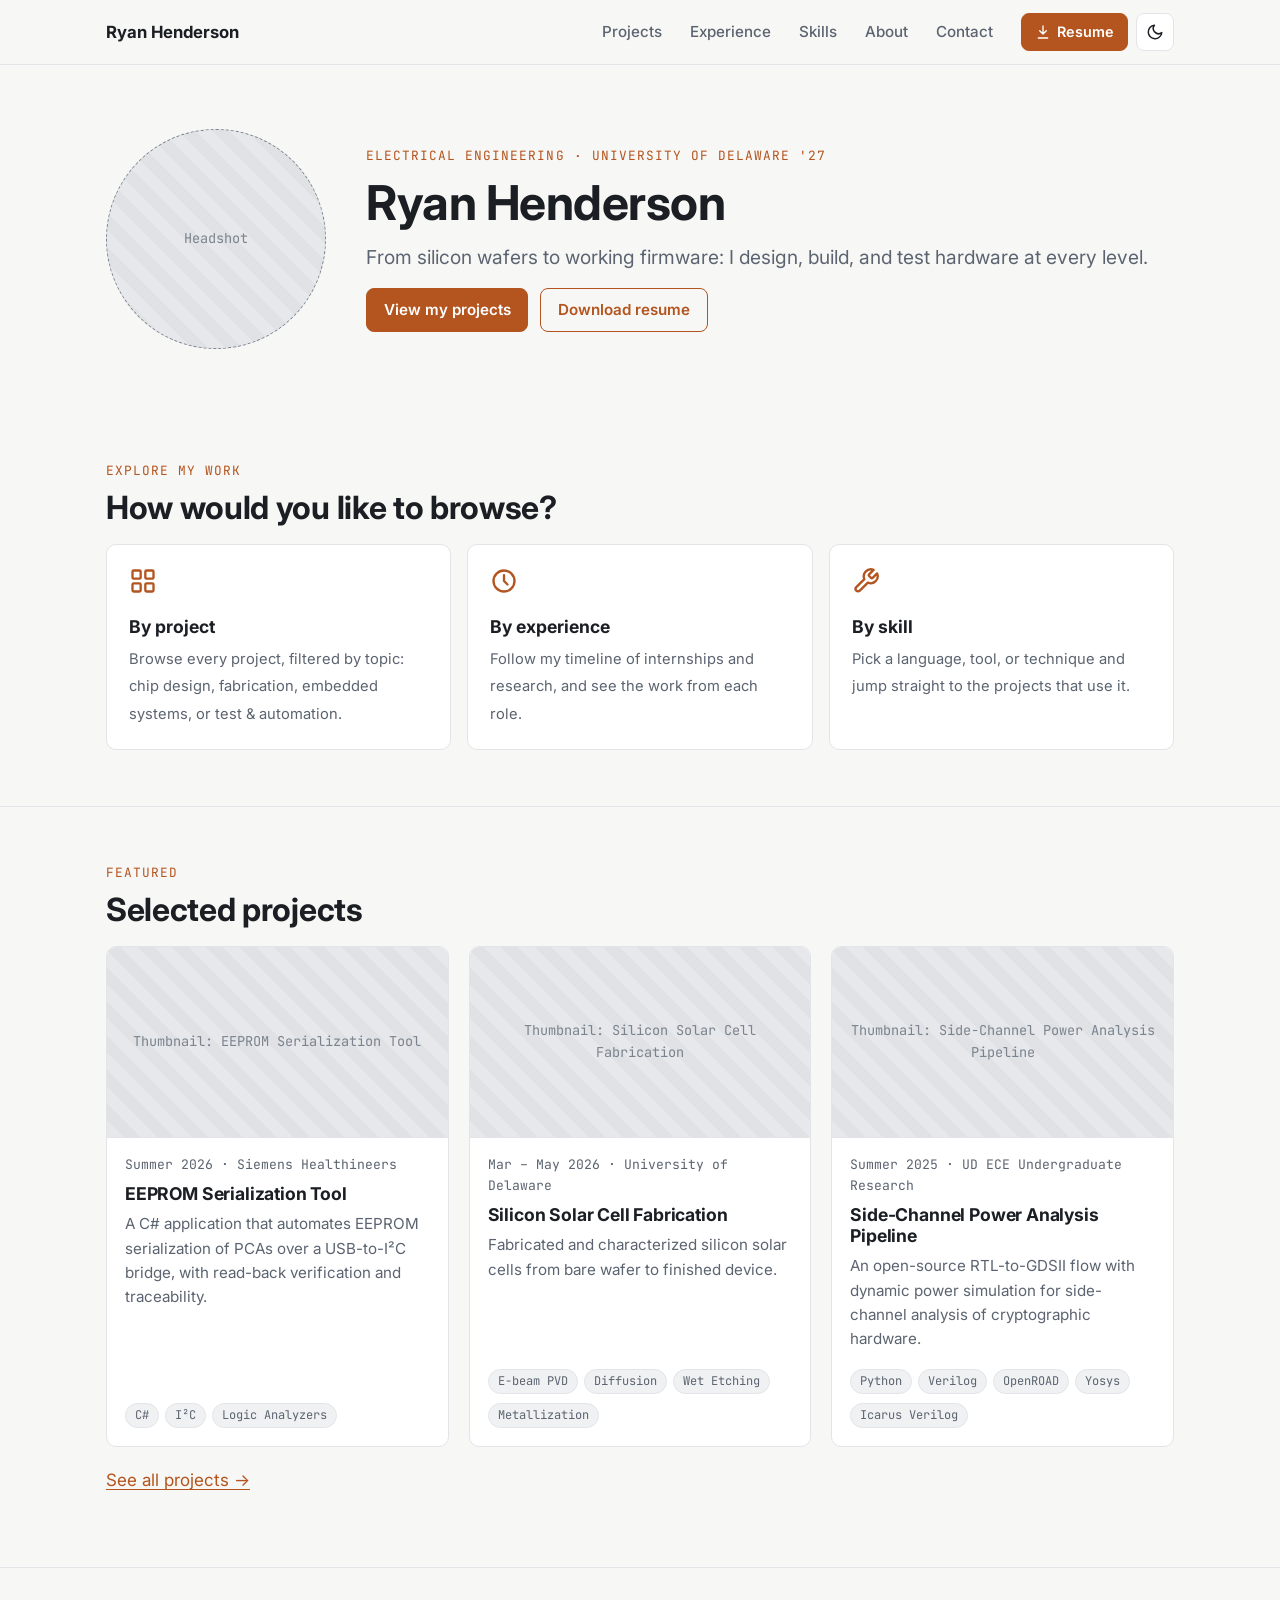
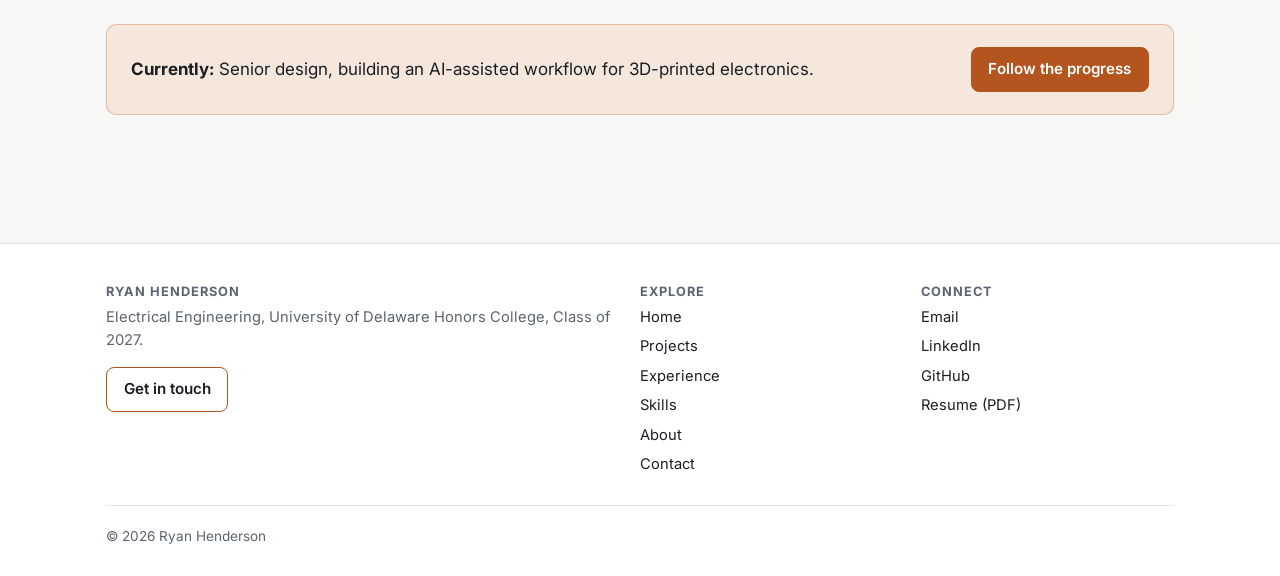
<file: index.html>
<!doctype html>
<html lang="en">
<head>
  <meta charset="utf-8">
  <meta name="viewport" content="width=device-width, initial-scale=1">
  <title>Ryan Henderson · Electrical Engineering Portfolio</title>
  <meta name="description" content="Portfolio of Ryan Henderson, Electrical Engineering student at the University of Delaware: chip design, semiconductor fabrication, embedded systems, and test automation.">
  <script>try{var t=localStorage.getItem("theme");if(t)document.documentElement.dataset.theme=t}catch(e){}</script>
  <link rel="preconnect" href="https://fonts.googleapis.com">
  <link rel="preconnect" href="https://fonts.gstatic.com" crossorigin>
  <link href="https://fonts.googleapis.com/css2?family=Inter:wght@400;500;600;700&family=JetBrains+Mono:wght@400;500&display=swap" rel="stylesheet">
  <link rel="stylesheet" href="css/styles.css">
  <script src="js/data.js" defer></script>
  <script src="js/main.js" defer></script>
</head>
<body data-page="home" data-root="">
  <a class="skip-link" href="#main">Skip to content</a>
  <header id="site-header"></header>

  <main id="main">
    <!-- Hero -->
    <section class="hero">
      <div class="container hero-inner">
        <div class="media-ph square" style="border-radius:50%">Headshot</div>
        <div>
          <p class="eyebrow">Electrical Engineering · University of Delaware '27</p>
          <h1>Ryan Henderson</h1>
          <p class="role">From silicon wafers to working firmware: I design, build, and test hardware at every level.</p>
          <div class="btn-row">
            <a class="btn" href="projects.html">View my projects</a>
            <a class="btn btn-outline" href="assets/resume.pdf" target="_blank" rel="noopener">Download resume</a>
          </div>
        </div>
      </div>
    </section>

    <!-- Explore: the user picks how to browse -->
    <section class="section">
      <div class="container">
        <p class="eyebrow">Explore my work</p>
        <h2>How would you like to browse?</h2>
        <div class="explore">
          <a href="projects.html">
            <div class="tile-icon"><svg viewBox="0 0 24 24" fill="none" stroke="currentColor" stroke-width="2" stroke-linecap="round" stroke-linejoin="round"><rect x="3" y="3" width="7" height="7" rx="1"/><rect x="14" y="3" width="7" height="7" rx="1"/><rect x="3" y="14" width="7" height="7" rx="1"/><rect x="14" y="14" width="7" height="7" rx="1"/></svg></div>
            <strong>By project</strong>
            <span class="muted">Browse every project, filtered by topic: chip design, fabrication, embedded systems, or test &amp; automation.</span>
          </a>
          <a href="experience.html">
            <div class="tile-icon"><svg viewBox="0 0 24 24" fill="none" stroke="currentColor" stroke-width="2" stroke-linecap="round" stroke-linejoin="round"><circle cx="12" cy="12" r="9"/><path d="M12 7v5l3 3"/></svg></div>
            <strong>By experience</strong>
            <span class="muted">Follow my timeline of internships and research, and see the work from each role.</span>
          </a>
          <a href="skills.html">
            <div class="tile-icon"><svg viewBox="0 0 24 24" fill="none" stroke="currentColor" stroke-width="2" stroke-linecap="round" stroke-linejoin="round"><path d="M14.7 6.3a1 1 0 0 0 0 1.4l1.6 1.6a1 1 0 0 0 1.4 0l3.8-3.8a6 6 0 0 1-7.9 7.9l-6.9 6.9a2.1 2.1 0 0 1-3-3l6.9-6.9a6 6 0 0 1 7.9-7.9l-3.8 3.8z"/></svg></div>
            <strong>By skill</strong>
            <span class="muted">Pick a language, tool, or technique and jump straight to the projects that use it.</span>
          </a>
        </div>
      </div>
    </section>

    <!-- Featured projects (generated from js/data.js) -->
    <section class="section">
      <div class="container">
        <p class="eyebrow">Featured</p>
        <h2>Selected projects</h2>
        <div class="grid" id="featured-projects"></div>
        <p style="margin-top:20px"><a href="projects.html">See all projects →</a></p>
      </div>
    </section>

    <!-- Currently working on -->
    <section class="section">
      <div class="container">
        <div class="callout">
          <p><strong>Currently:</strong> Senior design, building an AI-assisted workflow for 3D-printed electronics.</p>
          <a class="btn" href="projects/senior-design-3d-printed-electronics.html">Follow the progress</a>
        </div>
      </div>
    </section>
  </main>

  <footer id="site-footer"></footer>
</body>
</html>
</file>
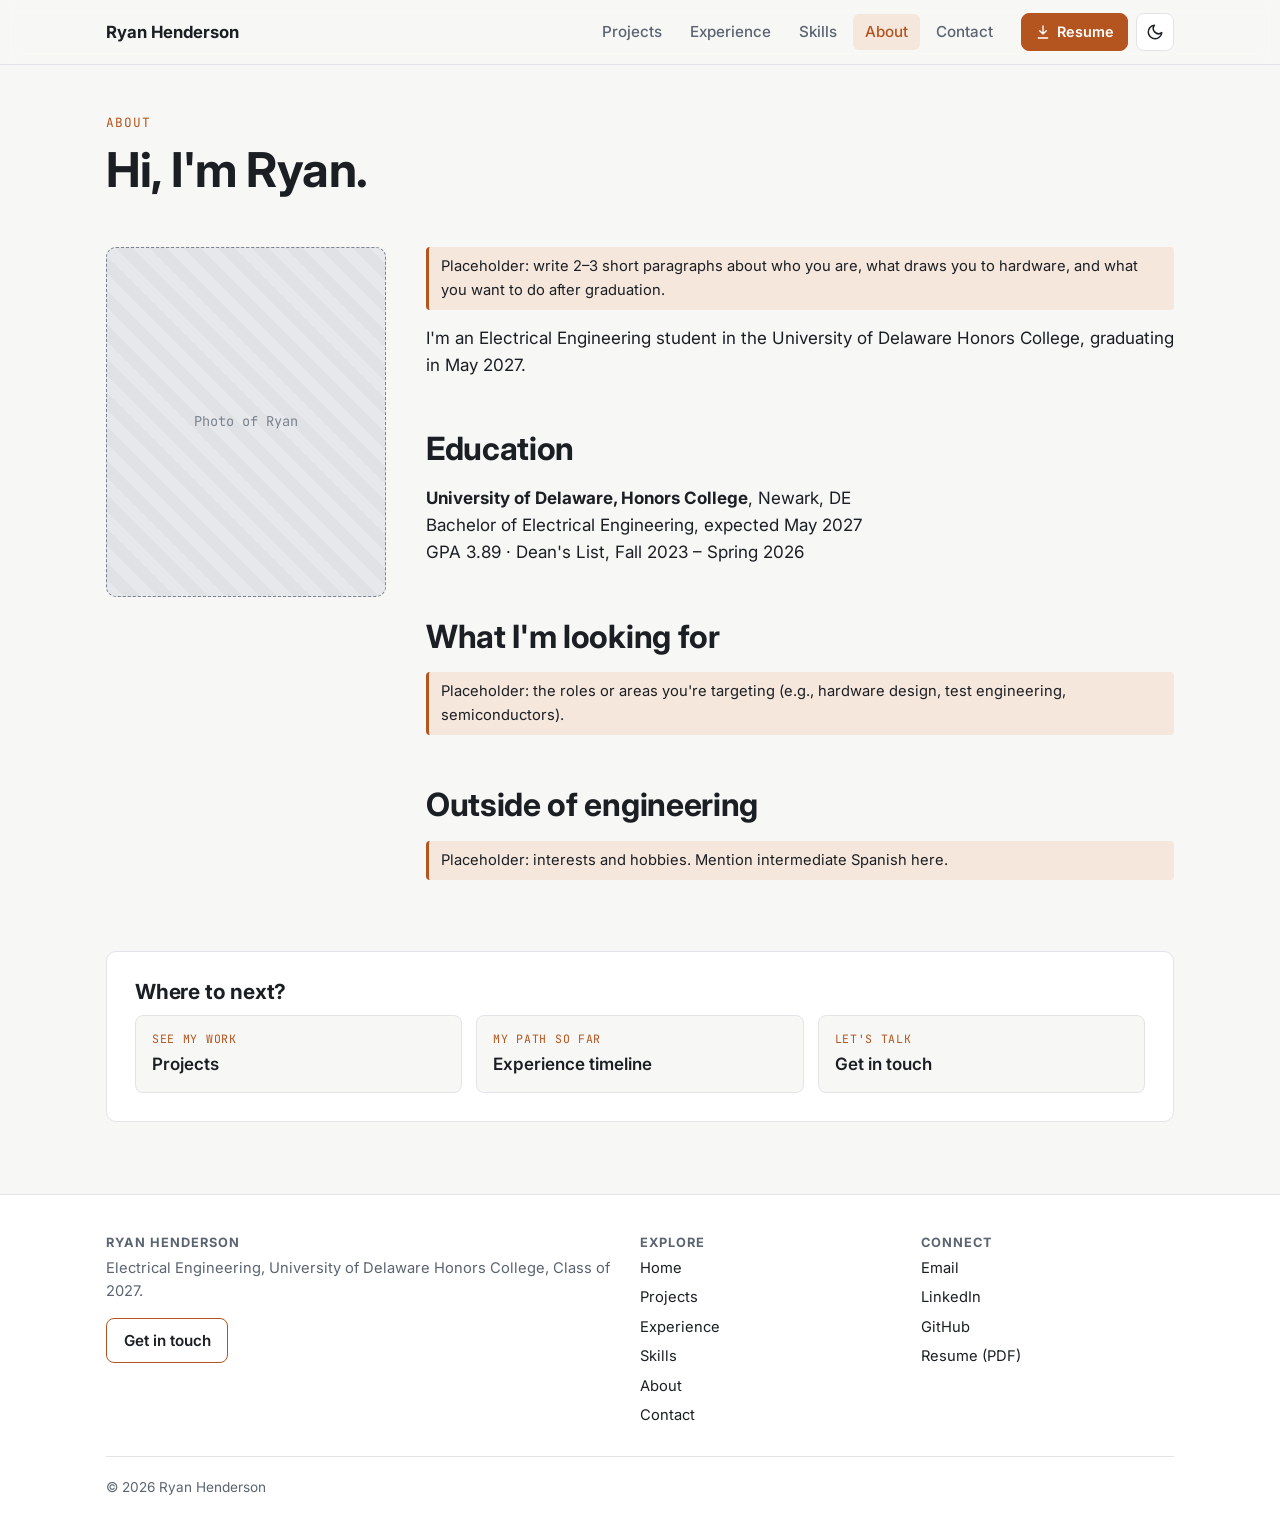
<file: about.html>
<!doctype html>
<html lang="en">
<head>
  <meta charset="utf-8">
  <meta name="viewport" content="width=device-width, initial-scale=1">
  <title>About · Ryan Henderson</title>
  <meta name="description" content="About Ryan Henderson, Electrical Engineering student at the University of Delaware Honors College.">
  <script>try{var t=localStorage.getItem("theme");if(t)document.documentElement.dataset.theme=t}catch(e){}</script>
  <link rel="preconnect" href="https://fonts.googleapis.com">
  <link rel="preconnect" href="https://fonts.gstatic.com" crossorigin>
  <link href="https://fonts.googleapis.com/css2?family=Inter:wght@400;500;600;700&family=JetBrains+Mono:wght@400;500&display=swap" rel="stylesheet">
  <link rel="stylesheet" href="css/styles.css">
  <script src="js/data.js" defer></script>
  <script src="js/main.js" defer></script>
</head>
<body data-page="about" data-root="">
  <a class="skip-link" href="#main">Skip to content</a>
  <header id="site-header"></header>

  <main id="main">
    <div class="container">
      <header class="page-header">
        <p class="eyebrow">About</p>
        <h1>Hi, I'm Ryan.</h1>
      </header>

      <div class="two-col">
        <div class="media-ph portrait">Photo of Ryan</div>
        <div class="prose">
          <p class="todo">Placeholder: write 2–3 short paragraphs about who you are, what draws you to hardware, and what you want to do after graduation.</p>
          <p>I'm an Electrical Engineering student in the University of Delaware Honors College, graduating in May 2027.</p>

          <h2>Education</h2>
          <p><strong>University of Delaware, Honors College</strong>, Newark, DE<br>
          Bachelor of Electrical Engineering, expected May 2027<br>
          GPA 3.89 · Dean's List, Fall 2023 – Spring 2026</p>

          <h2>What I'm looking for</h2>
          <p class="todo">Placeholder: the roles or areas you're targeting (e.g., hardware design, test engineering, semiconductors).</p>

          <h2>Outside of engineering</h2>
          <p class="todo">Placeholder: interests and hobbies. Mention intermediate Spanish here.</p>
        </div>
      </div>

      <section class="next-steps">
        <h2>Where to next?</h2>
        <div class="next-grid">
          <a class="next-link" href="projects.html"><small>See my work</small><span>Projects</span></a>
          <a class="next-link" href="experience.html"><small>My path so far</small><span>Experience timeline</span></a>
          <a class="next-link" href="contact.html"><small>Let's talk</small><span>Get in touch</span></a>
        </div>
      </section>
    </div>
  </main>

  <footer id="site-footer"></footer>
</body>
</html>
</file>
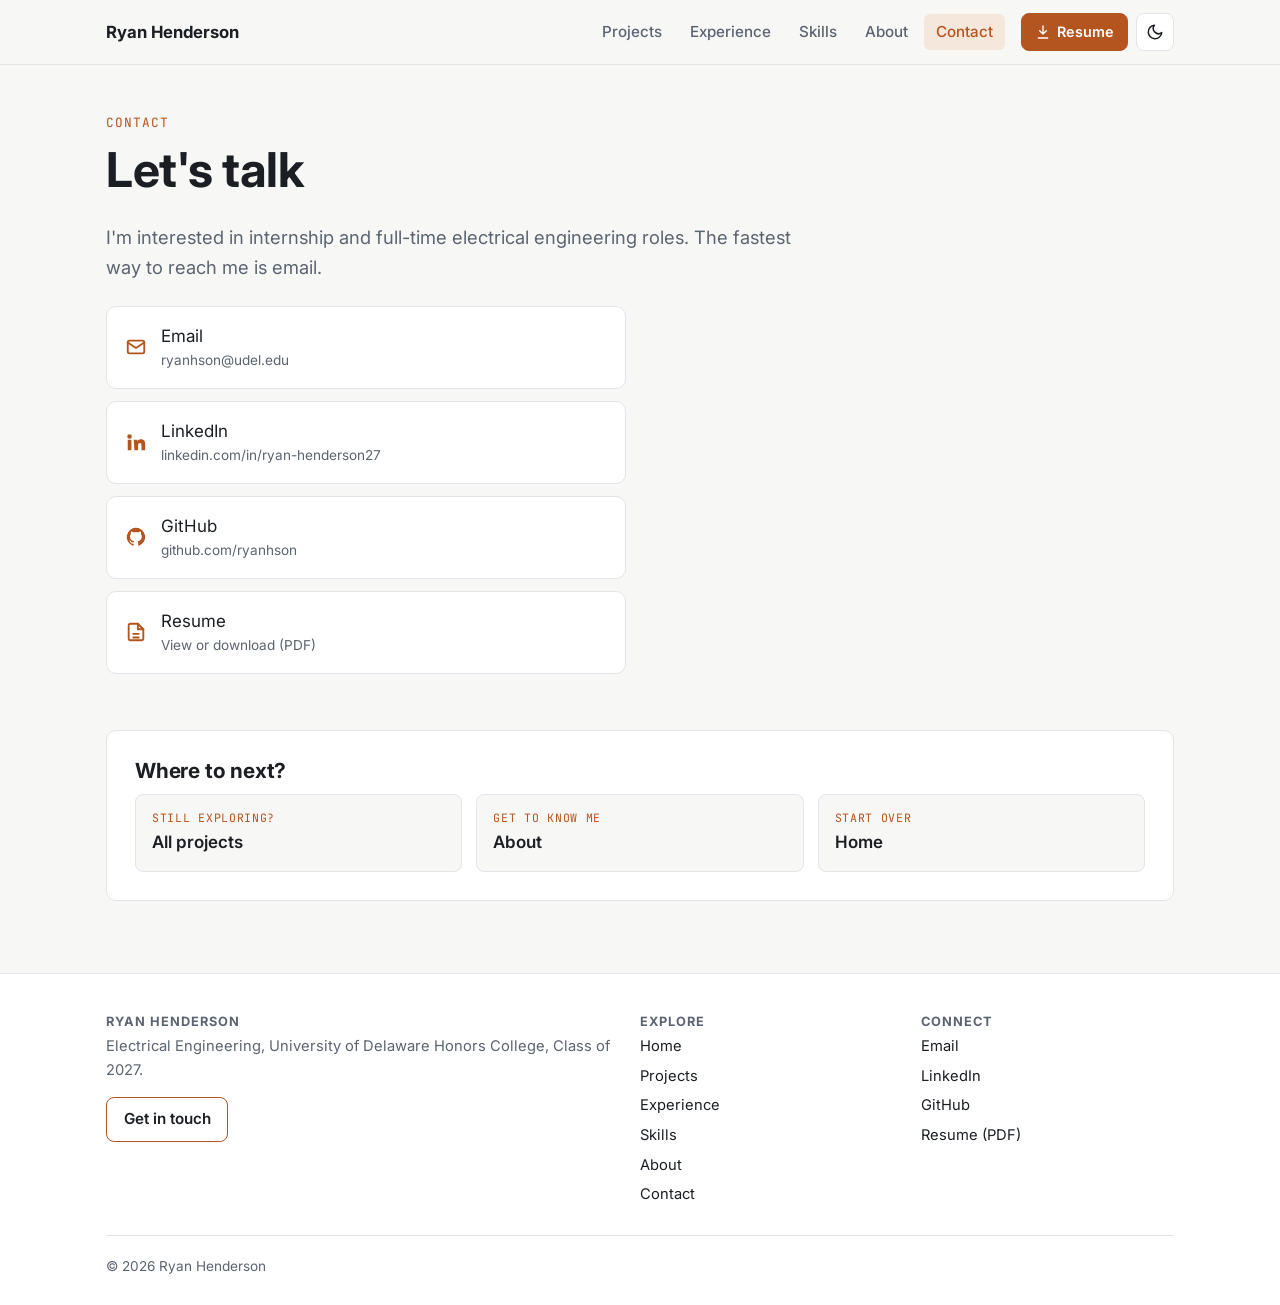
<file: contact.html>
<!doctype html>
<html lang="en">
<head>
  <meta charset="utf-8">
  <meta name="viewport" content="width=device-width, initial-scale=1">
  <title>Contact · Ryan Henderson</title>
  <meta name="description" content="Contact Ryan Henderson by email or LinkedIn, or download his resume.">
  <script>try{var t=localStorage.getItem("theme");if(t)document.documentElement.dataset.theme=t}catch(e){}</script>
  <link rel="preconnect" href="https://fonts.googleapis.com">
  <link rel="preconnect" href="https://fonts.gstatic.com" crossorigin>
  <link href="https://fonts.googleapis.com/css2?family=Inter:wght@400;500;600;700&family=JetBrains+Mono:wght@400;500&display=swap" rel="stylesheet">
  <link rel="stylesheet" href="css/styles.css">
  <script src="js/data.js" defer></script>
  <script src="js/main.js" defer></script>
</head>
<body data-page="contact" data-root="">
  <a class="skip-link" href="#main">Skip to content</a>
  <header id="site-header"></header>

  <main id="main">
    <div class="container">
      <header class="page-header">
        <p class="eyebrow">Contact</p>
        <h1>Let's talk</h1>
        <p class="lead">I'm interested in internship and full-time electrical engineering roles. The fastest way to reach me is email.</p>
      </header>

      <ul class="contact-list">
        <li>
          <a href="mailto:ryanhson@udel.edu">
            <svg viewBox="0 0 24 24" fill="none" stroke="currentColor" stroke-width="2" stroke-linecap="round" stroke-linejoin="round"><rect x="3" y="5" width="18" height="14" rx="2"/><path d="M3 7l9 6 9-6"/></svg>
            <span>Email<small>ryanhson@udel.edu</small></span>
          </a>
        </li>
        <li>
          <a href="https://www.linkedin.com/in/ryan-henderson27" target="_blank" rel="noopener">
            <svg viewBox="0 0 24 24" fill="currentColor"><path d="M4.98 3.5a2.5 2.5 0 1 1 0 5 2.5 2.5 0 0 1 0-5zM3 9.5h4V21H3zM9.5 9.5h3.8v1.6h.1c.5-1 1.8-2 3.8-2 4 0 4.8 2.6 4.8 6V21h-4v-5.2c0-1.2 0-2.8-1.7-2.8s-2 1.3-2 2.7V21h-4z"/></svg>
            <span>LinkedIn<small>linkedin.com/in/ryan-henderson27</small></span>
          </a>
        </li>
        <li>
          <a href="https://github.com/ryanhson" target="_blank" rel="noopener">
            <svg viewBox="0 0 24 24" fill="currentColor"><path d="M12 2a10 10 0 0 0-3.2 19.5c.5.1.7-.2.7-.5v-1.7c-2.8.6-3.4-1.3-3.4-1.3-.5-1.2-1.1-1.5-1.1-1.5-.9-.6.1-.6.1-.6 1 .1 1.5 1 1.5 1 .9 1.5 2.4 1.1 2.9.8.1-.7.4-1.1.6-1.3-2.2-.3-4.6-1.1-4.6-5 0-1.1.4-2 1-2.7-.1-.3-.4-1.3.1-2.7 0 0 .8-.3 2.8 1a9.6 9.6 0 0 1 5 0c1.9-1.3 2.8-1 2.8-1 .5 1.4.2 2.4.1 2.7.6.7 1 1.6 1 2.7 0 3.9-2.3 4.7-4.6 5 .4.3.7.9.7 1.9V21c0 .3.2.6.7.5A10 10 0 0 0 12 2z"/></svg>
            <span>GitHub<small>github.com/ryanhson</small></span>
          </a>
        </li>
        <li>
          <a href="assets/resume.pdf" target="_blank" rel="noopener">
            <svg viewBox="0 0 24 24" fill="none" stroke="currentColor" stroke-width="2" stroke-linecap="round" stroke-linejoin="round"><path d="M14 3H6a2 2 0 0 0-2 2v14a2 2 0 0 0 2 2h12a2 2 0 0 0 2-2V9z"/><path d="M14 3v6h6M9 14h6M9 18h6"/></svg>
            <span>Resume<small>View or download (PDF)</small></span>
          </a>
        </li>
      </ul>

      <section class="next-steps">
        <h2>Where to next?</h2>
        <div class="next-grid">
          <a class="next-link" href="projects.html"><small>Still exploring?</small><span>All projects</span></a>
          <a class="next-link" href="about.html"><small>Get to know me</small><span>About</span></a>
          <a class="next-link" href="index.html"><small>Start over</small><span>Home</span></a>
        </div>
      </section>
    </div>
  </main>

  <footer id="site-footer"></footer>
</body>
</html>
</file>
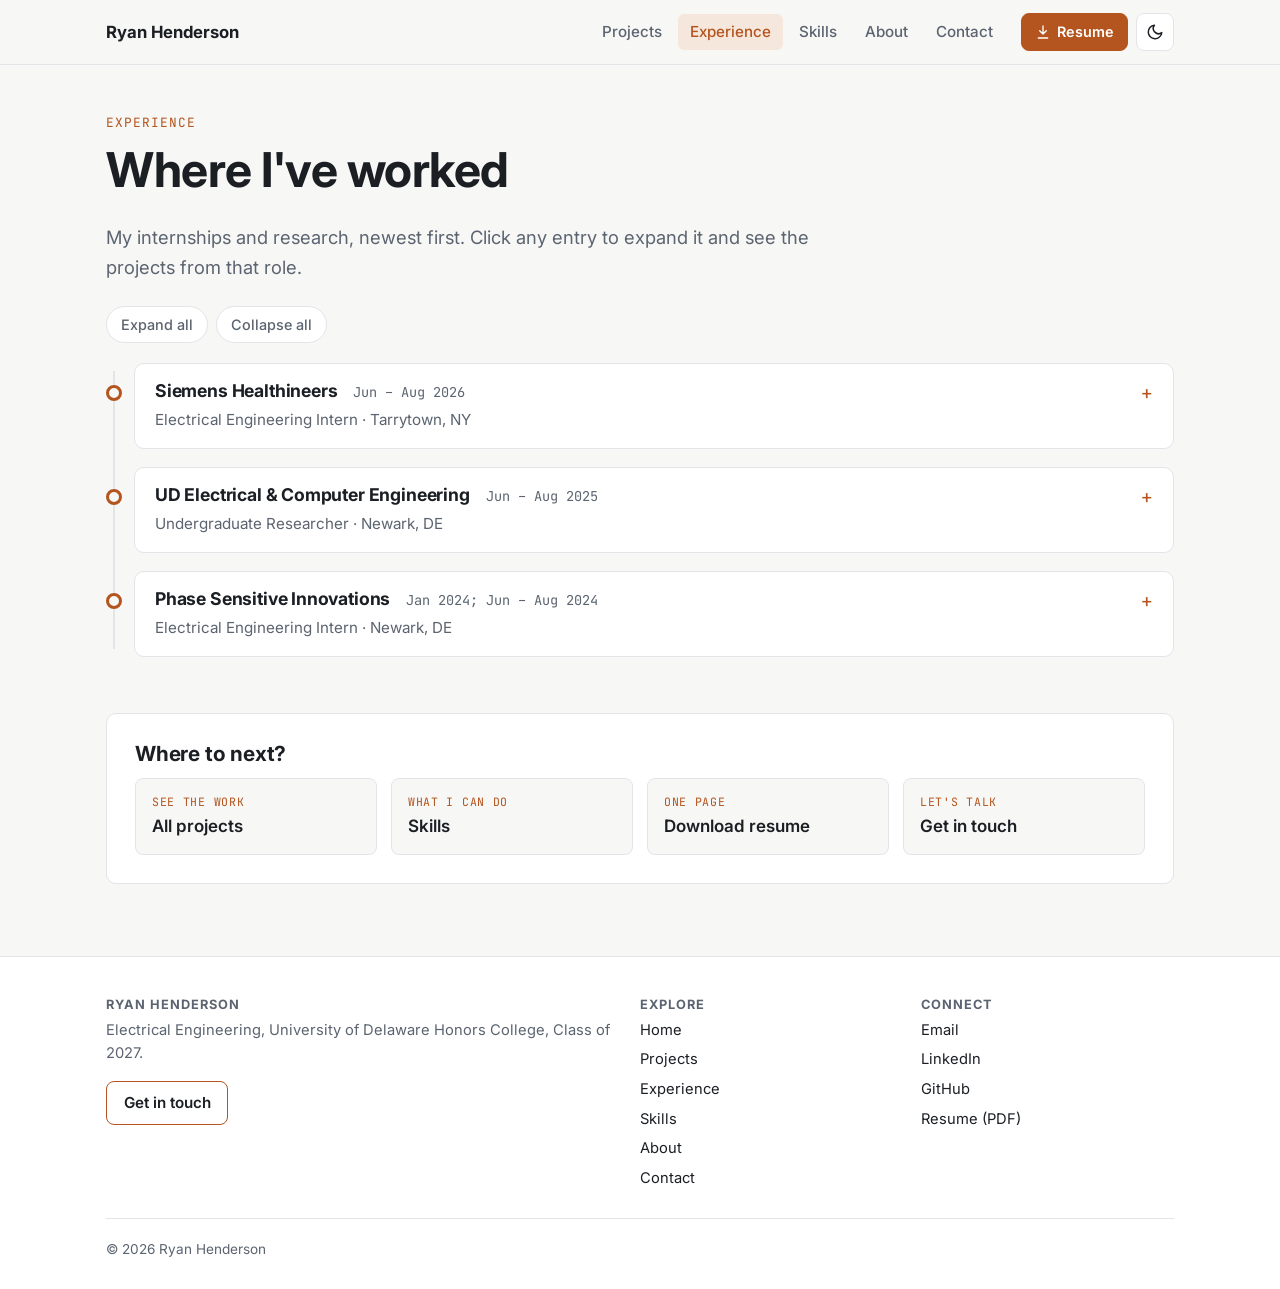
<file: experience.html>
<!doctype html>
<html lang="en">
<head>
  <meta charset="utf-8">
  <meta name="viewport" content="width=device-width, initial-scale=1">
  <title>Experience · Ryan Henderson</title>
  <meta name="description" content="Internships, research, and education of Ryan Henderson, Electrical Engineering student at the University of Delaware.">
  <script>try{var t=localStorage.getItem("theme");if(t)document.documentElement.dataset.theme=t}catch(e){}</script>
  <link rel="preconnect" href="https://fonts.googleapis.com">
  <link rel="preconnect" href="https://fonts.gstatic.com" crossorigin>
  <link href="https://fonts.googleapis.com/css2?family=Inter:wght@400;500;600;700&family=JetBrains+Mono:wght@400;500&display=swap" rel="stylesheet">
  <link rel="stylesheet" href="css/styles.css">
  <script src="js/data.js" defer></script>
  <script src="js/main.js" defer></script>
</head>
<body data-page="experience" data-root="">
  <a class="skip-link" href="#main">Skip to content</a>
  <header id="site-header"></header>

  <main id="main">
    <div class="container">
      <header class="page-header">
        <p class="eyebrow">Experience</p>
        <h1>Where I've worked</h1>
        <p class="lead">My internships and research, newest first. Click any entry to expand it and see the projects from that role.</p>
      </header>

      <div class="timeline-controls">
        <button class="filter-btn" type="button" id="expand-all">Expand all</button>
        <button class="filter-btn" type="button" id="collapse-all">Collapse all</button>
      </div>

      <!-- Each <li id="..."> matches an `experience` key in js/data.js.
           Project links inside [data-exp-projects] are filled in automatically. -->
      <ol class="timeline">
        <li id="siemens">
          <details>
            <summary>
              <h3>Siemens Healthineers</h3>
              <span class="when">Jun – Aug 2026</span>
              <span class="role">Electrical Engineering Intern · Tarrytown, NY</span>
            </summary>
            <div class="details-body">
              <ul>
                <li>Developed a C# application that interfaces with a USB-to-I²C bridge to automate EEPROM serialization of PCAs, with read-back verification, page-aware writes, ACK polling, and production traceability.</li>
                <li>Validated and debugged I²C EEPROM communication with a Saleae logic analyzer, resolving device addressing, write-cycle timing, page boundary, and hardware/software integration issues.</li>
                <li>Built a Python BOM availability tool using Playwright and openpyxl that checks component stock across approved distributors and generates color-coded sourcing reports.</li>
              </ul>
              <div class="exp-projects"><h4>Projects from this role</h4><ul data-exp-projects="siemens"></ul></div>
            </div>
          </details>
        </li>

        <li id="research">
          <details>
            <summary>
              <h3>UD Electrical &amp; Computer Engineering</h3>
              <span class="when">Jun – Aug 2025</span>
              <span class="role">Undergraduate Researcher · Newark, DE</span>
            </summary>
            <div class="details-body">
              <ul>
                <li>Implemented an open-source pipeline for RTL-to-GDSII chip design, gate-level netlist activity simulation, dynamic power tracing, and side-channel analysis.</li>
                <li>Optimized Python scripts that simulate the dynamic power consumption of cryptographic hardware, improving Pearson correlation coefficients in later correlation power analysis.</li>
                <li>Ran the open-source flow in 16 hours, compared with 24 hours for commercial flows.</li>
                <li>Extended analysis beyond gate level with layout-level data for more accurate power simulation and side-channel evaluation.</li>
              </ul>
              <div class="exp-projects"><h4>Project from this role</h4><ul data-exp-projects="research"></ul></div>
            </div>
          </details>
        </li>

        <li id="psi">
          <details>
            <summary>
              <h3>Phase Sensitive Innovations</h3>
              <span class="when">Jan 2024; Jun – Aug 2024</span>
              <span class="role">Electrical Engineering Intern · Newark, DE</span>
            </summary>
            <div class="details-body">
              <ul>
                <li>Soldered, cleaned, and flattened PCBs for integration into RF antenna arrays.</li>
                <li>Operated wire bonders on PCBs and performed integrity testing to ensure reliable connections.</li>
                <li>Wrote and revised technical documents on lab equipment operation and standardized procedures.</li>
              </ul>
            </div>
          </details>
        </li>
      </ol>

      <section class="next-steps">
        <h2>Where to next?</h2>
        <div class="next-grid">
          <a class="next-link" href="projects.html"><small>See the work</small><span>All projects</span></a>
          <a class="next-link" href="skills.html"><small>What I can do</small><span>Skills</span></a>
          <a class="next-link" href="assets/resume.pdf" target="_blank" rel="noopener"><small>One page</small><span>Download resume</span></a>
          <a class="next-link" href="contact.html"><small>Let's talk</small><span>Get in touch</span></a>
        </div>
      </section>
    </div>
  </main>

  <footer id="site-footer"></footer>
</body>
</html>
</file>
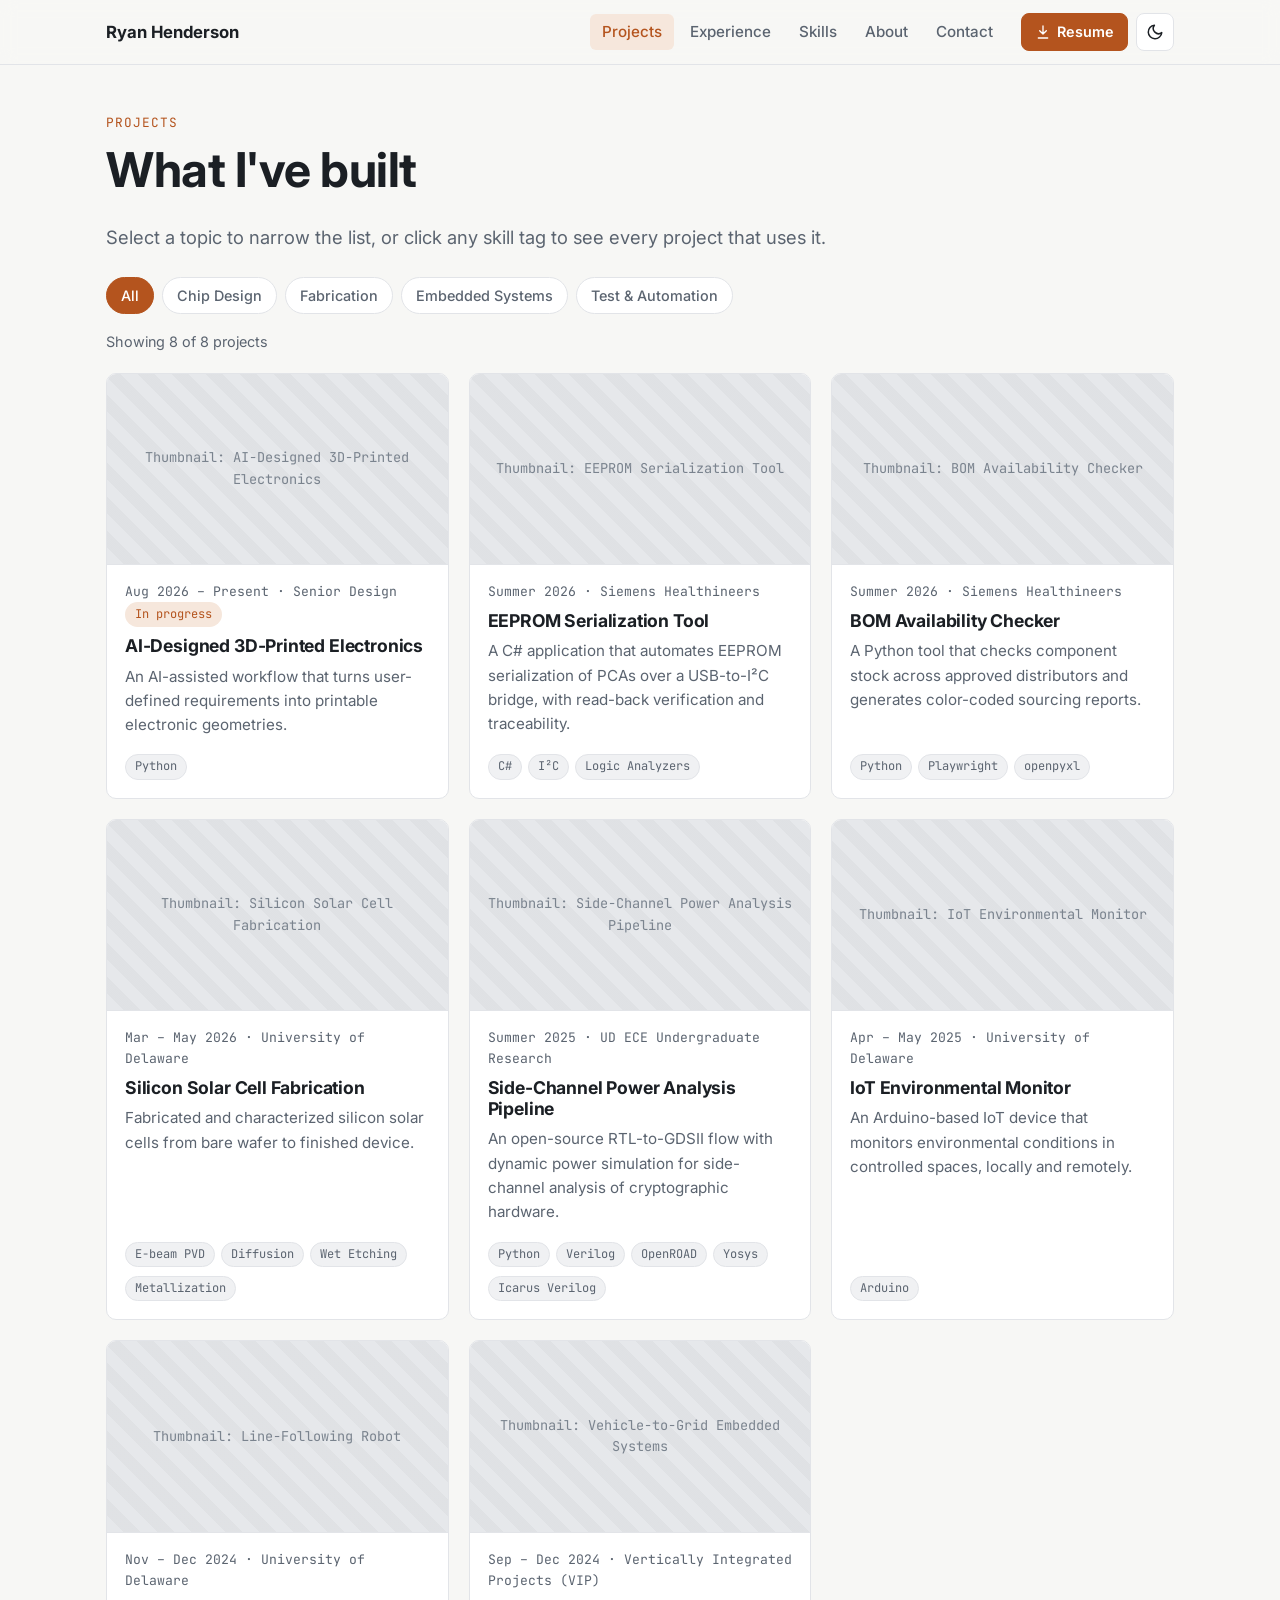
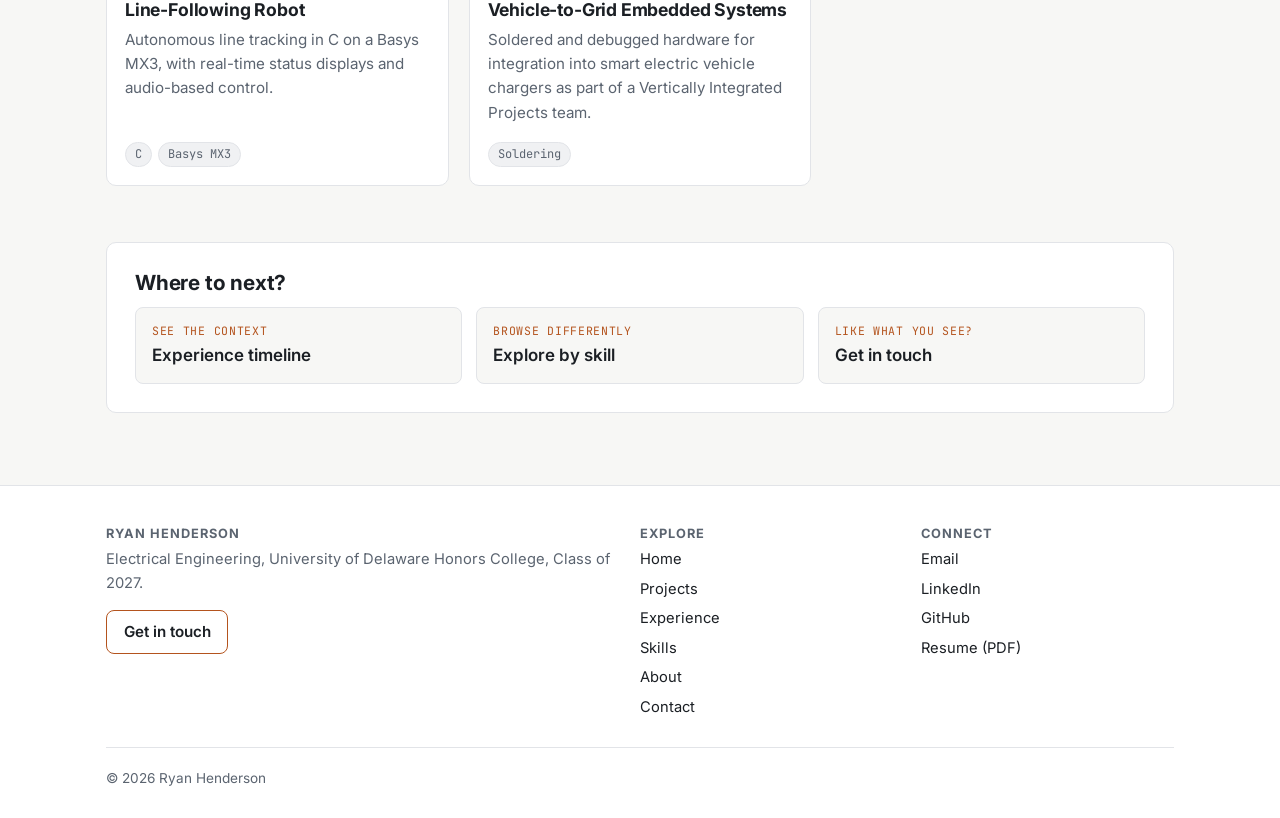
<file: projects.html>
<!doctype html>
<html lang="en">
<head>
  <meta charset="utf-8">
  <meta name="viewport" content="width=device-width, initial-scale=1">
  <title>Projects · Ryan Henderson</title>
  <meta name="description" content="Projects by Ryan Henderson in chip design, semiconductor fabrication, embedded systems, and test automation.">
  <script>try{var t=localStorage.getItem("theme");if(t)document.documentElement.dataset.theme=t}catch(e){}</script>
  <link rel="preconnect" href="https://fonts.googleapis.com">
  <link rel="preconnect" href="https://fonts.gstatic.com" crossorigin>
  <link href="https://fonts.googleapis.com/css2?family=Inter:wght@400;500;600;700&family=JetBrains+Mono:wght@400;500&display=swap" rel="stylesheet">
  <link rel="stylesheet" href="css/styles.css">
  <script src="js/data.js" defer></script>
  <script src="js/main.js" defer></script>
</head>
<body data-page="projects" data-root="">
  <a class="skip-link" href="#main">Skip to content</a>
  <header id="site-header"></header>

  <main id="main">
    <div class="container">
      <header class="page-header">
        <p class="eyebrow">Projects</p>
        <h1>What I've built</h1>
        <p class="lead">Select a topic to narrow the list, or click any skill tag to see every project that uses it.</p>
      </header>

      <div class="filters" id="area-filters" role="group" aria-label="Filter by focus area"></div>
      <div class="active-filter" id="active-filter" hidden></div>
      <p class="result-count" id="result-count" aria-live="polite"></p>

      <div class="grid" id="project-grid"></div>
      <div class="empty-state" id="empty-state" hidden>
        <p>No projects match this combination.</p>
        <button class="btn btn-outline" type="button">Show all projects</button>
      </div>

      <noscript><p class="todo">Turn on JavaScript to see the project gallery.</p></noscript>

      <section class="section">
        <h2>More projects</h2>
        <ul class="compact-list" id="more-projects"></ul>
      </section>

      <section class="next-steps">
        <h2>Where to next?</h2>
        <div class="next-grid">
          <a class="next-link" href="experience.html"><small>See the context</small><span>Experience timeline</span></a>
          <a class="next-link" href="skills.html"><small>Browse differently</small><span>Explore by skill</span></a>
          <a class="next-link" href="contact.html"><small>Like what you see?</small><span>Get in touch</span></a>
        </div>
      </section>
    </div>
  </main>

  <footer id="site-footer"></footer>
</body>
</html>
</file>
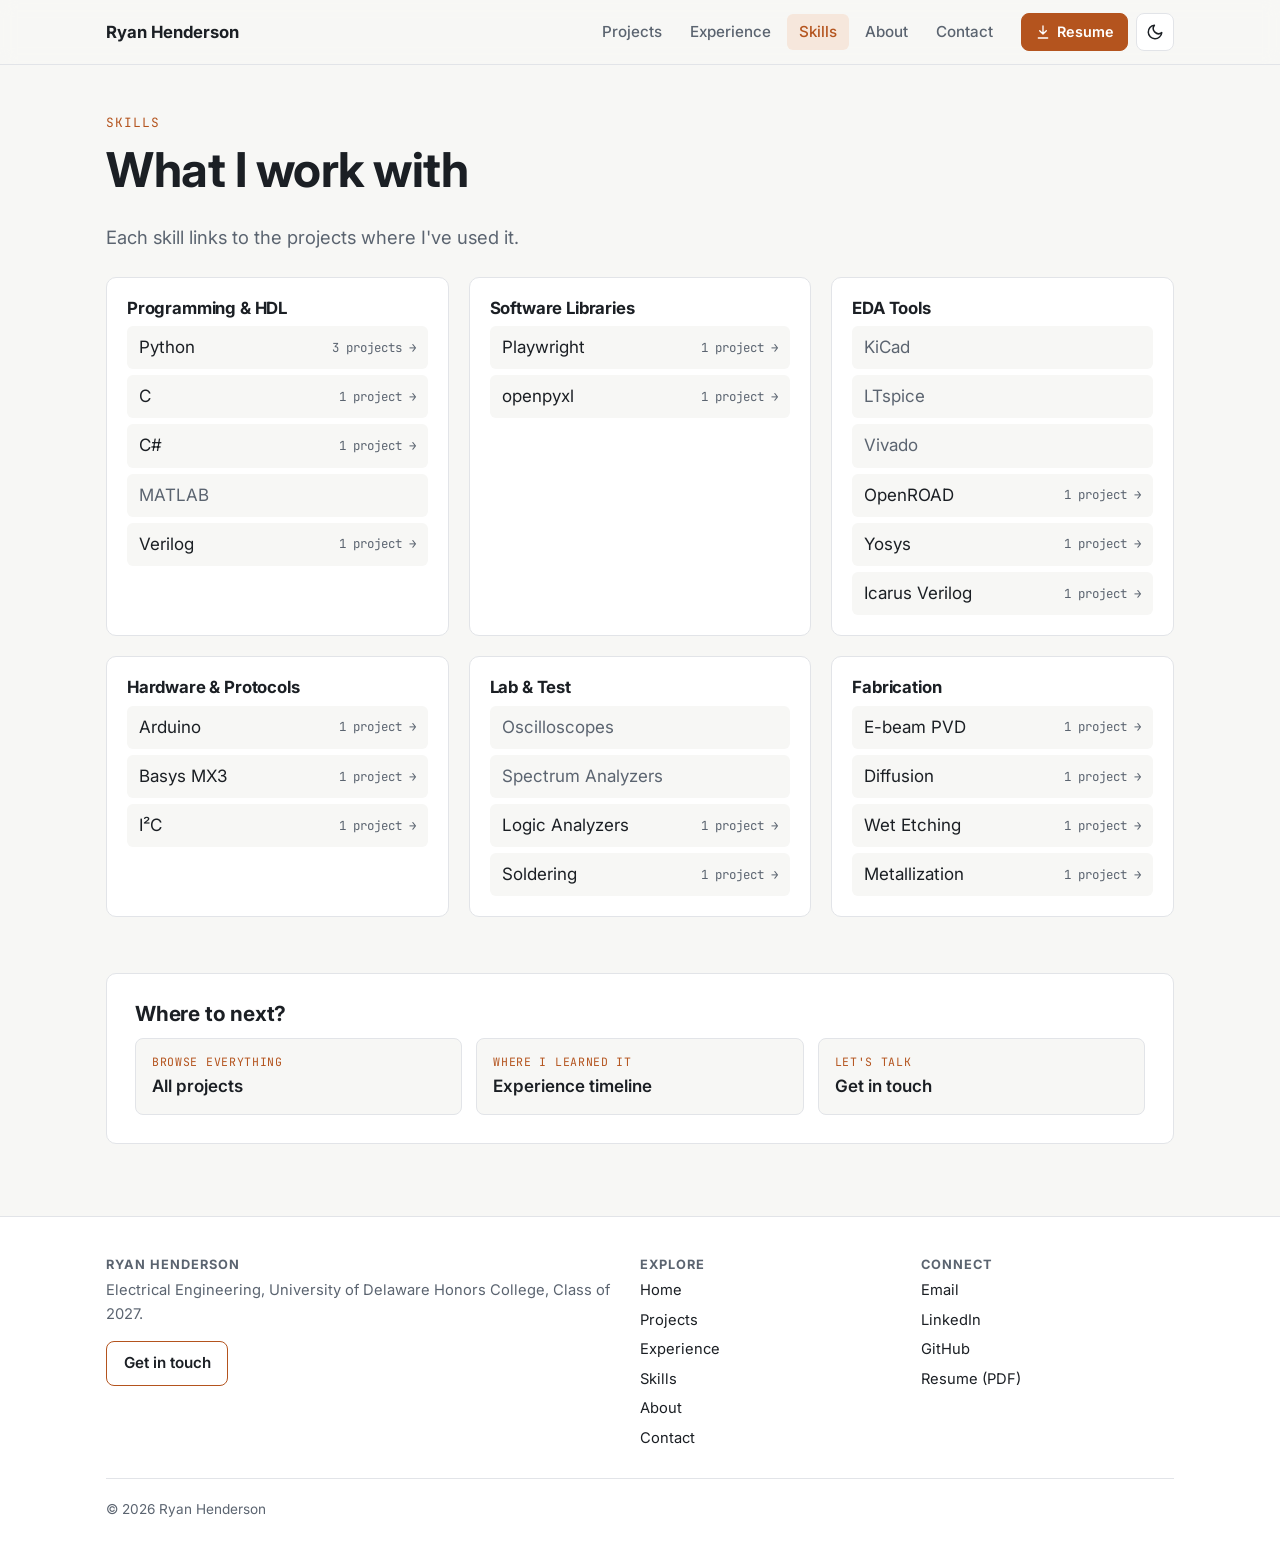
<file: skills.html>
<!doctype html>
<html lang="en">
<head>
  <meta charset="utf-8">
  <meta name="viewport" content="width=device-width, initial-scale=1">
  <title>Skills · Ryan Henderson</title>
  <meta name="description" content="Programming languages, EDA tools, lab equipment, and fabrication techniques Ryan Henderson has used, linked to the projects that use them.">
  <script>try{var t=localStorage.getItem("theme");if(t)document.documentElement.dataset.theme=t}catch(e){}</script>
  <link rel="preconnect" href="https://fonts.googleapis.com">
  <link rel="preconnect" href="https://fonts.gstatic.com" crossorigin>
  <link href="https://fonts.googleapis.com/css2?family=Inter:wght@400;500;600;700&family=JetBrains+Mono:wght@400;500&display=swap" rel="stylesheet">
  <link rel="stylesheet" href="css/styles.css">
  <script src="js/data.js" defer></script>
  <script src="js/main.js" defer></script>
</head>
<body data-page="skills" data-root="">
  <a class="skip-link" href="#main">Skip to content</a>
  <header id="site-header"></header>

  <main id="main">
    <div class="container">
      <header class="page-header">
        <p class="eyebrow">Skills</p>
        <h1>What I work with</h1>
        <p class="lead">Each skill links to the projects where I've used it.</p>
      </header>

      <!-- Generated from SKILL_GROUPS in js/data.js -->
      <div class="skill-groups" id="skill-groups"></div>

      <section class="next-steps">
        <h2>Where to next?</h2>
        <div class="next-grid">
          <a class="next-link" href="projects.html"><small>Browse everything</small><span>All projects</span></a>
          <a class="next-link" href="experience.html"><small>Where I learned it</small><span>Experience timeline</span></a>
          <a class="next-link" href="contact.html"><small>Let's talk</small><span>Get in touch</span></a>
        </div>
      </section>
    </div>
  </main>

  <footer id="site-footer"></footer>
</body>
</html>
</file>
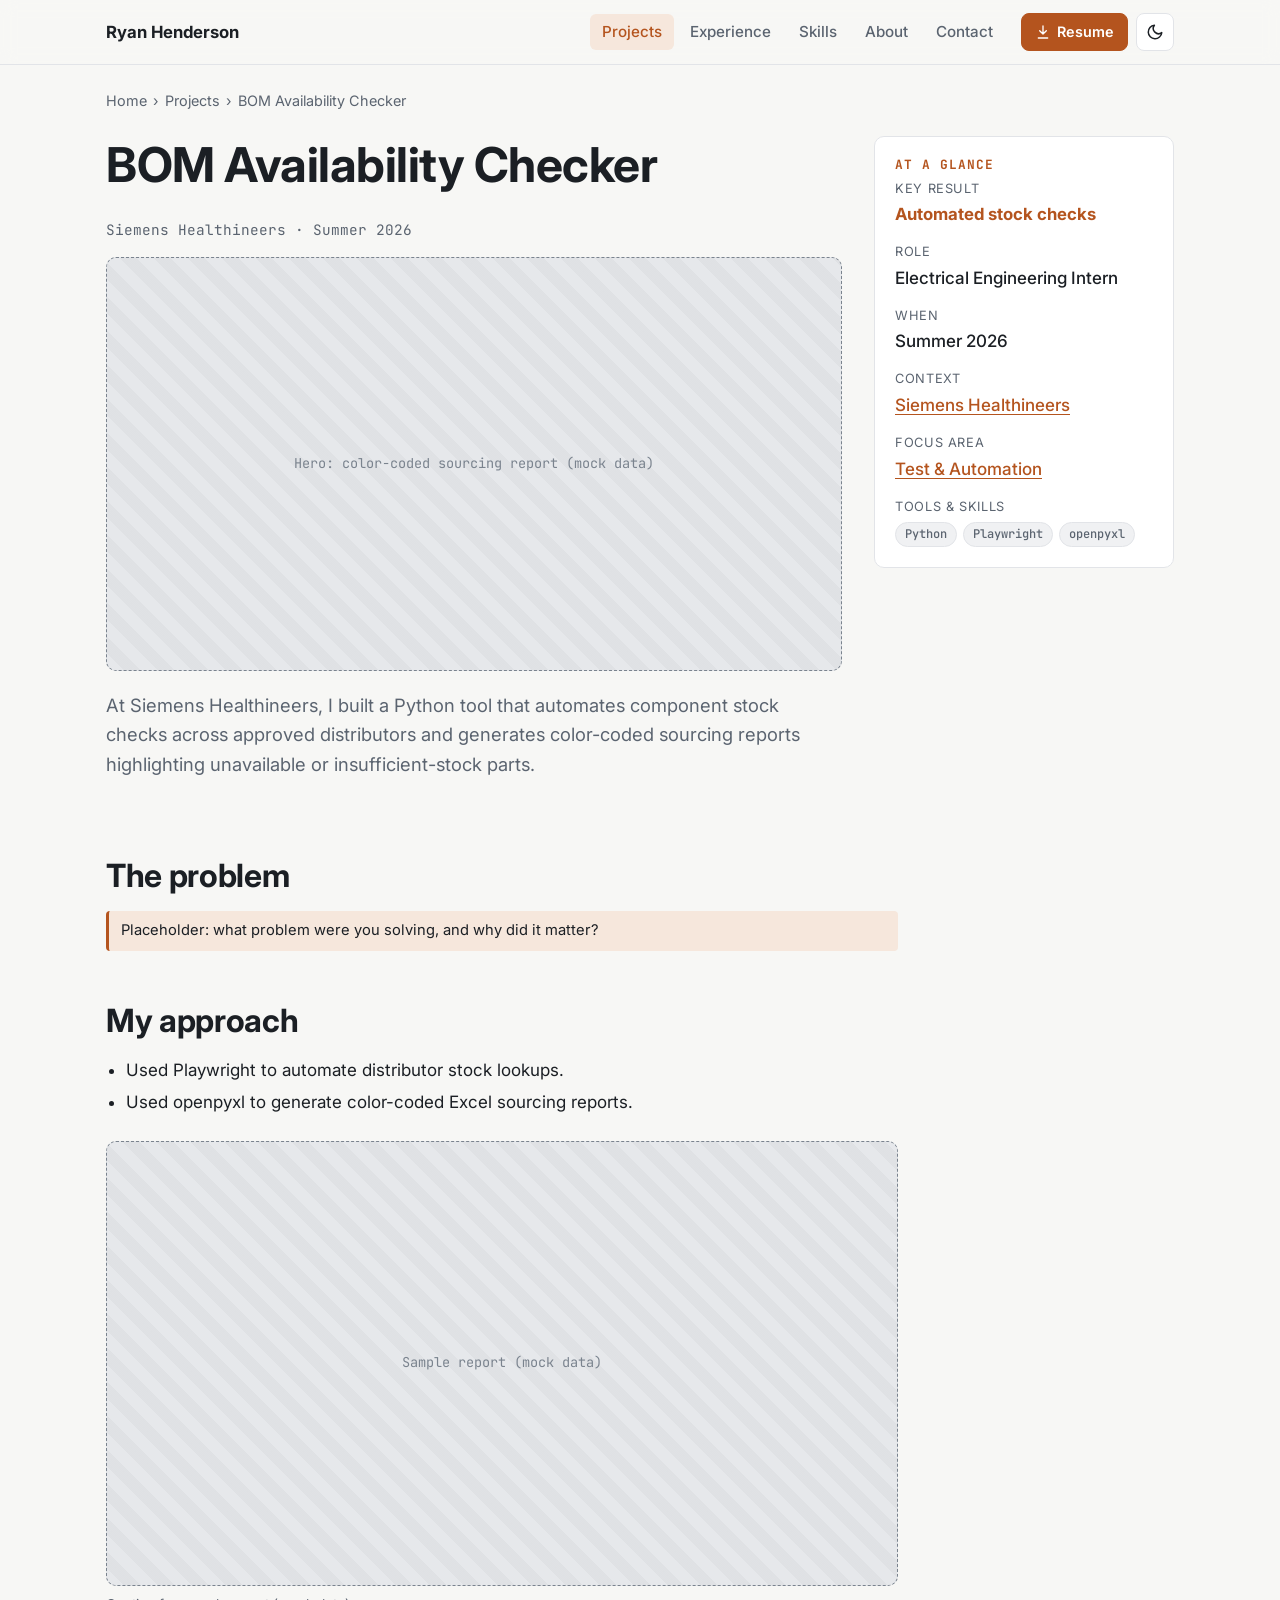
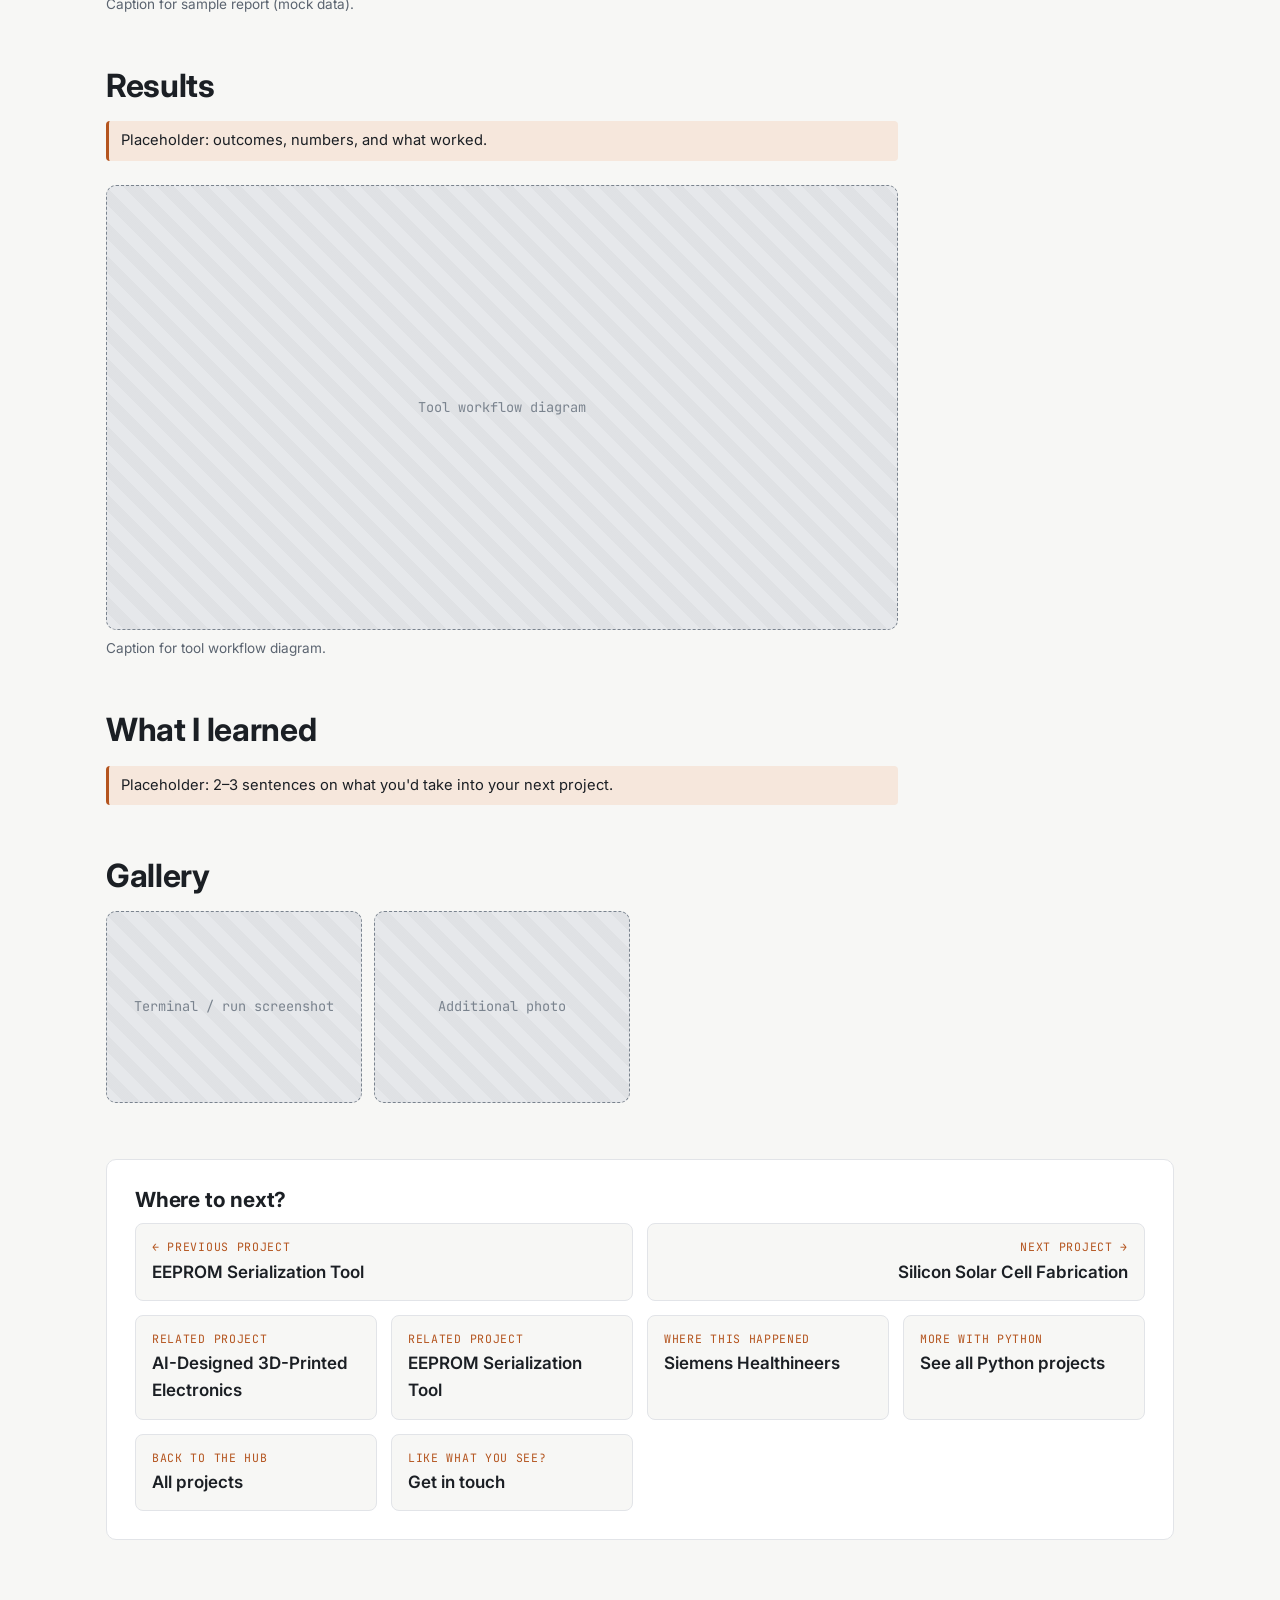
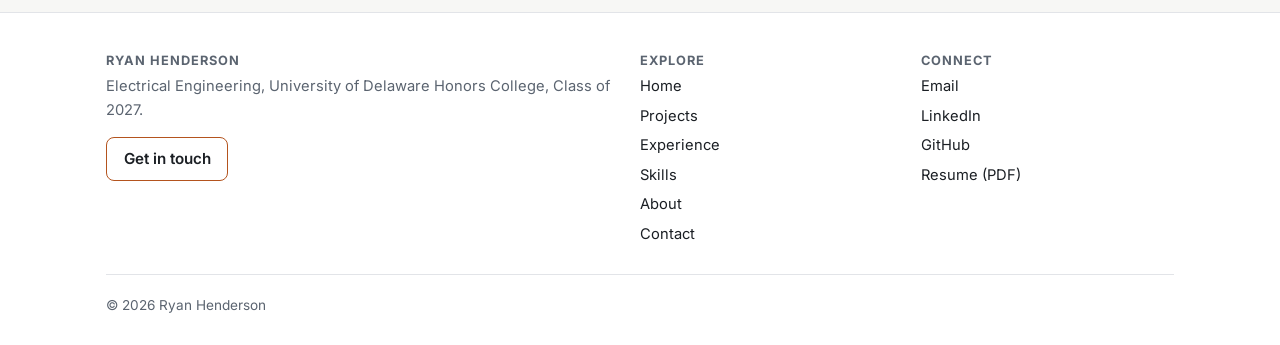
<file: projects/bom-availability-checker.html>
<!doctype html>
<html lang="en">
<head>
  <meta charset="utf-8">
  <meta name="viewport" content="width=device-width, initial-scale=1">
  <title>BOM Availability Checker · Ryan Henderson</title>
  <meta name="description" content="A Python tool that automates component stock checks across distributors and generates sourcing reports.">
  <script>try{var t=localStorage.getItem("theme");if(t)document.documentElement.dataset.theme=t}catch(e){}</script>
  <link rel="preconnect" href="https://fonts.googleapis.com">
  <link rel="preconnect" href="https://fonts.gstatic.com" crossorigin>
  <link href="https://fonts.googleapis.com/css2?family=Inter:wght@400;500;600;700&family=JetBrains+Mono:wght@400;500&display=swap" rel="stylesheet">
  <link rel="stylesheet" href="../css/styles.css">
  <script src="../js/data.js" defer></script>
  <script src="../js/main.js" defer></script>
</head>
<body data-page="project" data-root="../" data-project="bom-availability-checker">
  <a class="skip-link" href="#main">Skip to content</a>
  <header id="site-header"></header>

  <main id="main">
    <div class="container">
      <nav class="breadcrumbs" id="breadcrumbs" aria-label="Breadcrumb"></nav>

      <div class="project-hero">
        <div>
          <h1>BOM Availability Checker</h1>
          <p class="meta" id="project-meta"></p>
          <figure class="hero-media">
            <div class="media-ph">Hero: color-coded sourcing report (mock data)</div>
          </figure>
          <p class="lead">At Siemens Healthineers, I built a Python tool that automates component stock checks across approved distributors and generates color-coded sourcing reports highlighting unavailable or insufficient-stock parts.</p>
        </div>
        <!-- Filled in from js/data.js: key result, role, dates, tools -->
        <aside class="glance" id="glance"></aside>
      </div>

      <article class="prose">
        <h2>The problem</h2>
          <p class="todo">Placeholder: what problem were you solving, and why did it matter?</p>

        <h2>My approach</h2>
          <ul>
            <li>Used Playwright to automate distributor stock lookups.</li>
            <li>Used openpyxl to generate color-coded Excel sourcing reports.</li>
          </ul>
          <figure>
            <div class="media-ph">Sample report (mock data)</div>
            <figcaption>Caption for sample report (mock data).</figcaption>
          </figure>

        <h2>Results</h2>
          <p class="todo">Placeholder: outcomes, numbers, and what worked.</p>
          <figure>
            <div class="media-ph">Tool workflow diagram</div>
            <figcaption>Caption for tool workflow diagram.</figcaption>
          </figure>

        <h2>What I learned</h2>
          <p class="todo">Placeholder: 2–3 sentences on what you'd take into your next project.</p>

        <h2>Gallery</h2>
        <!-- Replace placeholders with <img src="../assets/images/..." alt="..."> — clicking enlarges them. -->
        <div class="gallery">
          <div class="media-ph">Terminal / run screenshot</div>
          <div class="media-ph">Additional photo</div>
        </div>
      </article>

      <!-- Filled in from js/data.js: prev/next, related projects, context, contact -->
      <section id="next-steps" aria-label="Where to next"></section>
    </div>
  </main>

  <footer id="site-footer"></footer>
</body>
</html>
</file>
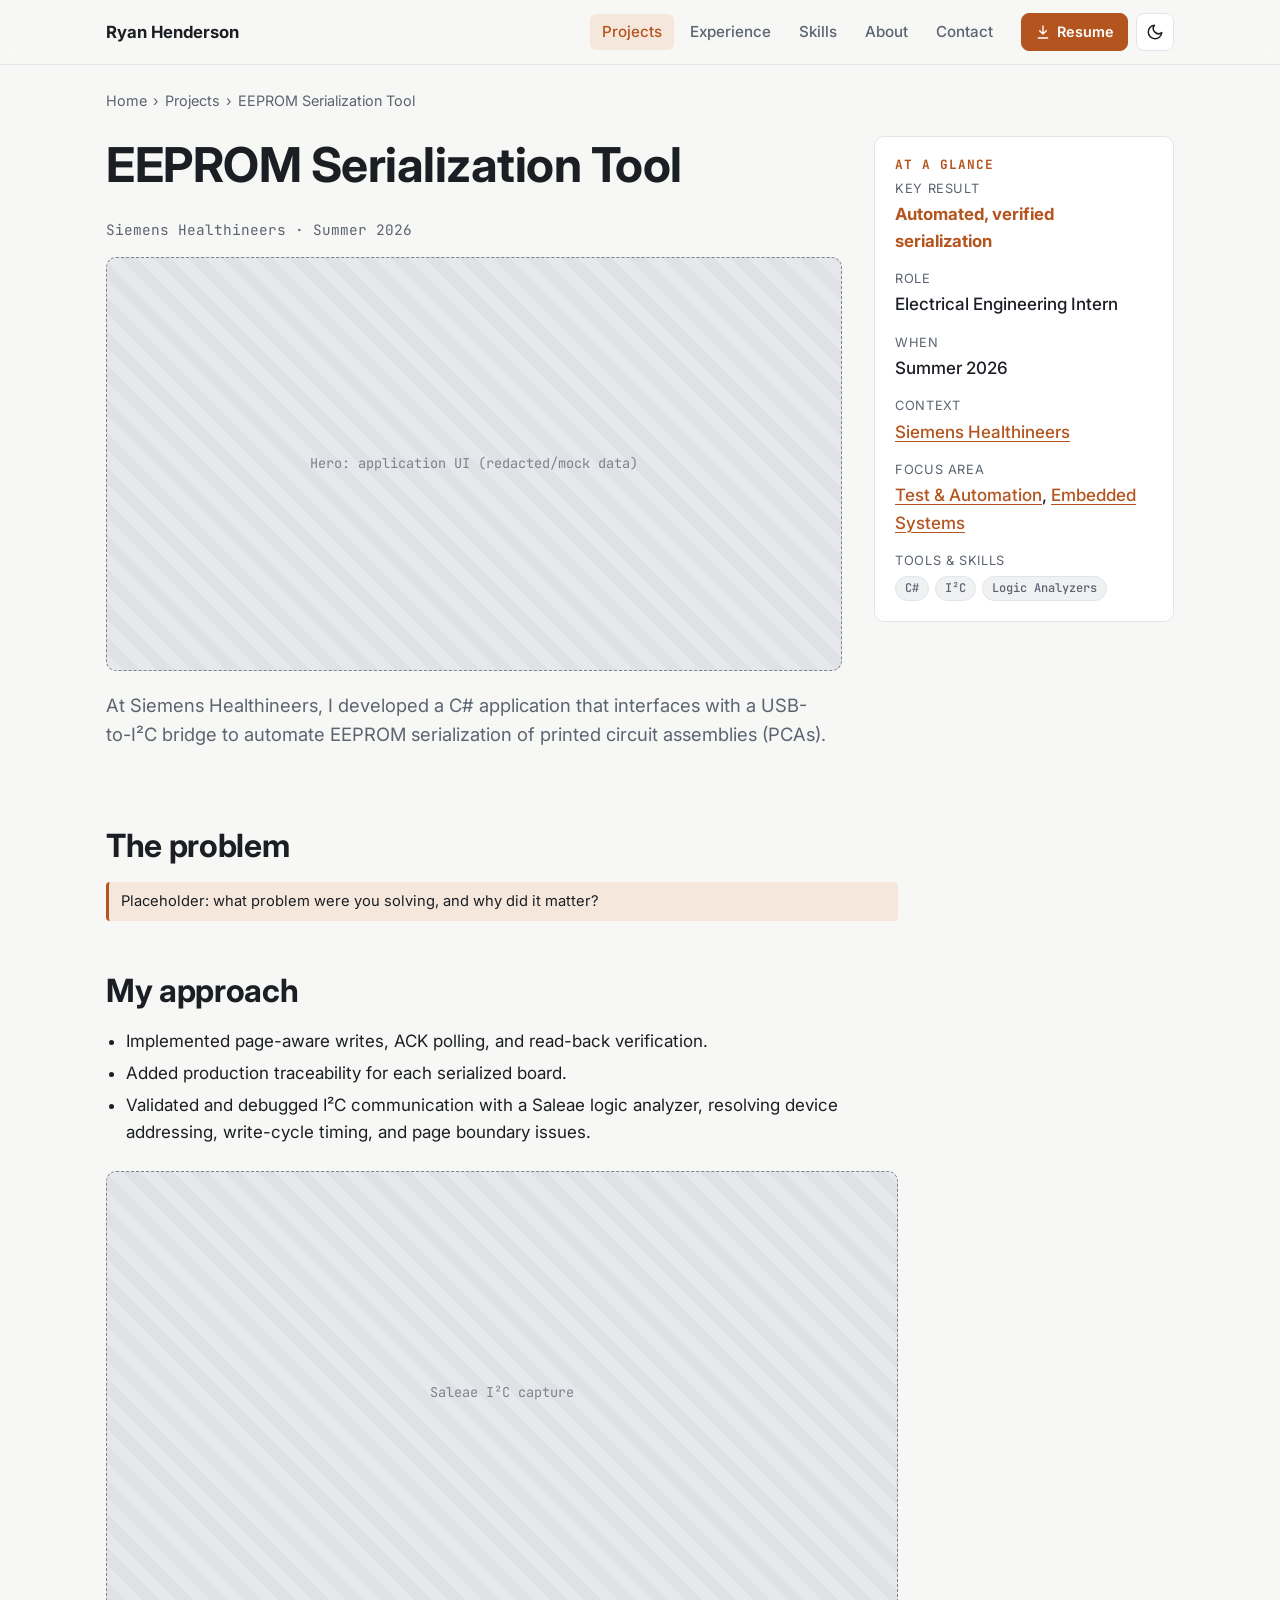
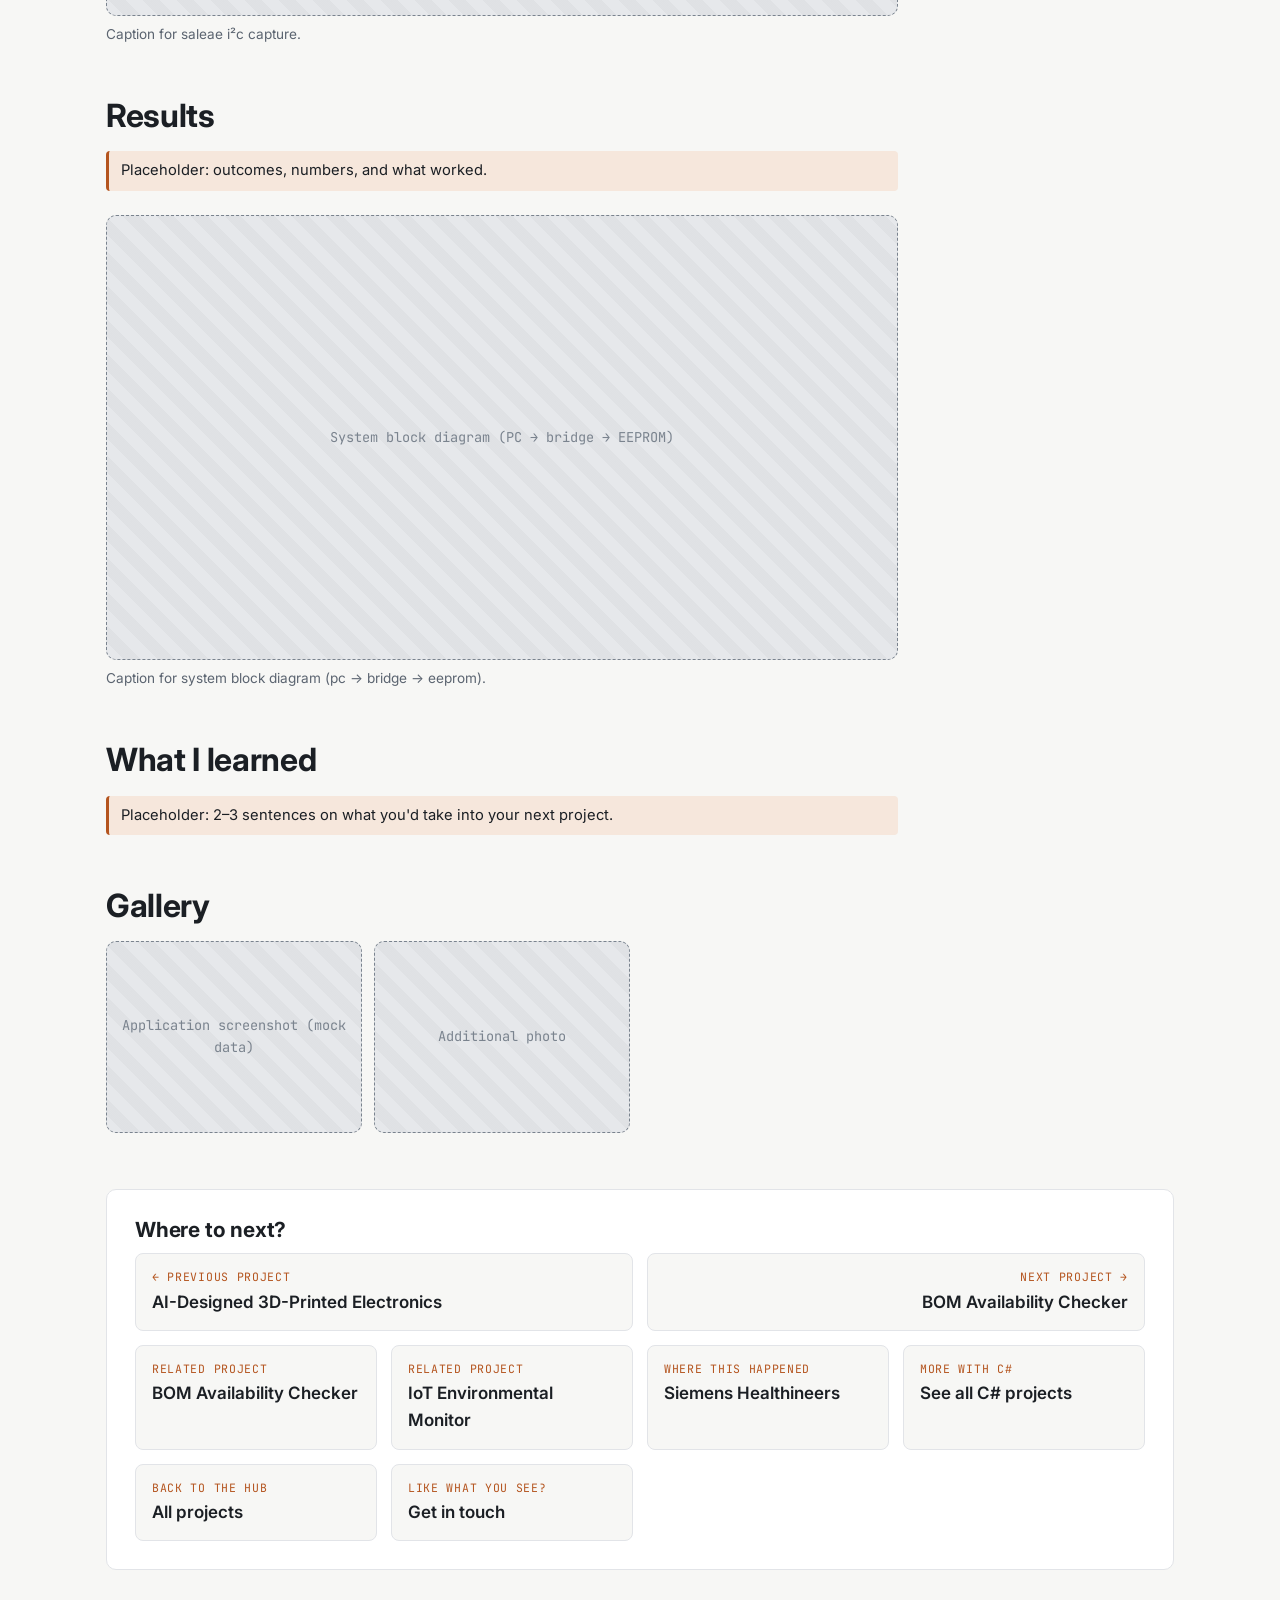
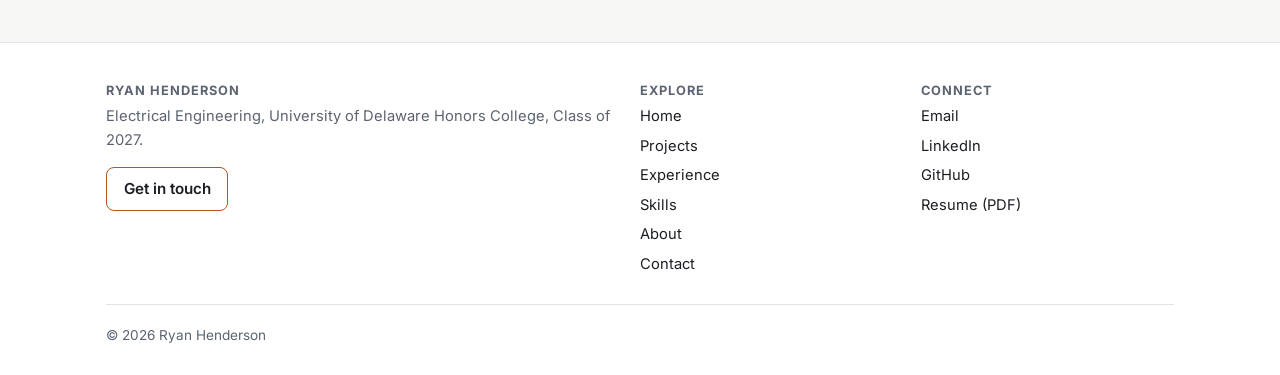
<file: projects/eeprom-serialization-tool.html>
<!doctype html>
<html lang="en">
<head>
  <meta charset="utf-8">
  <meta name="viewport" content="width=device-width, initial-scale=1">
  <title>EEPROM Serialization Tool · Ryan Henderson</title>
  <meta name="description" content="A C# application that automates EEPROM serialization of PCAs over a USB-to-I²C bridge.">
  <script>try{var t=localStorage.getItem("theme");if(t)document.documentElement.dataset.theme=t}catch(e){}</script>
  <link rel="preconnect" href="https://fonts.googleapis.com">
  <link rel="preconnect" href="https://fonts.gstatic.com" crossorigin>
  <link href="https://fonts.googleapis.com/css2?family=Inter:wght@400;500;600;700&family=JetBrains+Mono:wght@400;500&display=swap" rel="stylesheet">
  <link rel="stylesheet" href="../css/styles.css">
  <script src="../js/data.js" defer></script>
  <script src="../js/main.js" defer></script>
</head>
<body data-page="project" data-root="../" data-project="eeprom-serialization-tool">
  <a class="skip-link" href="#main">Skip to content</a>
  <header id="site-header"></header>

  <main id="main">
    <div class="container">
      <nav class="breadcrumbs" id="breadcrumbs" aria-label="Breadcrumb"></nav>

      <div class="project-hero">
        <div>
          <h1>EEPROM Serialization Tool</h1>
          <p class="meta" id="project-meta"></p>
          <figure class="hero-media">
            <div class="media-ph">Hero: application UI (redacted/mock data)</div>
          </figure>
          <p class="lead">At Siemens Healthineers, I developed a C# application that interfaces with a USB-to-I²C bridge to automate EEPROM serialization of printed circuit assemblies (PCAs).</p>
        </div>
        <!-- Filled in from js/data.js: key result, role, dates, tools -->
        <aside class="glance" id="glance"></aside>
      </div>

      <article class="prose">
        <h2>The problem</h2>
          <p class="todo">Placeholder: what problem were you solving, and why did it matter?</p>

        <h2>My approach</h2>
          <ul>
            <li>Implemented page-aware writes, ACK polling, and read-back verification.</li>
            <li>Added production traceability for each serialized board.</li>
            <li>Validated and debugged I²C communication with a Saleae logic analyzer, resolving device addressing, write-cycle timing, and page boundary issues.</li>
          </ul>
          <figure>
            <div class="media-ph">Saleae I²C capture</div>
            <figcaption>Caption for saleae i²c capture.</figcaption>
          </figure>

        <h2>Results</h2>
          <p class="todo">Placeholder: outcomes, numbers, and what worked.</p>
          <figure>
            <div class="media-ph">System block diagram (PC → bridge → EEPROM)</div>
            <figcaption>Caption for system block diagram (pc → bridge → eeprom).</figcaption>
          </figure>

        <h2>What I learned</h2>
          <p class="todo">Placeholder: 2–3 sentences on what you'd take into your next project.</p>

        <h2>Gallery</h2>
        <!-- Replace placeholders with <img src="../assets/images/..." alt="..."> — clicking enlarges them. -->
        <div class="gallery">
          <div class="media-ph">Application screenshot (mock data)</div>
          <div class="media-ph">Additional photo</div>
        </div>
      </article>

      <!-- Filled in from js/data.js: prev/next, related projects, context, contact -->
      <section id="next-steps" aria-label="Where to next"></section>
    </div>
  </main>

  <footer id="site-footer"></footer>
</body>
</html>
</file>
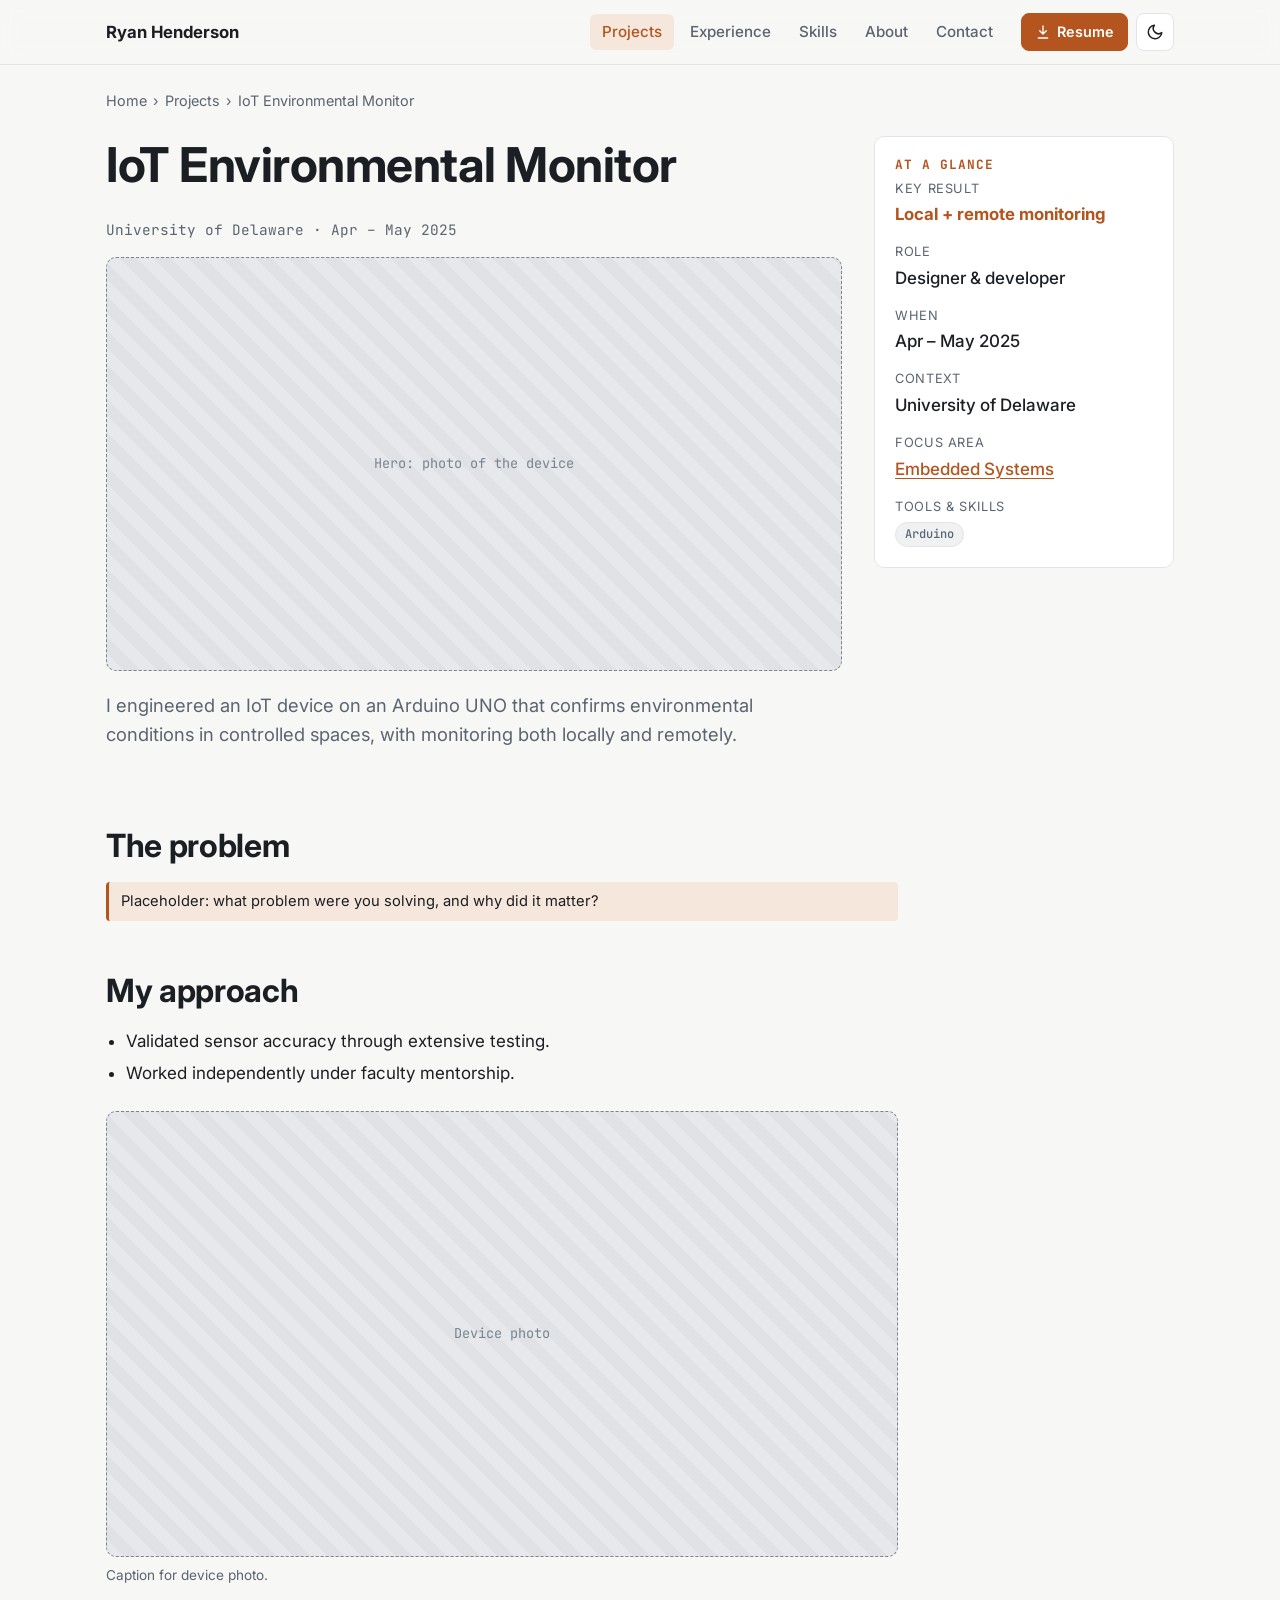
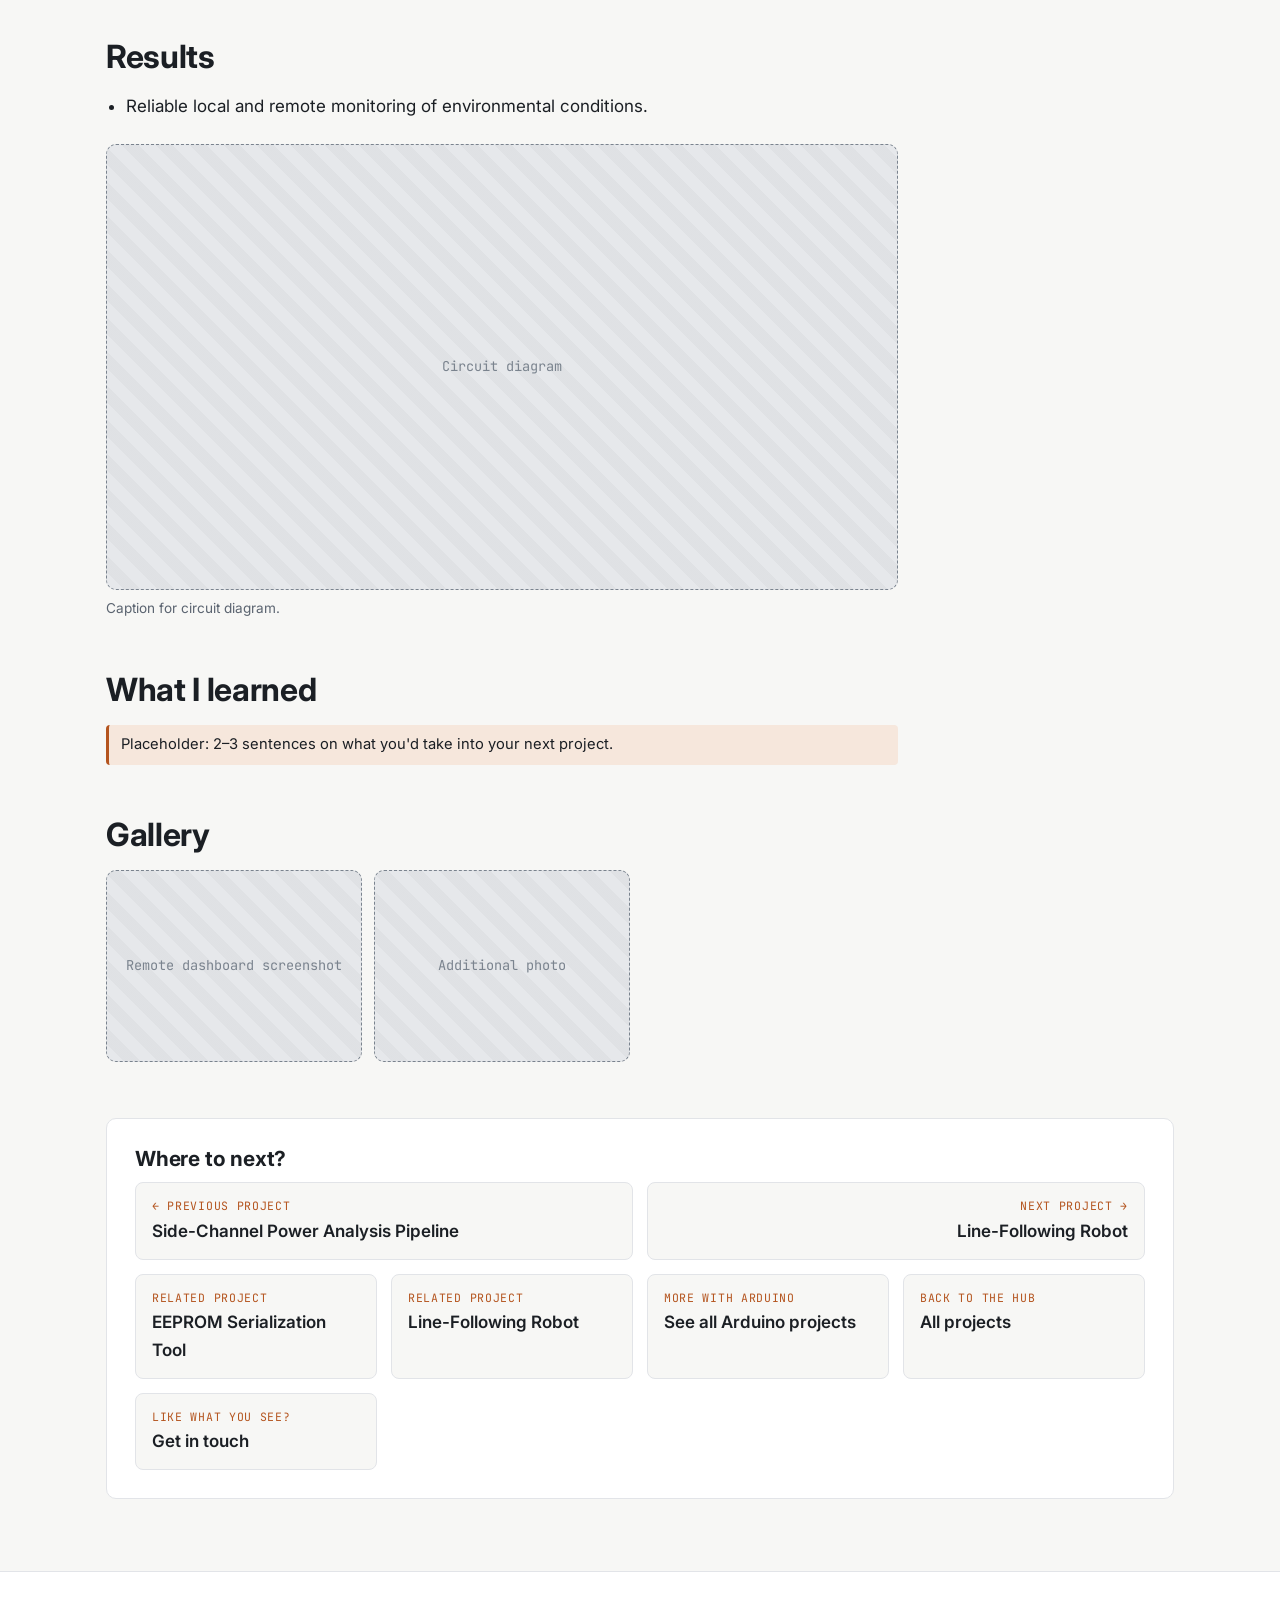
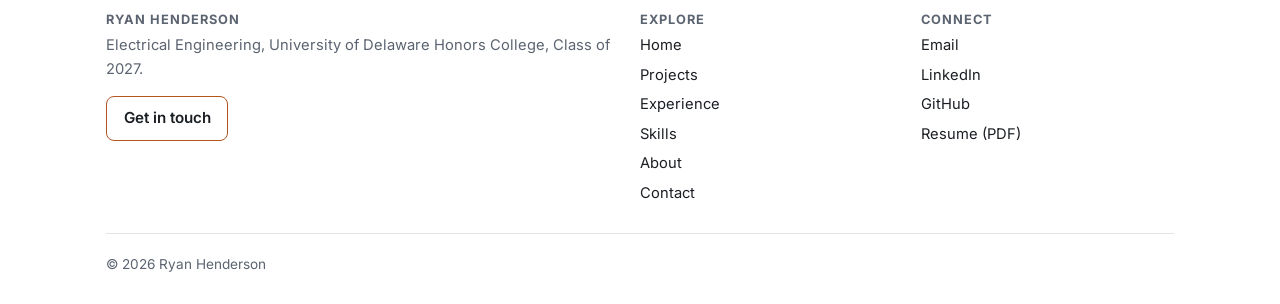
<file: projects/iot-environmental-monitor.html>
<!doctype html>
<html lang="en">
<head>
  <meta charset="utf-8">
  <meta name="viewport" content="width=device-width, initial-scale=1">
  <title>IoT Environmental Monitor · Ryan Henderson</title>
  <meta name="description" content="An Arduino-based IoT device for monitoring environmental conditions in controlled spaces.">
  <script>try{var t=localStorage.getItem("theme");if(t)document.documentElement.dataset.theme=t}catch(e){}</script>
  <link rel="preconnect" href="https://fonts.googleapis.com">
  <link rel="preconnect" href="https://fonts.gstatic.com" crossorigin>
  <link href="https://fonts.googleapis.com/css2?family=Inter:wght@400;500;600;700&family=JetBrains+Mono:wght@400;500&display=swap" rel="stylesheet">
  <link rel="stylesheet" href="../css/styles.css">
  <script src="../js/data.js" defer></script>
  <script src="../js/main.js" defer></script>
</head>
<body data-page="project" data-root="../" data-project="iot-environmental-monitor">
  <a class="skip-link" href="#main">Skip to content</a>
  <header id="site-header"></header>

  <main id="main">
    <div class="container">
      <nav class="breadcrumbs" id="breadcrumbs" aria-label="Breadcrumb"></nav>

      <div class="project-hero">
        <div>
          <h1>IoT Environmental Monitor</h1>
          <p class="meta" id="project-meta"></p>
          <figure class="hero-media">
            <div class="media-ph">Hero: photo of the device</div>
          </figure>
          <p class="lead">I engineered an IoT device on an Arduino UNO that confirms environmental conditions in controlled spaces, with monitoring both locally and remotely.</p>
        </div>
        <!-- Filled in from js/data.js: key result, role, dates, tools -->
        <aside class="glance" id="glance"></aside>
      </div>

      <article class="prose">
        <h2>The problem</h2>
          <p class="todo">Placeholder: what problem were you solving, and why did it matter?</p>

        <h2>My approach</h2>
          <ul>
            <li>Validated sensor accuracy through extensive testing.</li>
            <li>Worked independently under faculty mentorship.</li>
          </ul>
          <figure>
            <div class="media-ph">Device photo</div>
            <figcaption>Caption for device photo.</figcaption>
          </figure>

        <h2>Results</h2>
          <ul>
            <li>Reliable local and remote monitoring of environmental conditions.</li>
          </ul>
          <figure>
            <div class="media-ph">Circuit diagram</div>
            <figcaption>Caption for circuit diagram.</figcaption>
          </figure>

        <h2>What I learned</h2>
          <p class="todo">Placeholder: 2–3 sentences on what you'd take into your next project.</p>

        <h2>Gallery</h2>
        <!-- Replace placeholders with <img src="../assets/images/..." alt="..."> — clicking enlarges them. -->
        <div class="gallery">
          <div class="media-ph">Remote dashboard screenshot</div>
          <div class="media-ph">Additional photo</div>
        </div>
      </article>

      <!-- Filled in from js/data.js: prev/next, related projects, context, contact -->
      <section id="next-steps" aria-label="Where to next"></section>
    </div>
  </main>

  <footer id="site-footer"></footer>
</body>
</html>
</file>
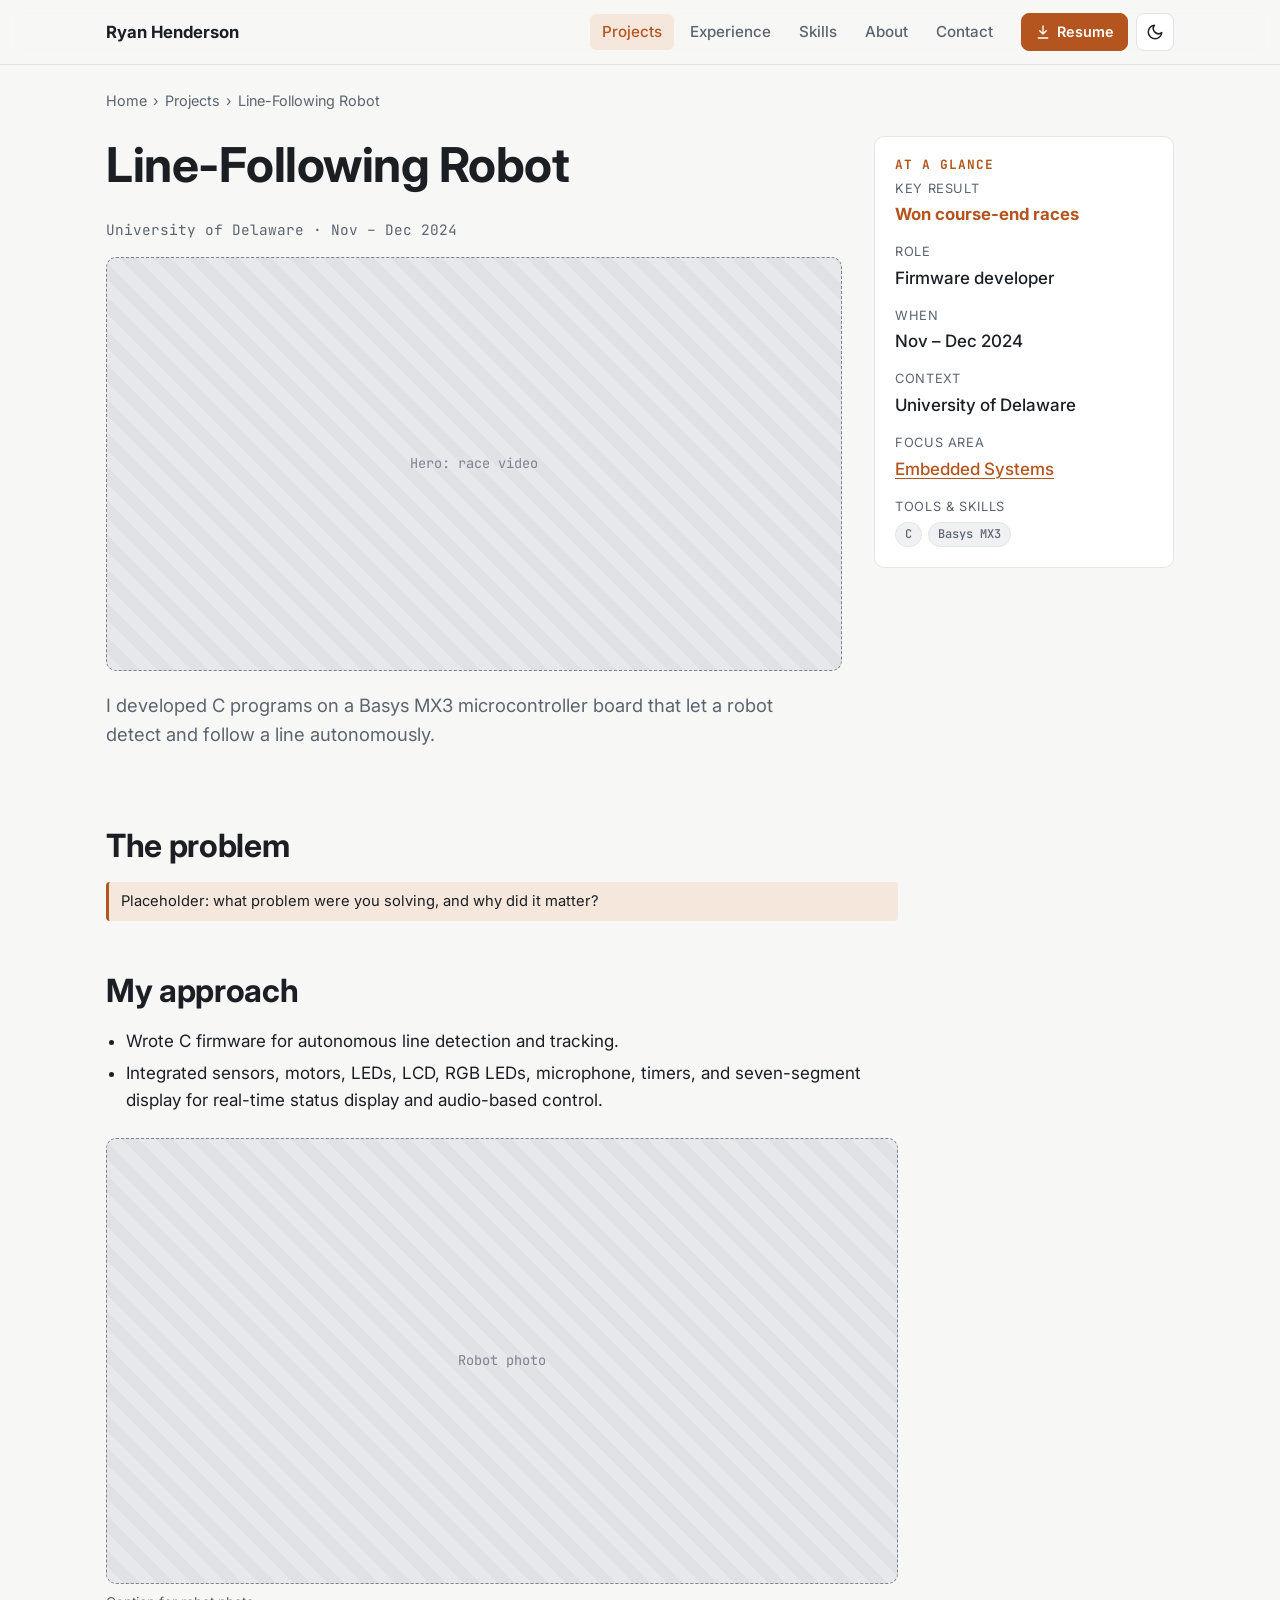
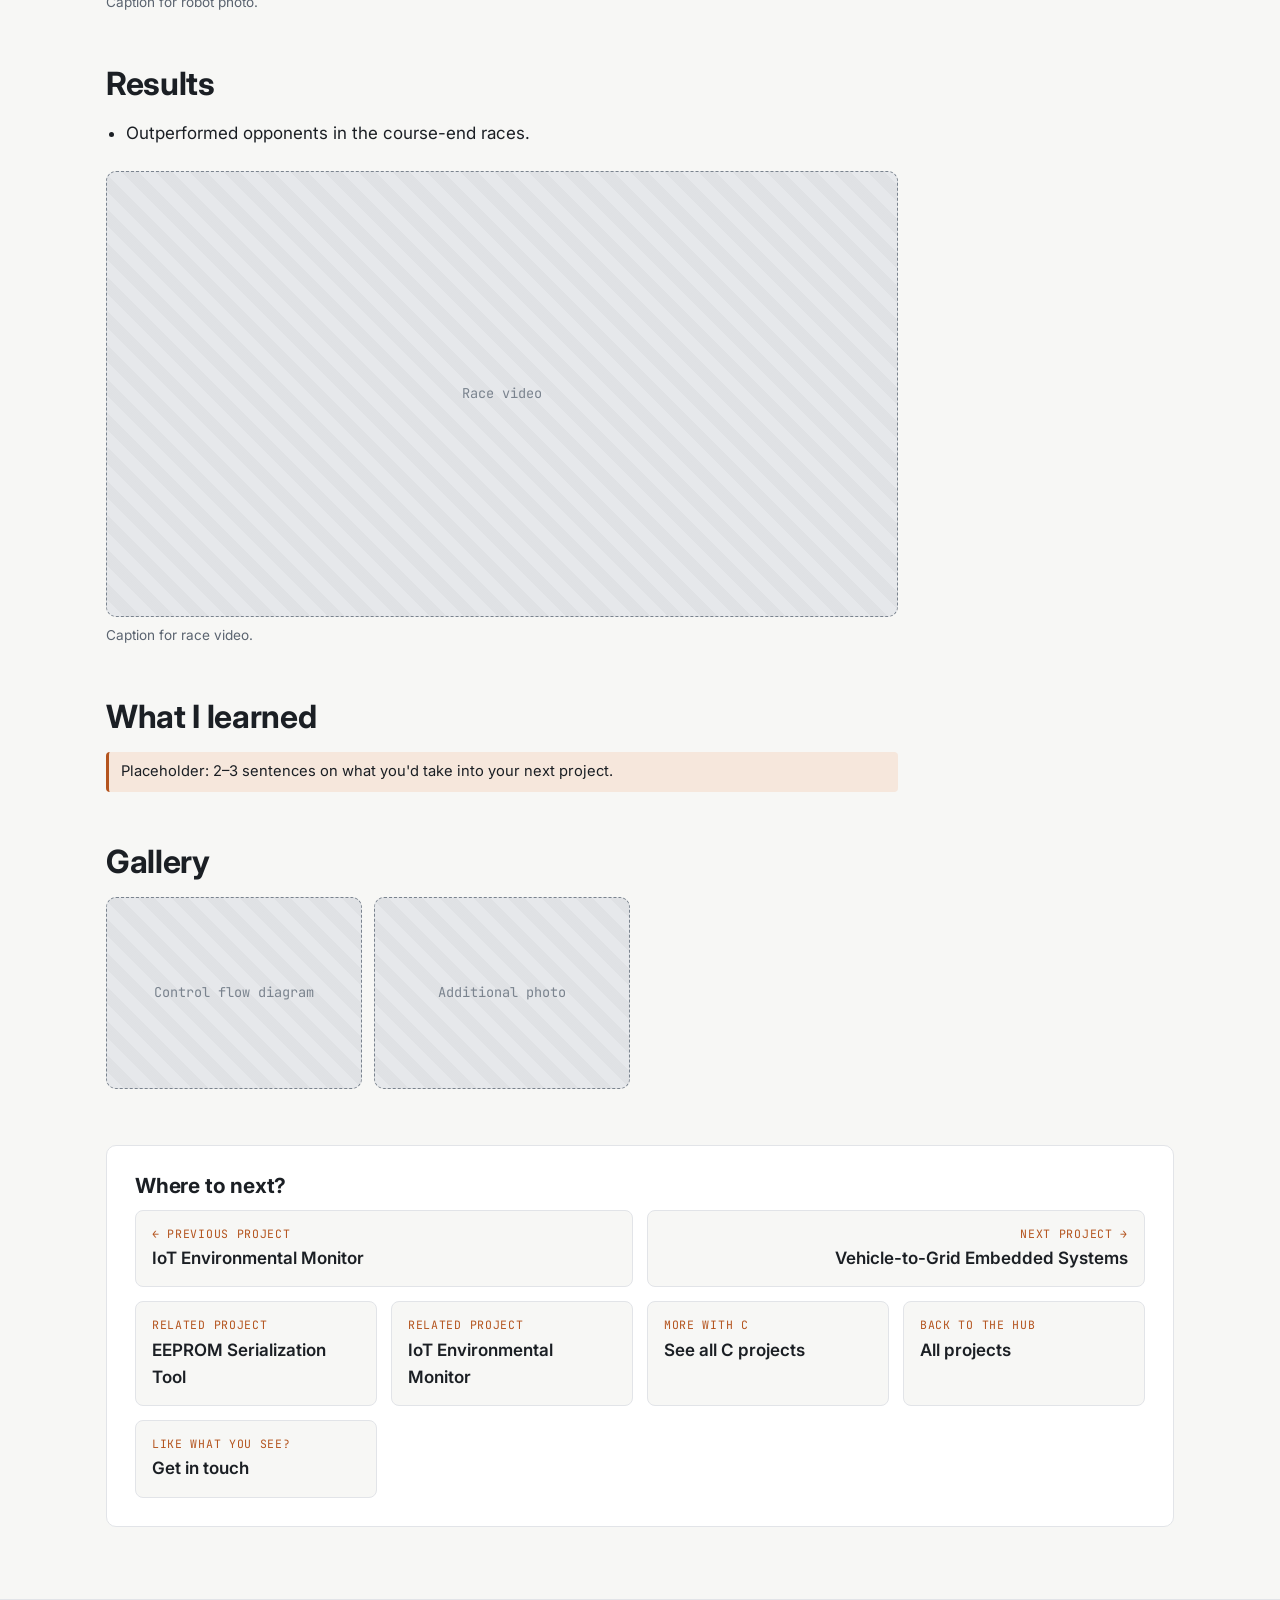
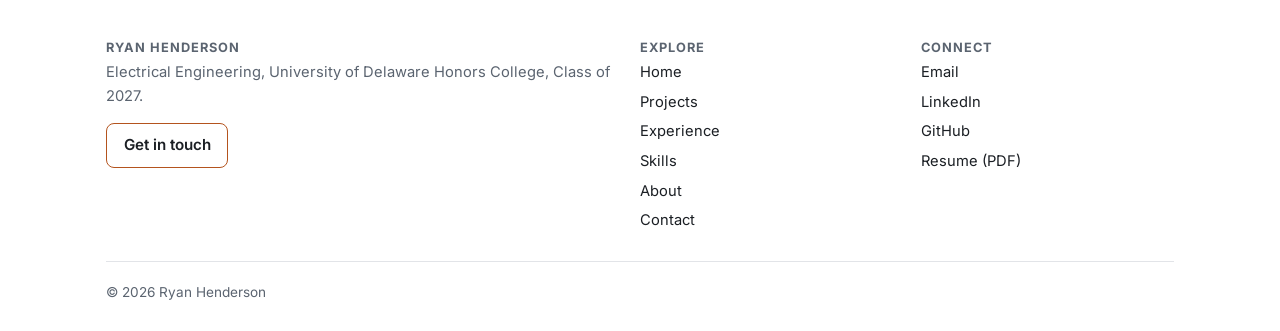
<file: projects/line-following-robot.html>
<!doctype html>
<html lang="en">
<head>
  <meta charset="utf-8">
  <meta name="viewport" content="width=device-width, initial-scale=1">
  <title>Line-Following Robot · Ryan Henderson</title>
  <meta name="description" content="Autonomous line-following robot programmed in C on a Basys MX3.">
  <script>try{var t=localStorage.getItem("theme");if(t)document.documentElement.dataset.theme=t}catch(e){}</script>
  <link rel="preconnect" href="https://fonts.googleapis.com">
  <link rel="preconnect" href="https://fonts.gstatic.com" crossorigin>
  <link href="https://fonts.googleapis.com/css2?family=Inter:wght@400;500;600;700&family=JetBrains+Mono:wght@400;500&display=swap" rel="stylesheet">
  <link rel="stylesheet" href="../css/styles.css">
  <script src="../js/data.js" defer></script>
  <script src="../js/main.js" defer></script>
</head>
<body data-page="project" data-root="../" data-project="line-following-robot">
  <a class="skip-link" href="#main">Skip to content</a>
  <header id="site-header"></header>

  <main id="main">
    <div class="container">
      <nav class="breadcrumbs" id="breadcrumbs" aria-label="Breadcrumb"></nav>

      <div class="project-hero">
        <div>
          <h1>Line-Following Robot</h1>
          <p class="meta" id="project-meta"></p>
          <figure class="hero-media">
            <div class="media-ph">Hero: race video</div>
          </figure>
          <p class="lead">I developed C programs on a Basys MX3 microcontroller board that let a robot detect and follow a line autonomously.</p>
        </div>
        <!-- Filled in from js/data.js: key result, role, dates, tools -->
        <aside class="glance" id="glance"></aside>
      </div>

      <article class="prose">
        <h2>The problem</h2>
          <p class="todo">Placeholder: what problem were you solving, and why did it matter?</p>

        <h2>My approach</h2>
          <ul>
            <li>Wrote C firmware for autonomous line detection and tracking.</li>
            <li>Integrated sensors, motors, LEDs, LCD, RGB LEDs, microphone, timers, and seven-segment display for real-time status display and audio-based control.</li>
          </ul>
          <figure>
            <div class="media-ph">Robot photo</div>
            <figcaption>Caption for robot photo.</figcaption>
          </figure>

        <h2>Results</h2>
          <ul>
            <li>Outperformed opponents in the course-end races.</li>
          </ul>
          <figure>
            <div class="media-ph">Race video</div>
            <figcaption>Caption for race video.</figcaption>
          </figure>

        <h2>What I learned</h2>
          <p class="todo">Placeholder: 2–3 sentences on what you'd take into your next project.</p>

        <h2>Gallery</h2>
        <!-- Replace placeholders with <img src="../assets/images/..." alt="..."> — clicking enlarges them. -->
        <div class="gallery">
          <div class="media-ph">Control flow diagram</div>
          <div class="media-ph">Additional photo</div>
        </div>
      </article>

      <!-- Filled in from js/data.js: prev/next, related projects, context, contact -->
      <section id="next-steps" aria-label="Where to next"></section>
    </div>
  </main>

  <footer id="site-footer"></footer>
</body>
</html>
</file>
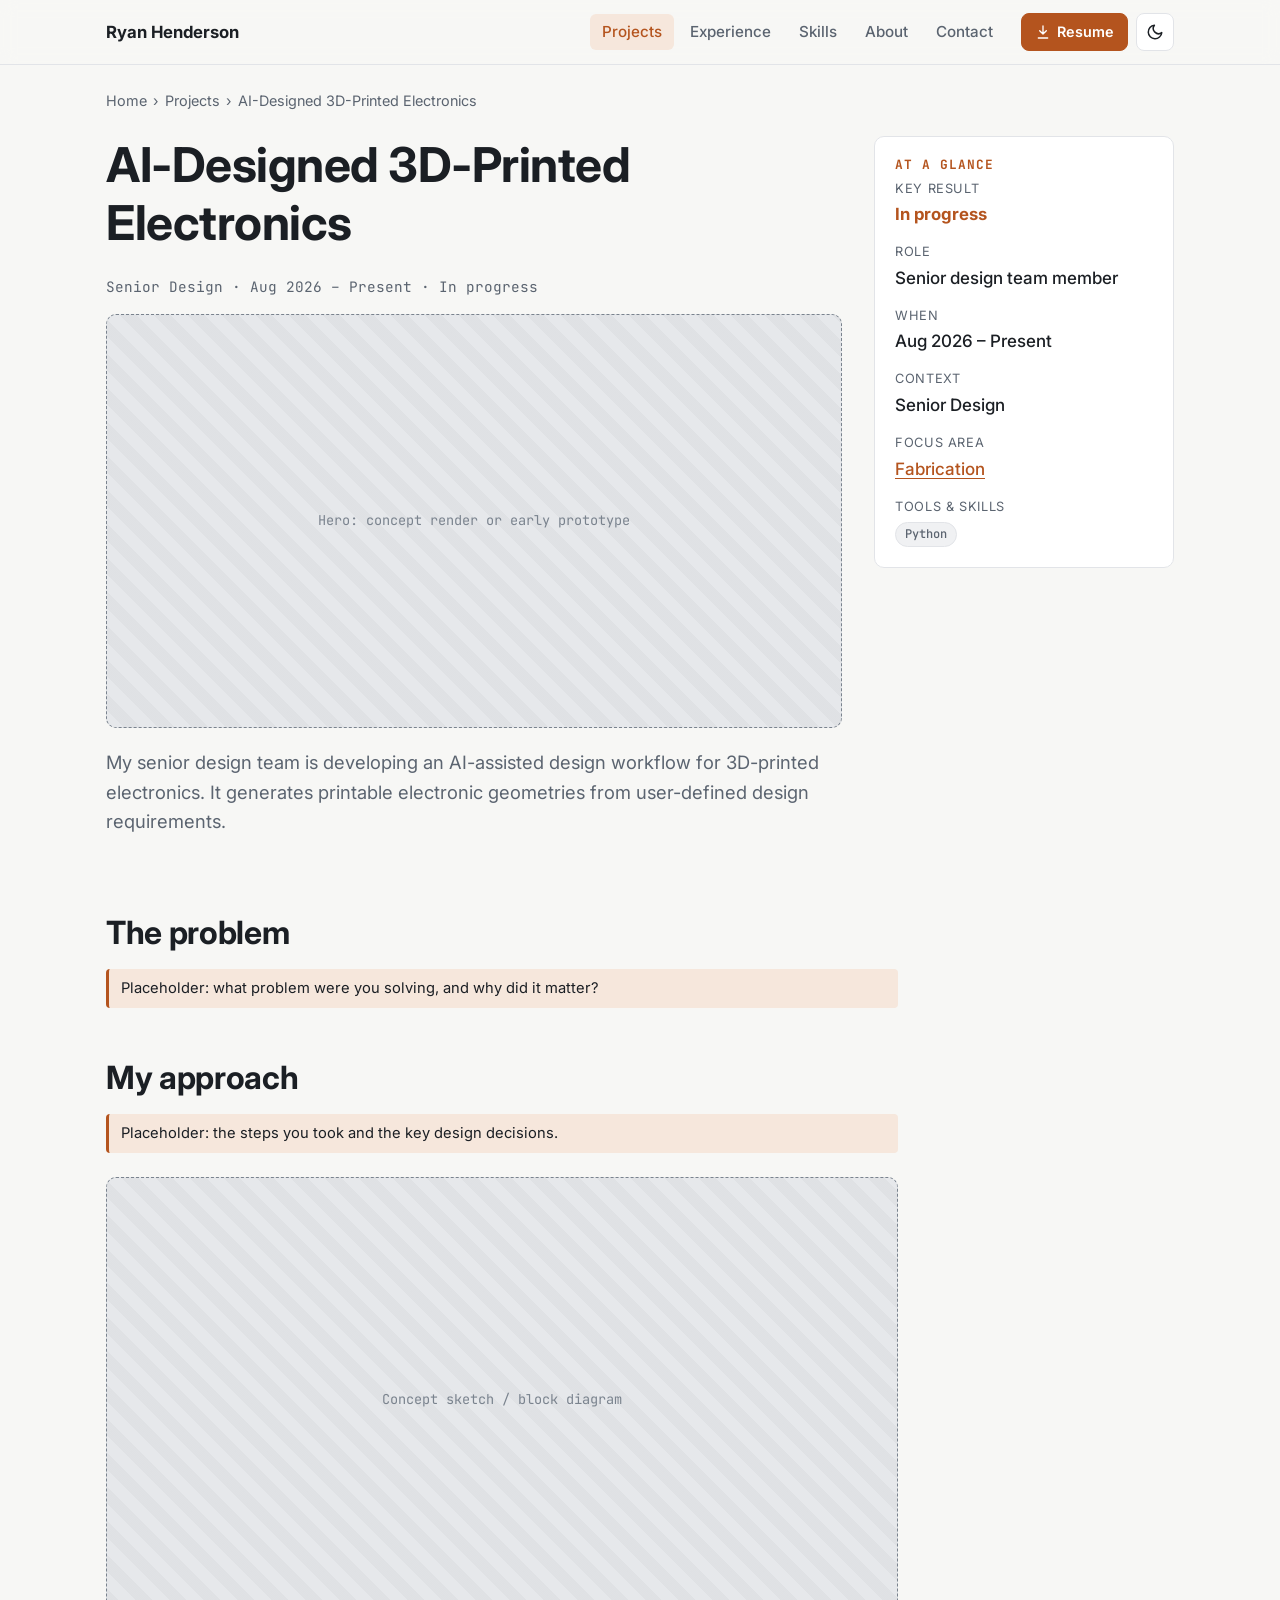
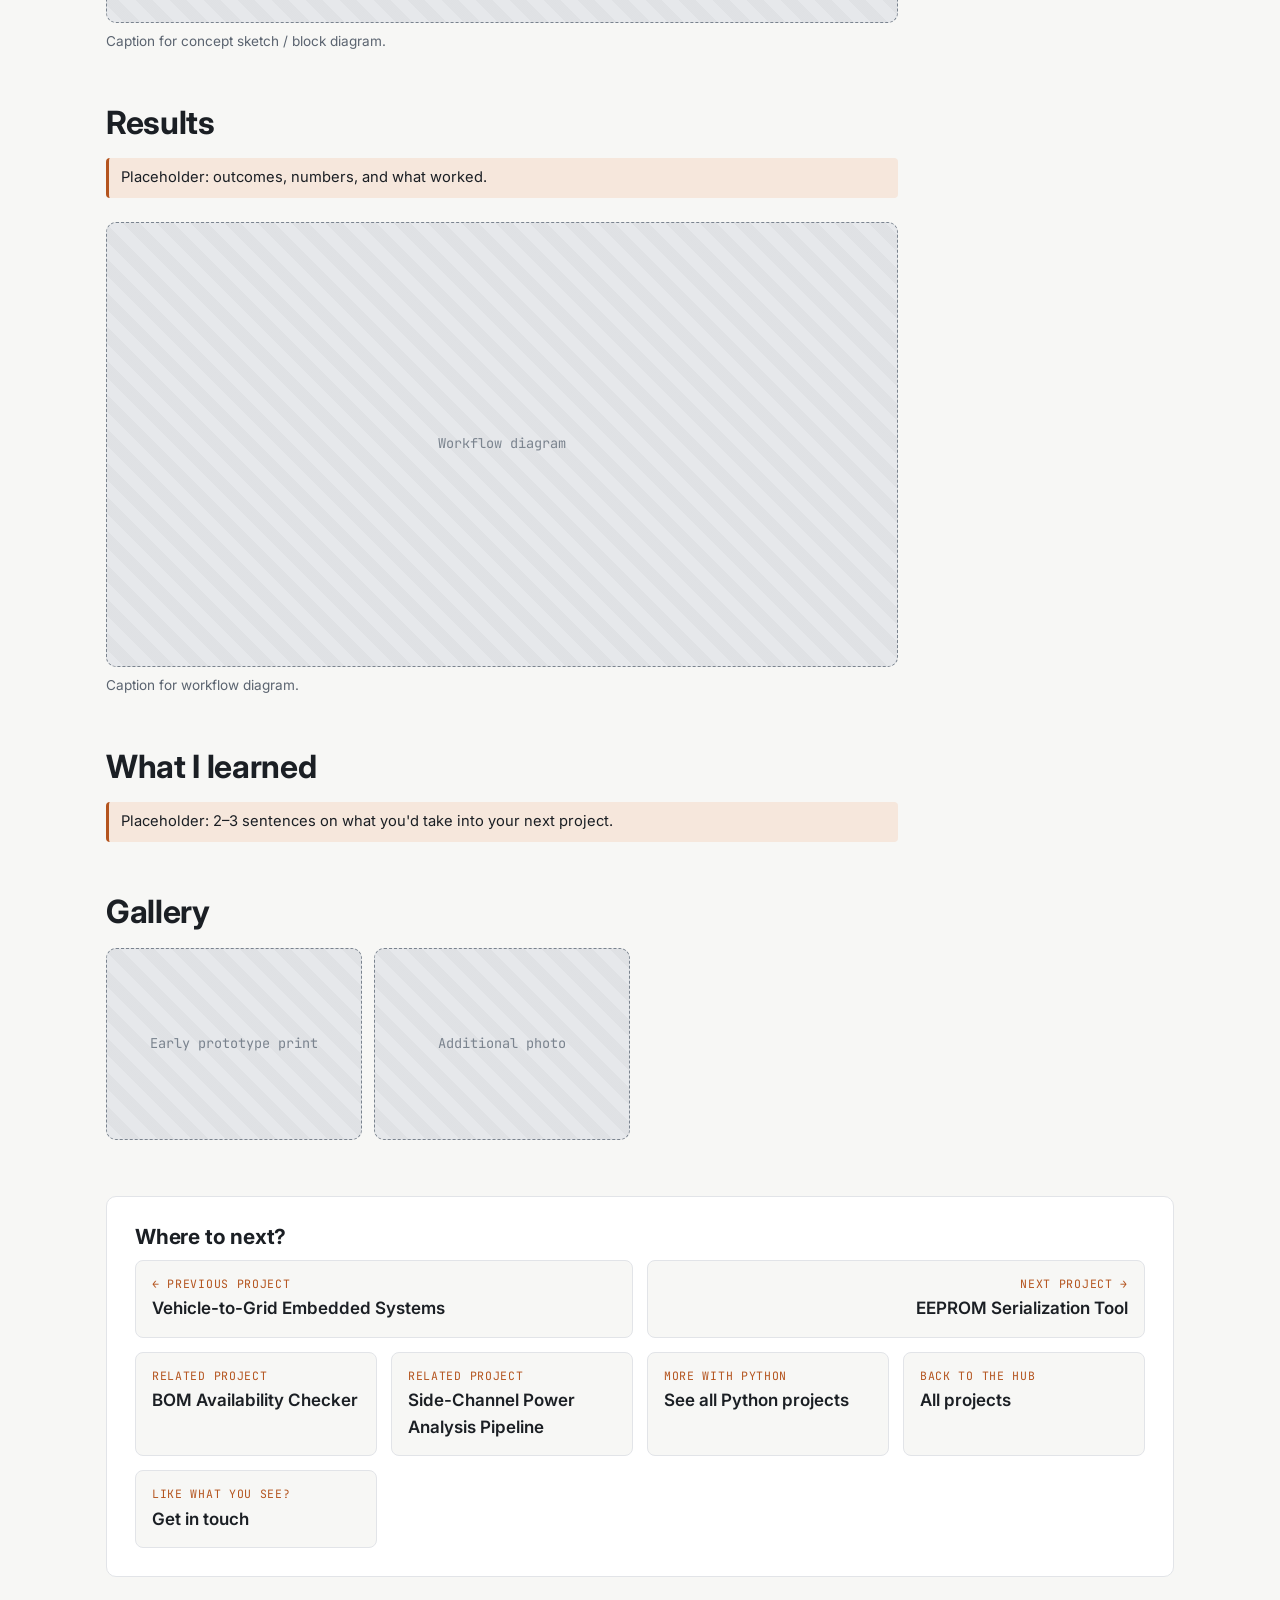
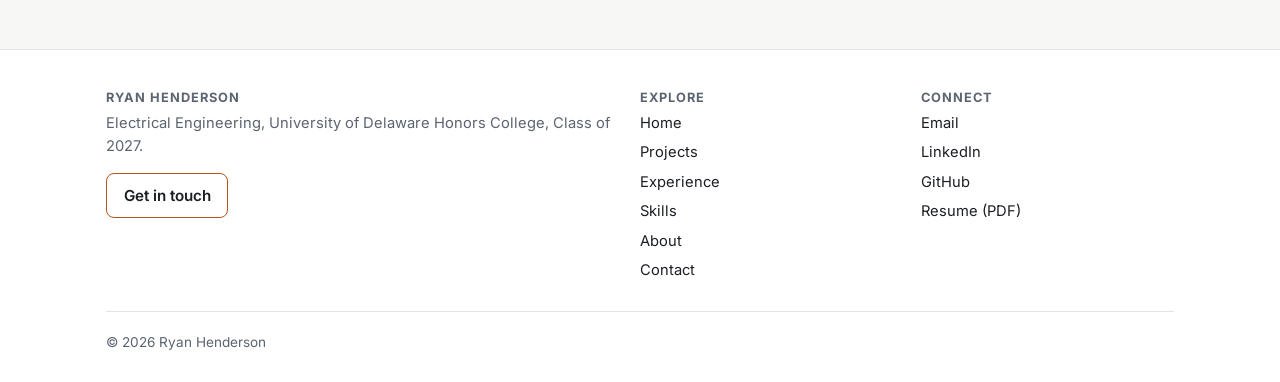
<file: projects/senior-design-3d-printed-electronics.html>
<!doctype html>
<html lang="en">
<head>
  <meta charset="utf-8">
  <meta name="viewport" content="width=device-width, initial-scale=1">
  <title>AI-Designed 3D-Printed Electronics · Ryan Henderson</title>
  <meta name="description" content="Senior design project: an AI-assisted workflow for designing 3D-printed electronics.">
  <script>try{var t=localStorage.getItem("theme");if(t)document.documentElement.dataset.theme=t}catch(e){}</script>
  <link rel="preconnect" href="https://fonts.googleapis.com">
  <link rel="preconnect" href="https://fonts.gstatic.com" crossorigin>
  <link href="https://fonts.googleapis.com/css2?family=Inter:wght@400;500;600;700&family=JetBrains+Mono:wght@400;500&display=swap" rel="stylesheet">
  <link rel="stylesheet" href="../css/styles.css">
  <script src="../js/data.js" defer></script>
  <script src="../js/main.js" defer></script>
</head>
<body data-page="project" data-root="../" data-project="senior-design-3d-printed-electronics">
  <a class="skip-link" href="#main">Skip to content</a>
  <header id="site-header"></header>

  <main id="main">
    <div class="container">
      <nav class="breadcrumbs" id="breadcrumbs" aria-label="Breadcrumb"></nav>

      <div class="project-hero">
        <div>
          <h1>AI-Designed 3D-Printed Electronics</h1>
          <p class="meta" id="project-meta"></p>
          <figure class="hero-media">
            <div class="media-ph">Hero: concept render or early prototype</div>
          </figure>
          <p class="lead">My senior design team is developing an AI-assisted design workflow for 3D-printed electronics. It generates printable electronic geometries from user-defined design requirements.</p>
        </div>
        <!-- Filled in from js/data.js: key result, role, dates, tools -->
        <aside class="glance" id="glance"></aside>
      </div>

      <article class="prose">
        <h2>The problem</h2>
          <p class="todo">Placeholder: what problem were you solving, and why did it matter?</p>

        <h2>My approach</h2>
          <p class="todo">Placeholder: the steps you took and the key design decisions.</p>
          <figure>
            <div class="media-ph">Concept sketch / block diagram</div>
            <figcaption>Caption for concept sketch / block diagram.</figcaption>
          </figure>

        <h2>Results</h2>
          <p class="todo">Placeholder: outcomes, numbers, and what worked.</p>
          <figure>
            <div class="media-ph">Workflow diagram</div>
            <figcaption>Caption for workflow diagram.</figcaption>
          </figure>

        <h2>What I learned</h2>
          <p class="todo">Placeholder: 2–3 sentences on what you'd take into your next project.</p>

        <h2>Gallery</h2>
        <!-- Replace placeholders with <img src="../assets/images/..." alt="..."> — clicking enlarges them. -->
        <div class="gallery">
          <div class="media-ph">Early prototype print</div>
          <div class="media-ph">Additional photo</div>
        </div>
      </article>

      <!-- Filled in from js/data.js: prev/next, related projects, context, contact -->
      <section id="next-steps" aria-label="Where to next"></section>
    </div>
  </main>

  <footer id="site-footer"></footer>
</body>
</html>
</file>
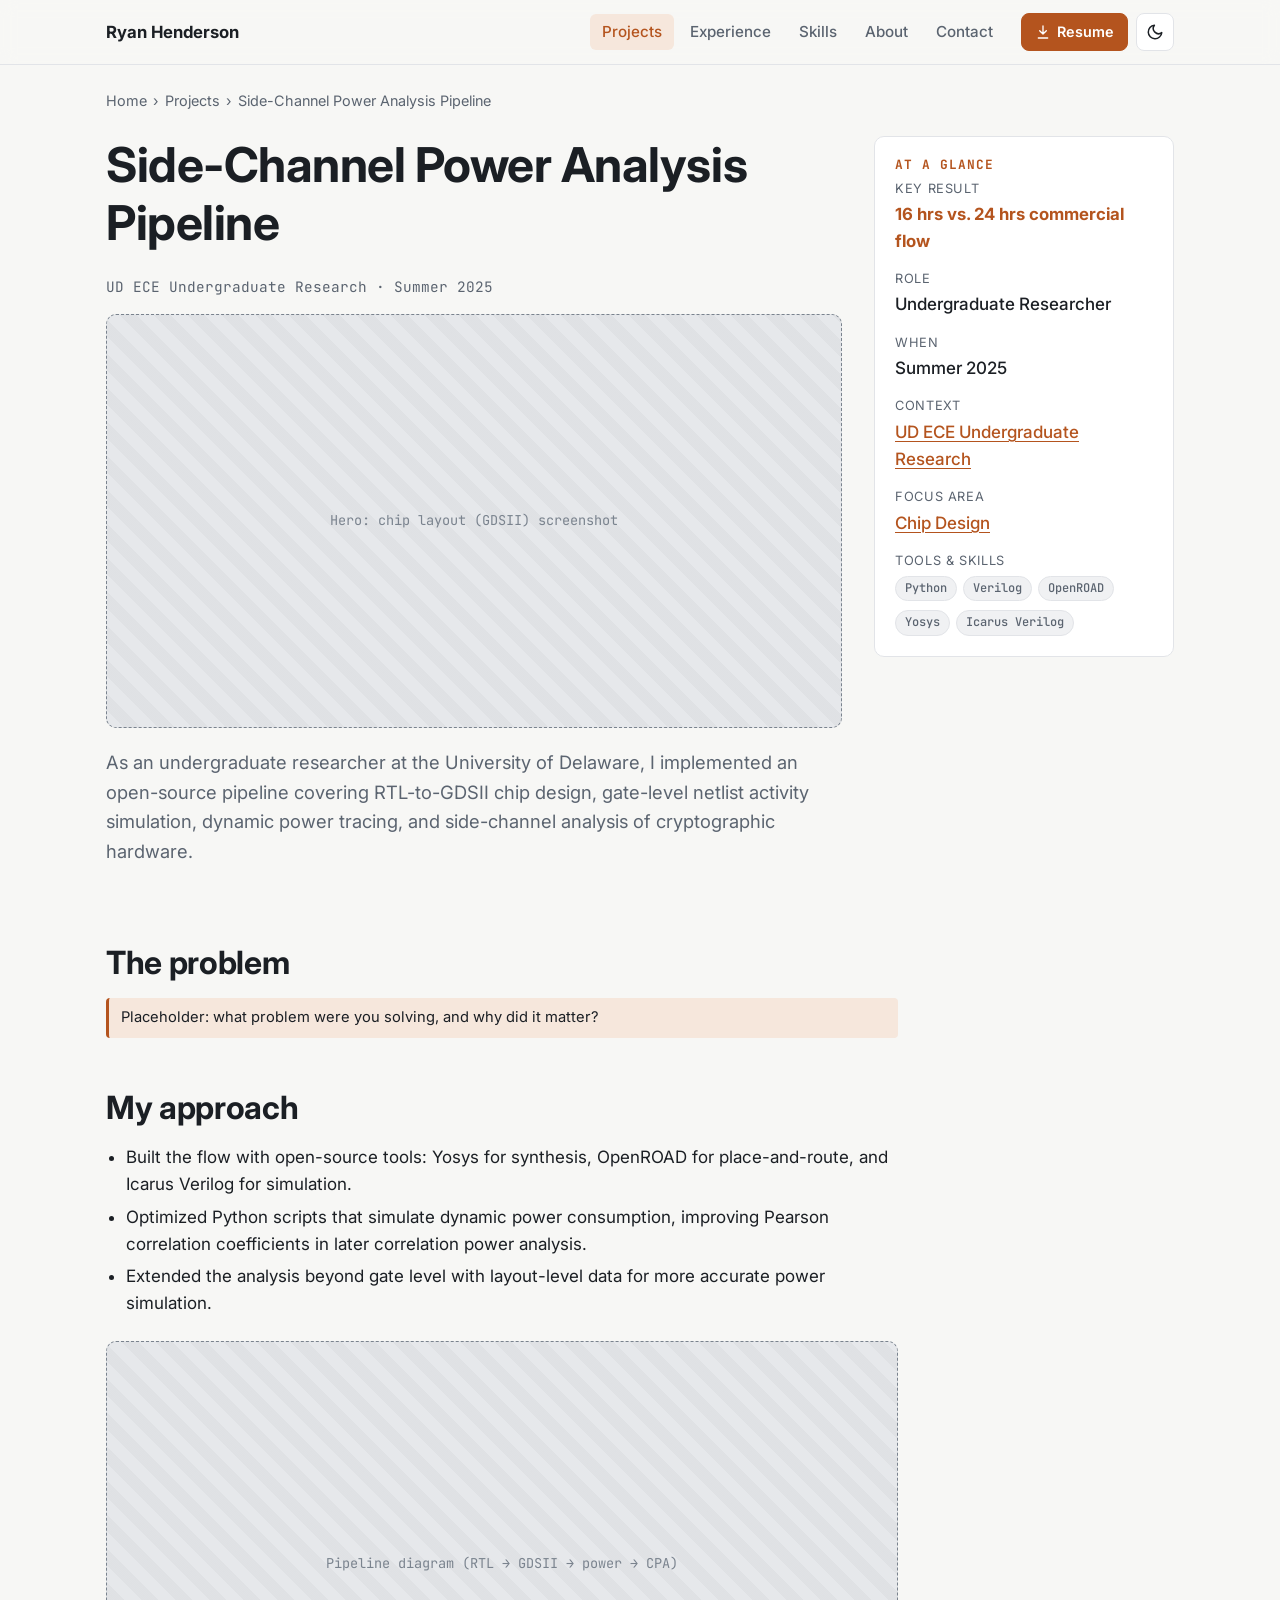
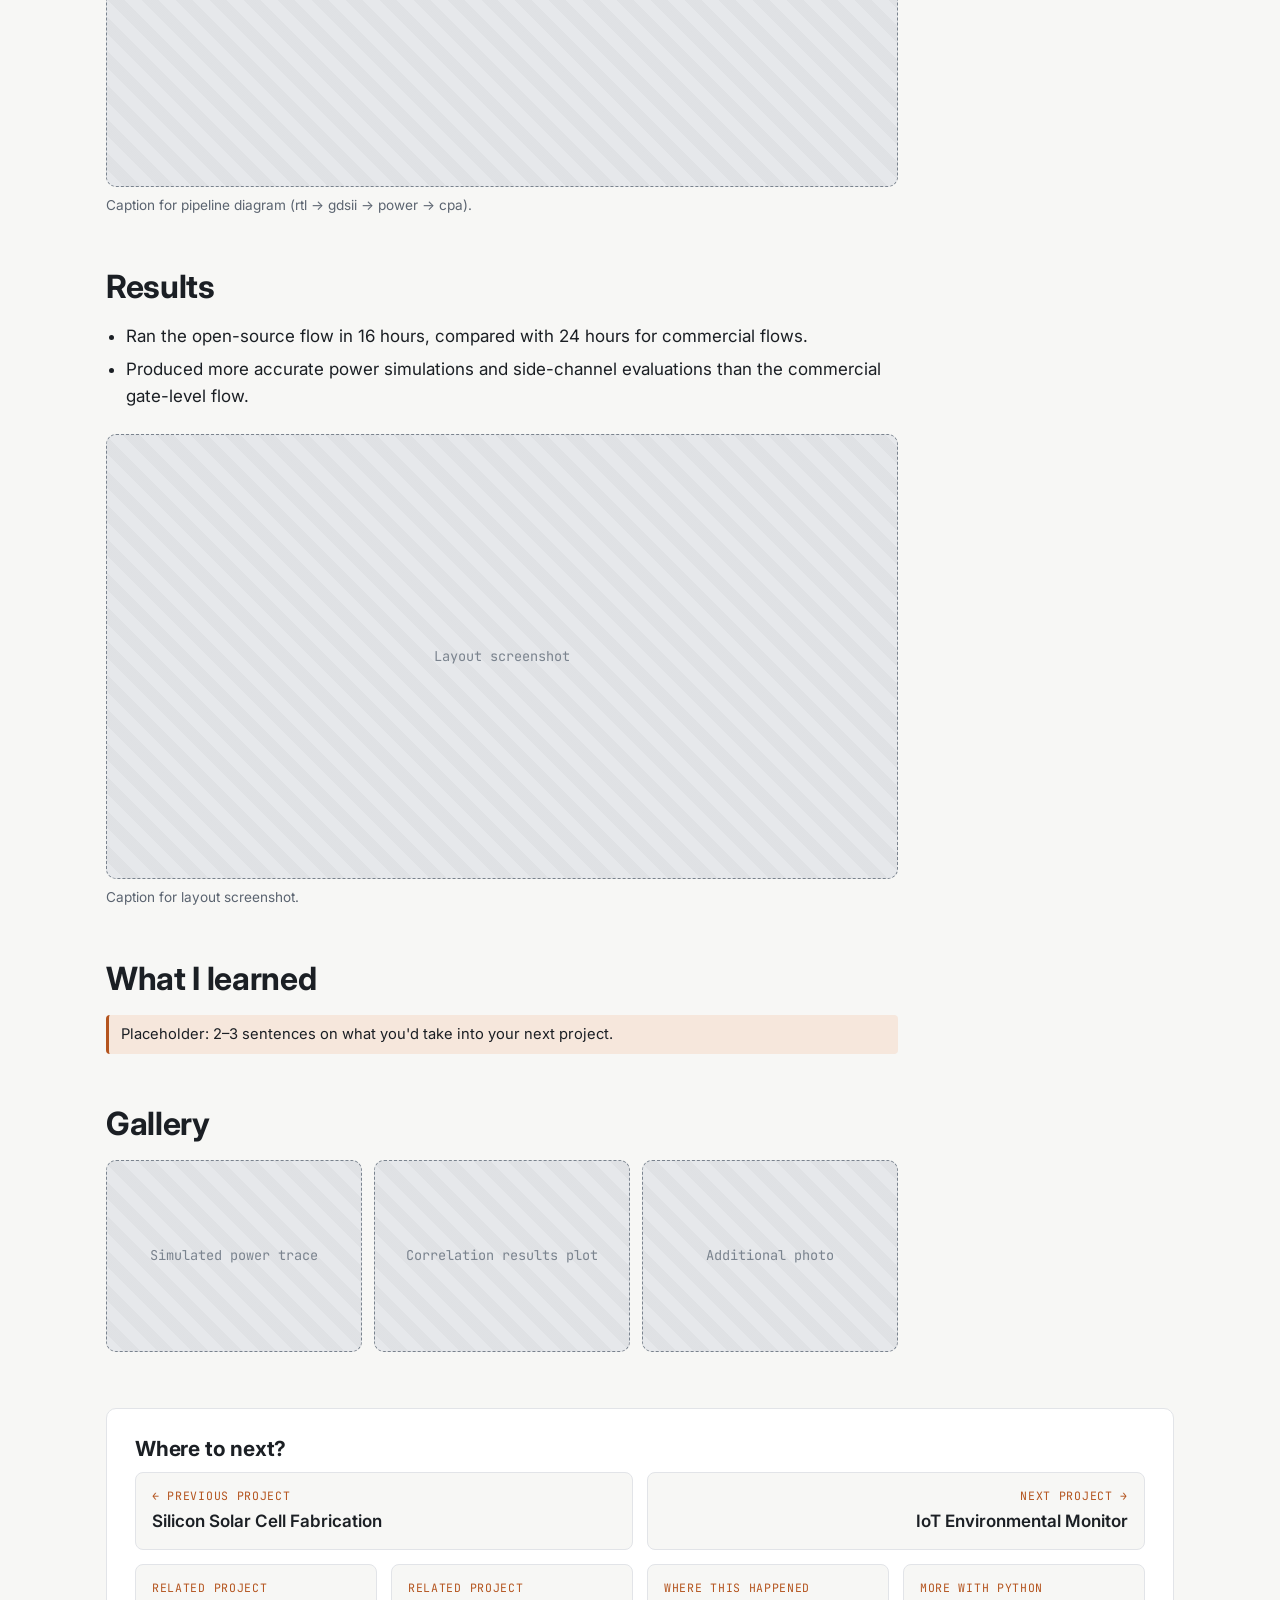
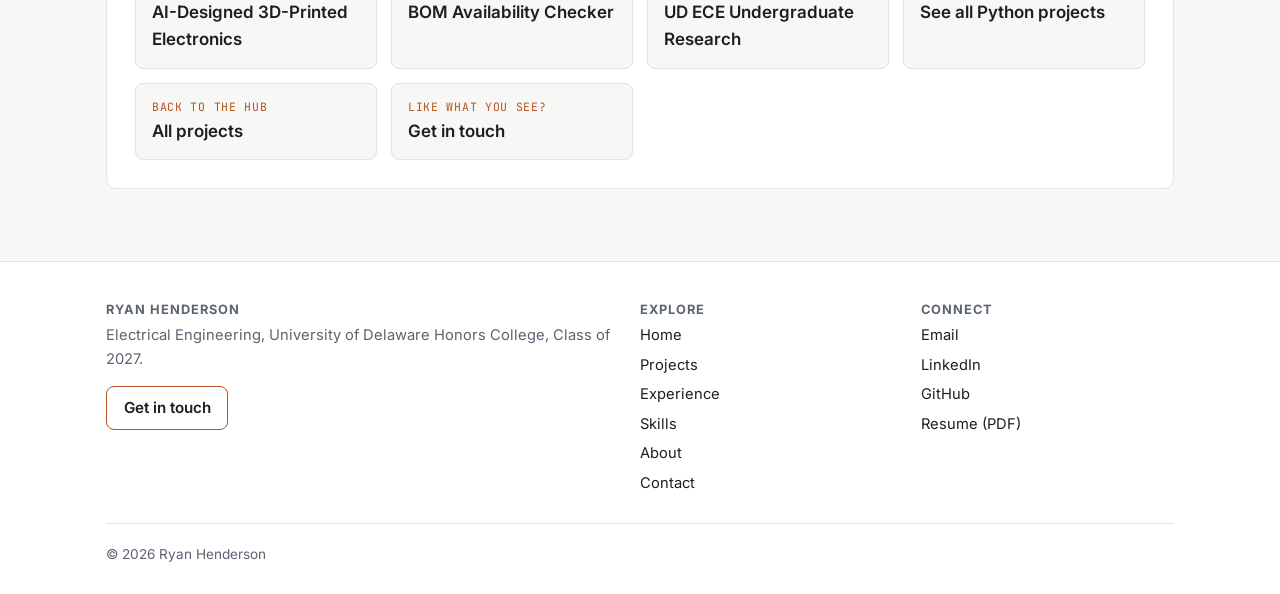
<file: projects/side-channel-power-analysis.html>
<!doctype html>
<html lang="en">
<head>
  <meta charset="utf-8">
  <meta name="viewport" content="width=device-width, initial-scale=1">
  <title>Side-Channel Power Analysis Pipeline · Ryan Henderson</title>
  <meta name="description" content="An open-source RTL-to-GDSII flow with dynamic power simulation for side-channel analysis of cryptographic hardware.">
  <script>try{var t=localStorage.getItem("theme");if(t)document.documentElement.dataset.theme=t}catch(e){}</script>
  <link rel="preconnect" href="https://fonts.googleapis.com">
  <link rel="preconnect" href="https://fonts.gstatic.com" crossorigin>
  <link href="https://fonts.googleapis.com/css2?family=Inter:wght@400;500;600;700&family=JetBrains+Mono:wght@400;500&display=swap" rel="stylesheet">
  <link rel="stylesheet" href="../css/styles.css">
  <script src="../js/data.js" defer></script>
  <script src="../js/main.js" defer></script>
</head>
<body data-page="project" data-root="../" data-project="side-channel-power-analysis">
  <a class="skip-link" href="#main">Skip to content</a>
  <header id="site-header"></header>

  <main id="main">
    <div class="container">
      <nav class="breadcrumbs" id="breadcrumbs" aria-label="Breadcrumb"></nav>

      <div class="project-hero">
        <div>
          <h1>Side-Channel Power Analysis Pipeline</h1>
          <p class="meta" id="project-meta"></p>
          <figure class="hero-media">
            <div class="media-ph">Hero: chip layout (GDSII) screenshot</div>
          </figure>
          <p class="lead">As an undergraduate researcher at the University of Delaware, I implemented an open-source pipeline covering RTL-to-GDSII chip design, gate-level netlist activity simulation, dynamic power tracing, and side-channel analysis of cryptographic hardware.</p>
        </div>
        <!-- Filled in from js/data.js: key result, role, dates, tools -->
        <aside class="glance" id="glance"></aside>
      </div>

      <article class="prose">
        <h2>The problem</h2>
          <p class="todo">Placeholder: what problem were you solving, and why did it matter?</p>

        <h2>My approach</h2>
          <ul>
            <li>Built the flow with open-source tools: Yosys for synthesis, OpenROAD for place-and-route, and Icarus Verilog for simulation.</li>
            <li>Optimized Python scripts that simulate dynamic power consumption, improving Pearson correlation coefficients in later correlation power analysis.</li>
            <li>Extended the analysis beyond gate level with layout-level data for more accurate power simulation.</li>
          </ul>
          <figure>
            <div class="media-ph">Pipeline diagram (RTL → GDSII → power → CPA)</div>
            <figcaption>Caption for pipeline diagram (rtl → gdsii → power → cpa).</figcaption>
          </figure>

        <h2>Results</h2>
          <ul>
            <li>Ran the open-source flow in 16 hours, compared with 24 hours for commercial flows.</li>
            <li>Produced more accurate power simulations and side-channel evaluations than the commercial gate-level flow.</li>
          </ul>
          <figure>
            <div class="media-ph">Layout screenshot</div>
            <figcaption>Caption for layout screenshot.</figcaption>
          </figure>

        <h2>What I learned</h2>
          <p class="todo">Placeholder: 2–3 sentences on what you'd take into your next project.</p>

        <h2>Gallery</h2>
        <!-- Replace placeholders with <img src="../assets/images/..." alt="..."> — clicking enlarges them. -->
        <div class="gallery">
          <div class="media-ph">Simulated power trace</div>
          <div class="media-ph">Correlation results plot</div>
          <div class="media-ph">Additional photo</div>
        </div>
      </article>

      <!-- Filled in from js/data.js: prev/next, related projects, context, contact -->
      <section id="next-steps" aria-label="Where to next"></section>
    </div>
  </main>

  <footer id="site-footer"></footer>
</body>
</html>
</file>
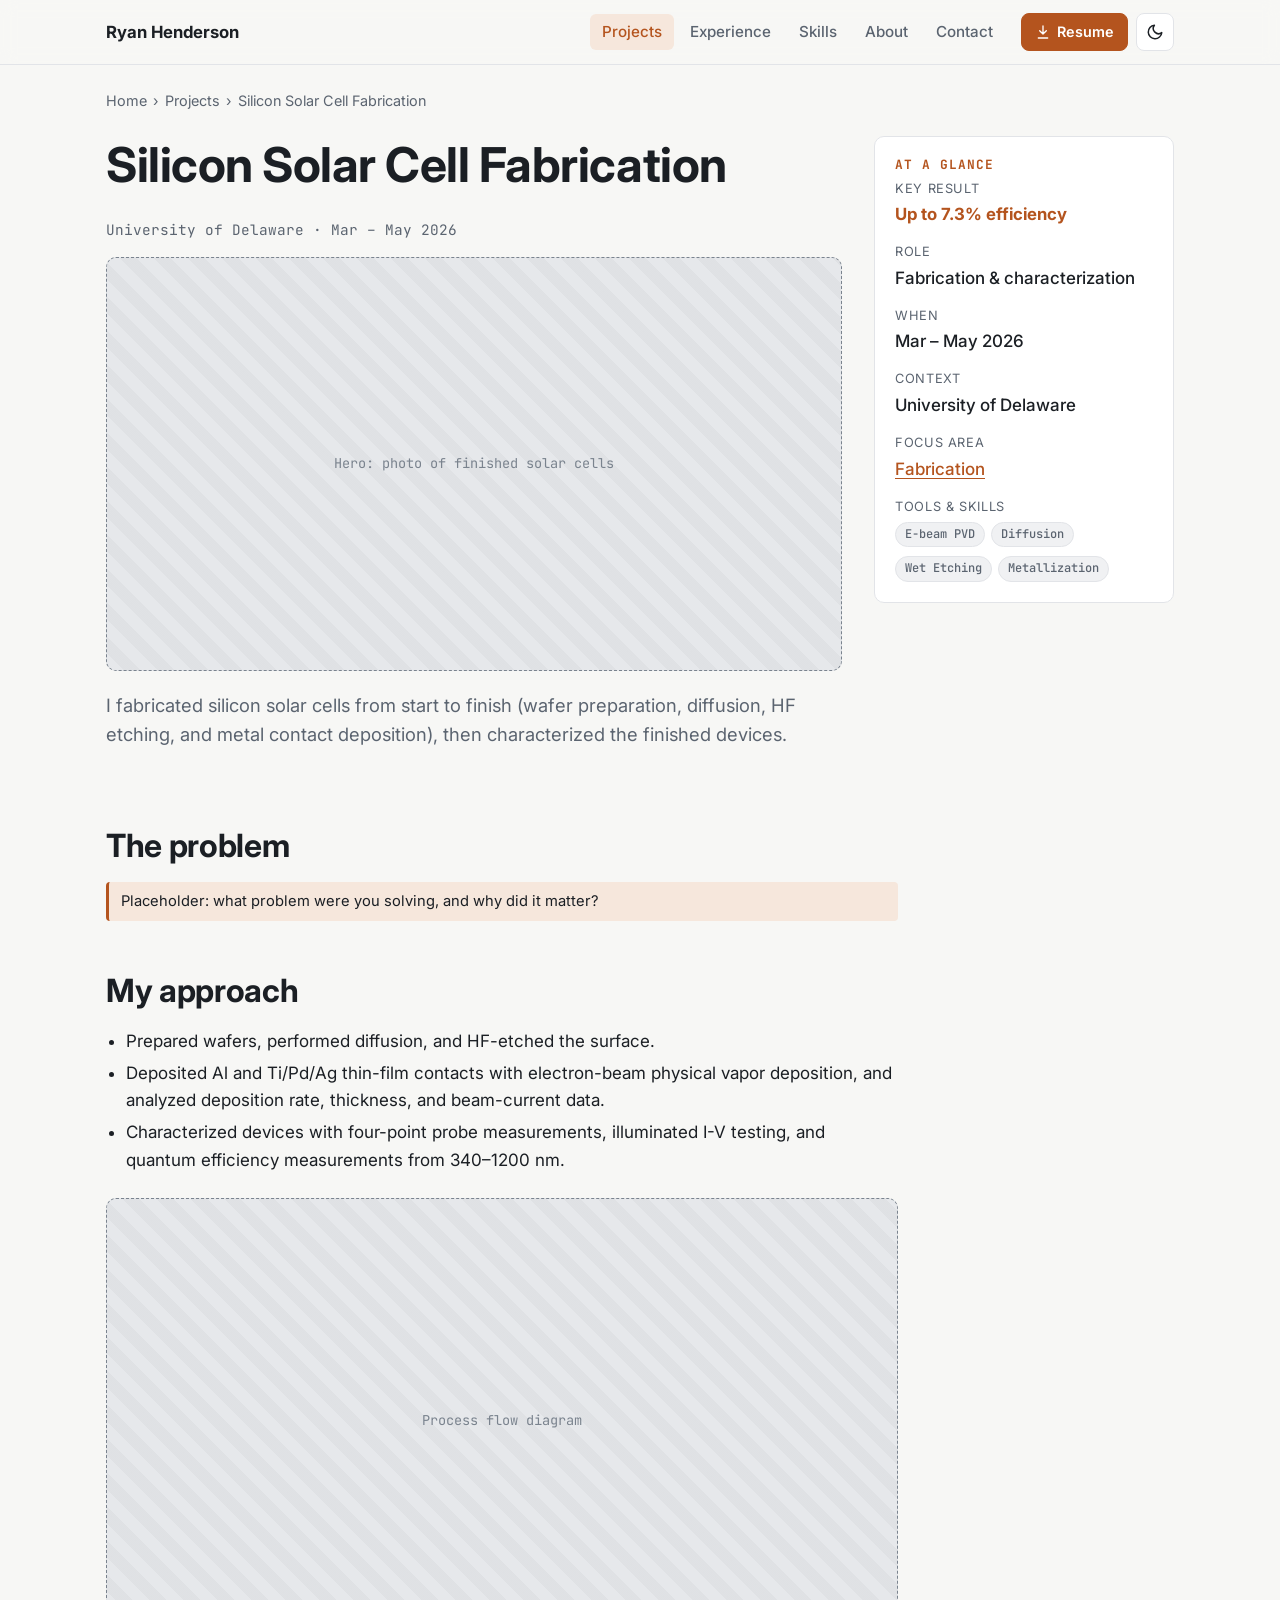
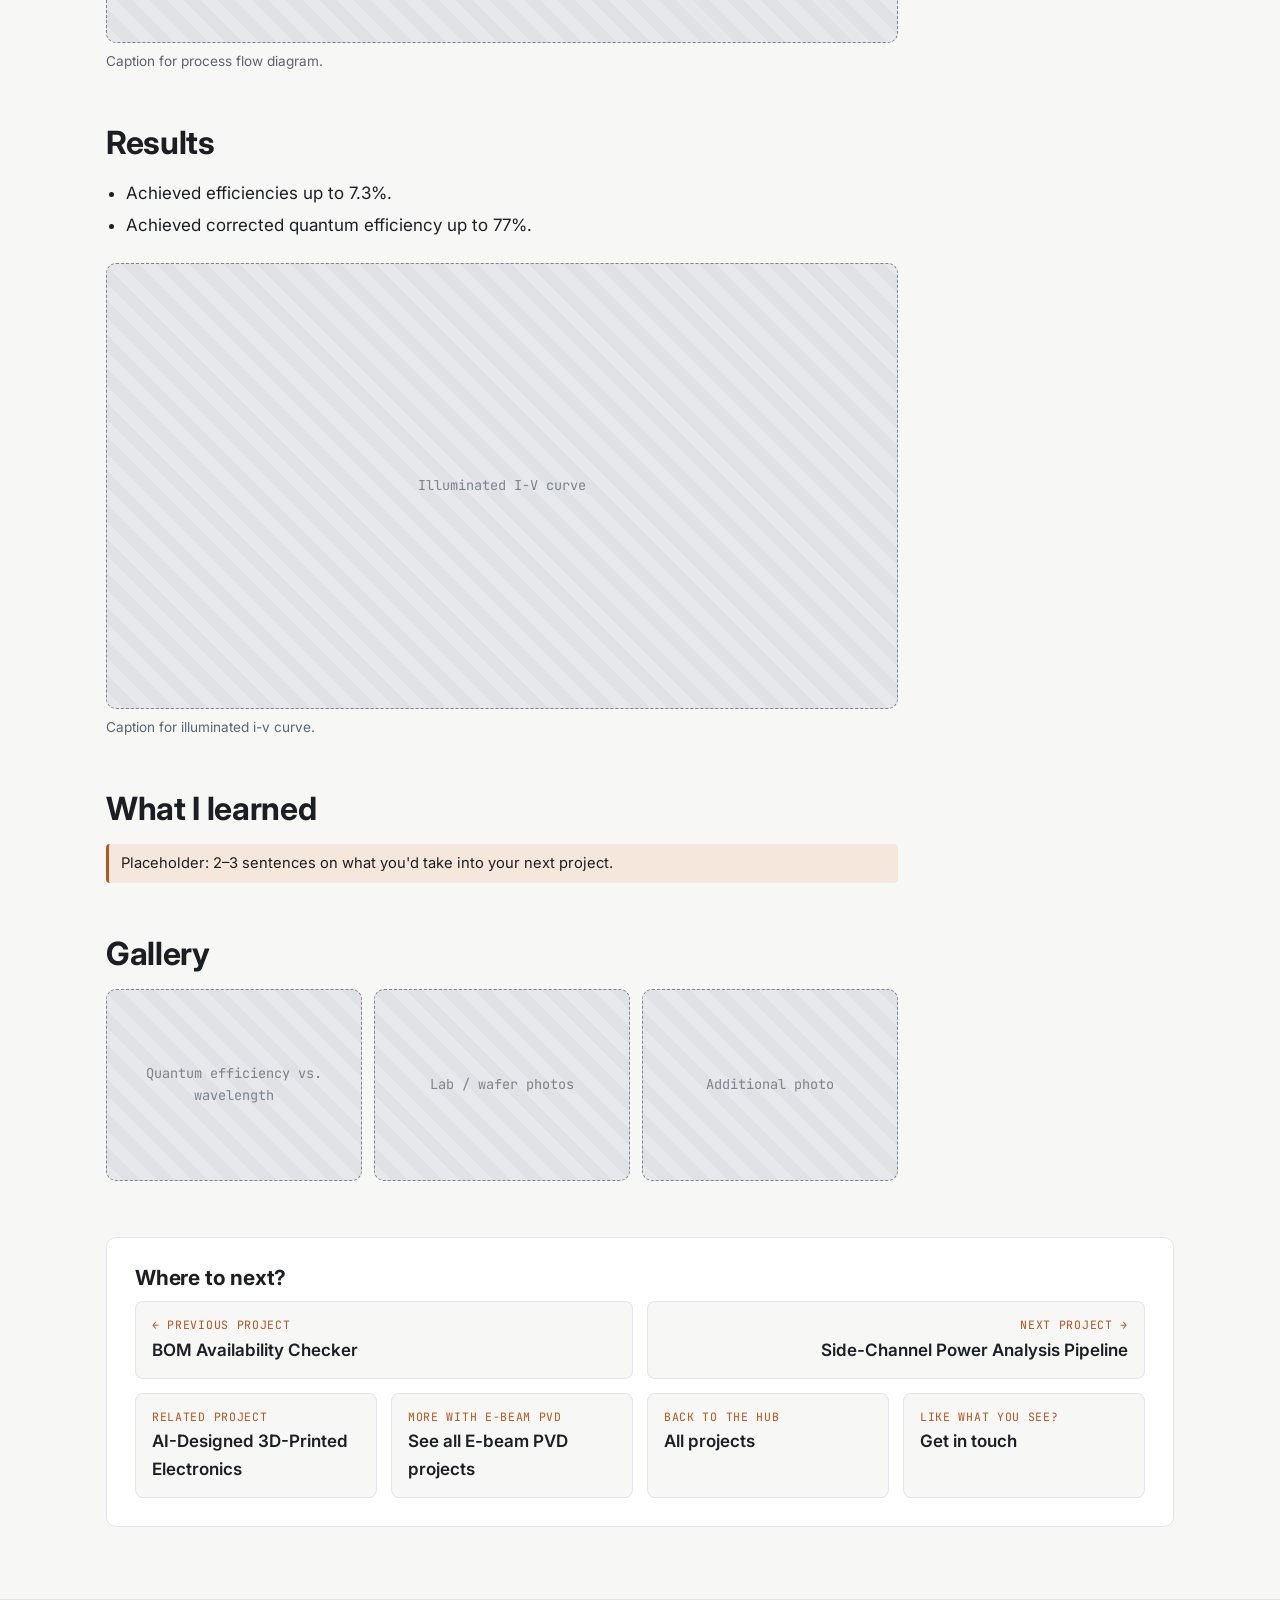
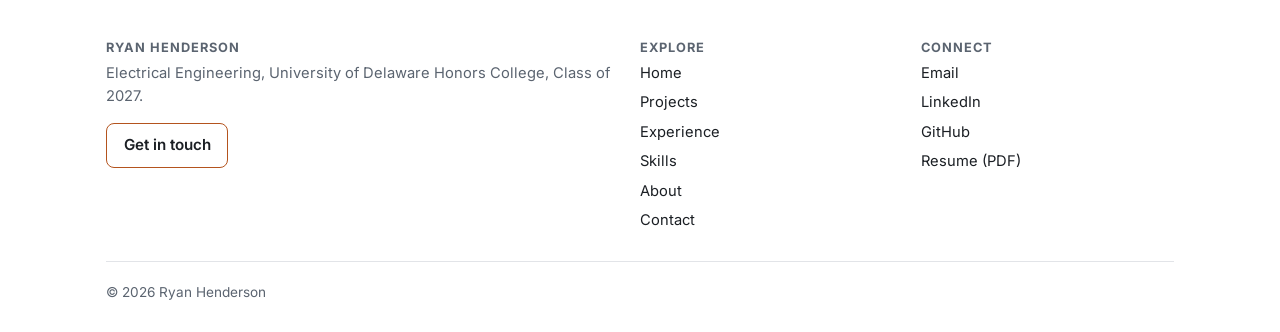
<file: projects/silicon-solar-cells.html>
<!doctype html>
<html lang="en">
<head>
  <meta charset="utf-8">
  <meta name="viewport" content="width=device-width, initial-scale=1">
  <title>Silicon Solar Cell Fabrication · Ryan Henderson</title>
  <meta name="description" content="Fabricating and characterizing silicon solar cells from bare wafer to finished device.">
  <script>try{var t=localStorage.getItem("theme");if(t)document.documentElement.dataset.theme=t}catch(e){}</script>
  <link rel="preconnect" href="https://fonts.googleapis.com">
  <link rel="preconnect" href="https://fonts.gstatic.com" crossorigin>
  <link href="https://fonts.googleapis.com/css2?family=Inter:wght@400;500;600;700&family=JetBrains+Mono:wght@400;500&display=swap" rel="stylesheet">
  <link rel="stylesheet" href="../css/styles.css">
  <script src="../js/data.js" defer></script>
  <script src="../js/main.js" defer></script>
</head>
<body data-page="project" data-root="../" data-project="silicon-solar-cells">
  <a class="skip-link" href="#main">Skip to content</a>
  <header id="site-header"></header>

  <main id="main">
    <div class="container">
      <nav class="breadcrumbs" id="breadcrumbs" aria-label="Breadcrumb"></nav>

      <div class="project-hero">
        <div>
          <h1>Silicon Solar Cell Fabrication</h1>
          <p class="meta" id="project-meta"></p>
          <figure class="hero-media">
            <div class="media-ph">Hero: photo of finished solar cells</div>
          </figure>
          <p class="lead">I fabricated silicon solar cells from start to finish (wafer preparation, diffusion, HF etching, and metal contact deposition), then characterized the finished devices.</p>
        </div>
        <!-- Filled in from js/data.js: key result, role, dates, tools -->
        <aside class="glance" id="glance"></aside>
      </div>

      <article class="prose">
        <h2>The problem</h2>
          <p class="todo">Placeholder: what problem were you solving, and why did it matter?</p>

        <h2>My approach</h2>
          <ul>
            <li>Prepared wafers, performed diffusion, and HF-etched the surface.</li>
            <li>Deposited Al and Ti/Pd/Ag thin-film contacts with electron-beam physical vapor deposition, and analyzed deposition rate, thickness, and beam-current data.</li>
            <li>Characterized devices with four-point probe measurements, illuminated I-V testing, and quantum efficiency measurements from 340–1200 nm.</li>
          </ul>
          <figure>
            <div class="media-ph">Process flow diagram</div>
            <figcaption>Caption for process flow diagram.</figcaption>
          </figure>

        <h2>Results</h2>
          <ul>
            <li>Achieved efficiencies up to 7.3%.</li>
            <li>Achieved corrected quantum efficiency up to 77%.</li>
          </ul>
          <figure>
            <div class="media-ph">Illuminated I-V curve</div>
            <figcaption>Caption for illuminated i-v curve.</figcaption>
          </figure>

        <h2>What I learned</h2>
          <p class="todo">Placeholder: 2–3 sentences on what you'd take into your next project.</p>

        <h2>Gallery</h2>
        <!-- Replace placeholders with <img src="../assets/images/..." alt="..."> — clicking enlarges them. -->
        <div class="gallery">
          <div class="media-ph">Quantum efficiency vs. wavelength</div>
          <div class="media-ph">Lab / wafer photos</div>
          <div class="media-ph">Additional photo</div>
        </div>
      </article>

      <!-- Filled in from js/data.js: prev/next, related projects, context, contact -->
      <section id="next-steps" aria-label="Where to next"></section>
    </div>
  </main>

  <footer id="site-footer"></footer>
</body>
</html>
</file>
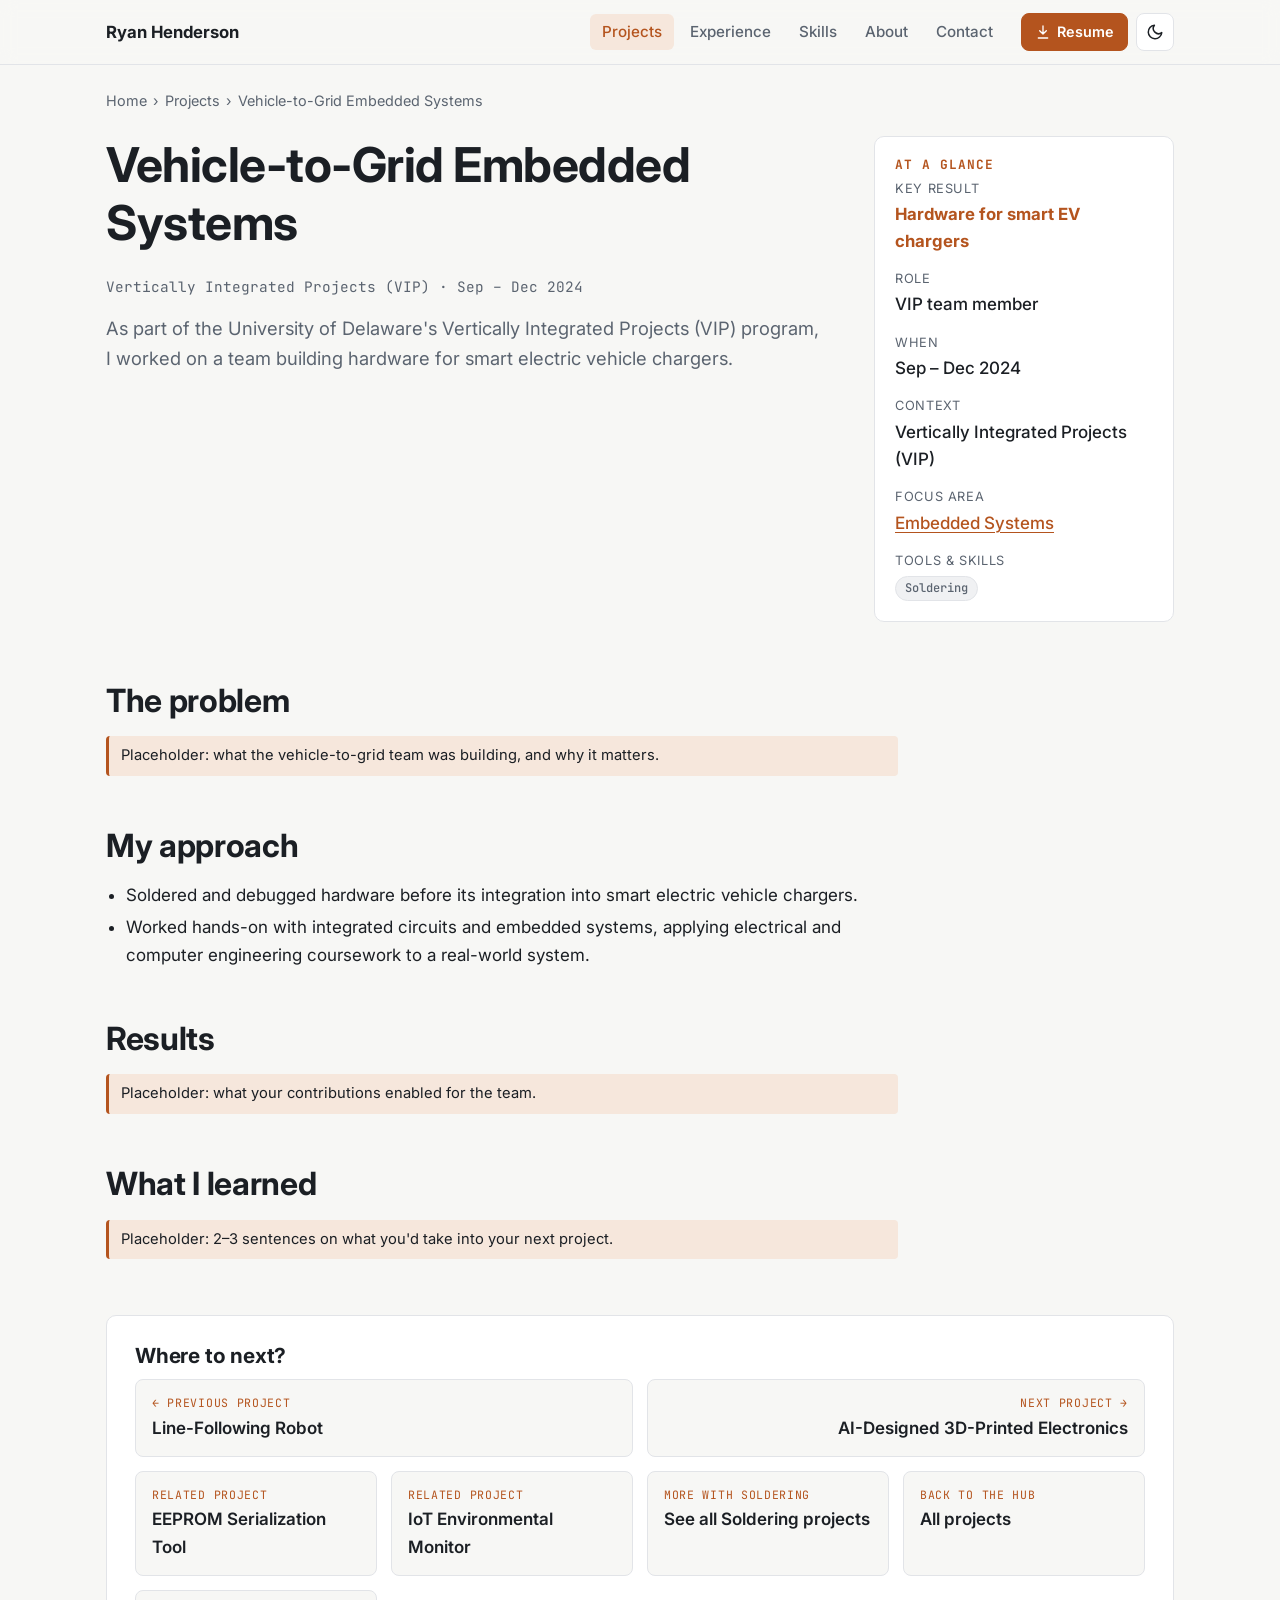
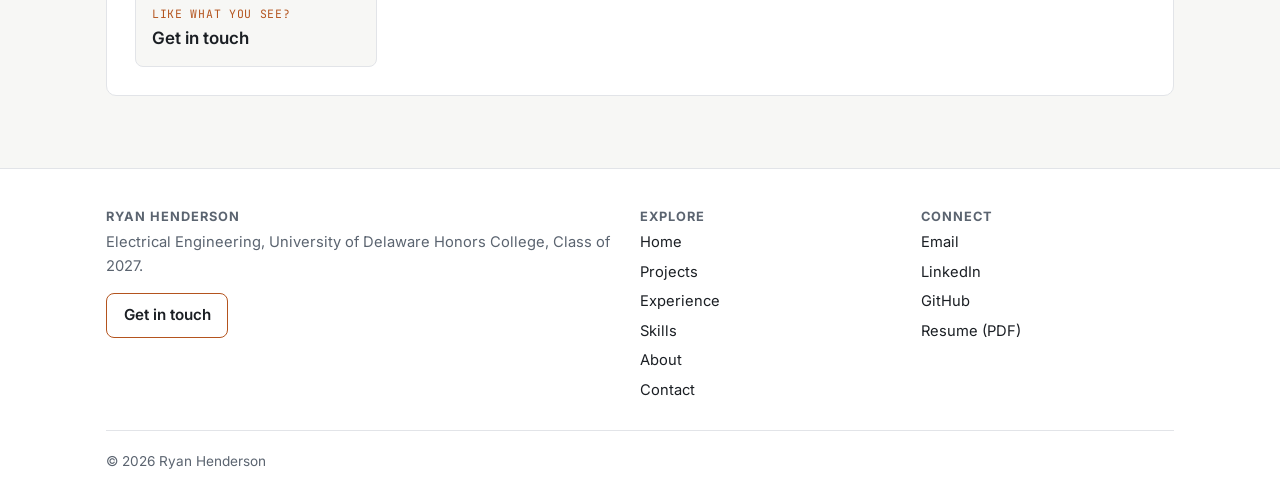
<file: projects/vehicle-to-grid-vip.html>
<!doctype html>
<html lang="en">
<head>
  <meta charset="utf-8">
  <meta name="viewport" content="width=device-width, initial-scale=1">
  <title>Vehicle-to-Grid Embedded Systems · Ryan Henderson</title>
  <meta name="description" content="Vertically Integrated Projects team work on hardware for smart electric vehicle chargers.">
  <script>try{var t=localStorage.getItem("theme");if(t)document.documentElement.dataset.theme=t}catch(e){}</script>
  <link rel="preconnect" href="https://fonts.googleapis.com">
  <link rel="preconnect" href="https://fonts.gstatic.com" crossorigin>
  <link href="https://fonts.googleapis.com/css2?family=Inter:wght@400;500;600;700&family=JetBrains+Mono:wght@400;500&display=swap" rel="stylesheet">
  <link rel="stylesheet" href="../css/styles.css">
  <script src="../js/data.js" defer></script>
  <script src="../js/main.js" defer></script>
</head>
<body data-page="project" data-root="../" data-project="vehicle-to-grid-vip">
  <a class="skip-link" href="#main">Skip to content</a>
  <header id="site-header"></header>

  <main id="main">
    <div class="container">
      <nav class="breadcrumbs" id="breadcrumbs" aria-label="Breadcrumb"></nav>

      <div class="project-hero">
        <div>
          <h1>Vehicle-to-Grid Embedded Systems</h1>
          <p class="meta" id="project-meta"></p>
          <p class="lead">As part of the University of Delaware's Vertically Integrated Projects (VIP) program, I worked on a team building hardware for smart electric vehicle chargers.</p>
        </div>
        <!-- Filled in from js/data.js: key result, role, dates, tools -->
        <aside class="glance" id="glance"></aside>
      </div>

      <article class="prose">
        <h2>The problem</h2>
          <p class="todo">Placeholder: what the vehicle-to-grid team was building, and why it matters.</p>

        <h2>My approach</h2>
          <ul>
            <li>Soldered and debugged hardware before its integration into smart electric vehicle chargers.</li>
            <li>Worked hands-on with integrated circuits and embedded systems, applying electrical and computer engineering coursework to a real-world system.</li>
          </ul>

        <h2>Results</h2>
          <p class="todo">Placeholder: what your contributions enabled for the team.</p>

        <h2>What I learned</h2>
          <p class="todo">Placeholder: 2–3 sentences on what you'd take into your next project.</p>
      </article>

      <!-- Filled in from js/data.js: prev/next, related projects, context, contact -->
      <section id="next-steps" aria-label="Where to next"></section>
    </div>
  </main>

  <footer id="site-footer"></footer>
</body>
</html>
</file>
<file: css/styles.css>
/* ==========================================================================
   Ryan Henderson — Portfolio
   Shared stylesheet for every page.
   ========================================================================== */

/* ---------- Design tokens ---------- */
:root {
  --bg: #f7f7f5;
  --surface: #ffffff;
  --surface-2: #f0f1f3;
  --text: #1b1f24;
  --muted: #5b6470;
  --border: #e2e4e8;
  --accent: #b4541e;          /* copper */
  --accent-hover: #93431a;
  --accent-ink: #ffffff;
  --accent-soft: #f6e7dc;
  --placeholder: #e6e8eb;
  --placeholder-ink: #7a838e;
  --shadow: 0 1px 2px rgba(16, 24, 40, .06), 0 4px 12px rgba(16, 24, 40, .06);

  --font-sans: "Inter", system-ui, -apple-system, "Segoe UI", Roboto, sans-serif;
  --font-mono: "JetBrains Mono", ui-monospace, Consolas, monospace;

  --radius: 10px;
  --max-width: 1100px;
  --gutter: 16px;
  --header-h: 64px;
  color-scheme: light;
}

@media (prefers-color-scheme: dark) {
  :root:not([data-theme="light"]) {
    --bg: #0f1216;
    --surface: #171b21;
    --surface-2: #1e232a;
    --text: #e7e9ec;
    --muted: #9aa3ad;
    --border: #2a3038;
    --accent: #e08a4f;
    --accent-hover: #f0a06a;
    --accent-ink: #1b1f24;
    --accent-soft: #3a2618;
    --placeholder: #222831;
    --placeholder-ink: #8a939e;
    --shadow: 0 1px 2px rgba(0, 0, 0, .3), 0 4px 12px rgba(0, 0, 0, .25);
    color-scheme: dark;
  }
}

:root[data-theme="dark"] {
  --bg: #0f1216;
  --surface: #171b21;
  --surface-2: #1e232a;
  --text: #e7e9ec;
  --muted: #9aa3ad;
  --border: #2a3038;
  --accent: #e08a4f;
  --accent-hover: #f0a06a;
  --accent-ink: #1b1f24;
  --accent-soft: #3a2618;
  --placeholder: #222831;
  --placeholder-ink: #8a939e;
  --shadow: 0 1px 2px rgba(0, 0, 0, .3), 0 4px 12px rgba(0, 0, 0, .25);
  color-scheme: dark;
}

/* ---------- Base ---------- */
*, *::before, *::after { box-sizing: border-box; }

html { scroll-padding-top: calc(var(--header-h) + 16px); }

body {
  margin: 0;
  background: var(--bg);
  color: var(--text);
  font-family: var(--font-sans);
  font-size: 17px;
  line-height: 1.6;
  -webkit-font-smoothing: antialiased;
  overflow-x: hidden;
}

h1, h2, h3, h4 { line-height: 1.2; margin: 0 0 .5em; letter-spacing: -.01em; }
h1 { font-size: clamp(2rem, 4vw + 1rem, 3rem); }
h2 { font-size: clamp(1.5rem, 2vw + 1rem, 2rem); }
h3 { font-size: 1.2rem; }
p  { margin: 0 0 1em; }

a { color: var(--accent); text-decoration-thickness: 1px; text-underline-offset: 3px; }
a:hover { color: var(--accent-hover); }

img, video { max-width: 100%; height: auto; display: block; }

:focus-visible { outline: 2px solid var(--accent); outline-offset: 3px; border-radius: 4px; }

.container { max-width: var(--max-width); margin: 0 auto; padding: 0 var(--gutter); }
.section { padding: 56px 0; }
.section + .section { border-top: 1px solid var(--border); }
.eyebrow {
  font-family: var(--font-mono);
  font-size: .8rem;
  text-transform: uppercase;
  letter-spacing: .08em;
  color: var(--accent);
  margin-bottom: .5rem;
}
.muted { color: var(--muted); }
.lead { font-size: 1.15rem; color: var(--muted); max-width: 60ch; }

.skip-link {
  position: absolute; left: -999px; top: 8px;
  background: var(--accent); color: var(--accent-ink);
  padding: 8px 12px; border-radius: 6px; z-index: 100;
}
.skip-link:focus { left: 8px; }

/* ---------- Buttons ---------- */
.btn {
  display: inline-flex; align-items: center; gap: .4em;
  padding: .6em 1.1em;
  border-radius: 8px;
  border: 1px solid var(--accent);
  background: var(--accent);
  color: var(--accent-ink);
  font: inherit; font-weight: 600; font-size: .95rem;
  text-decoration: none;
  cursor: pointer;
  transition: background .15s, border-color .15s, color .15s;
}
.btn:hover { background: var(--accent-hover); border-color: var(--accent-hover); color: var(--accent-ink); }
.btn-outline { background: transparent; color: var(--accent); }
.btn-outline:hover { background: var(--accent-soft); color: var(--accent); }
.btn-row { display: flex; flex-wrap: wrap; gap: 12px; }

/* ---------- Header / nav ---------- */
.site-header {
  position: sticky; top: 0; z-index: 50;
  background: color-mix(in srgb, var(--bg) 88%, transparent);
  backdrop-filter: blur(8px);
  border-bottom: 1px solid var(--border);
}
.header-inner {
  display: flex; align-items: center; gap: 16px;
  height: var(--header-h);
}
.brand {
  font-weight: 700; font-size: 1.05rem;
  color: var(--text); text-decoration: none;
  margin-right: auto;
}
.brand:hover { color: var(--accent); }
.site-nav ul { list-style: none; display: flex; gap: 4px; margin: 0; padding: 0; }
.site-nav a {
  display: block; padding: 6px 12px; border-radius: 6px;
  color: var(--muted); text-decoration: none; font-weight: 500; font-size: .95rem;
}
.site-nav a:hover { color: var(--text); background: var(--surface-2); }
.site-nav a[aria-current="page"] { color: var(--accent); background: var(--accent-soft); }
.header-actions { display: flex; align-items: center; gap: 8px; }
.header-actions .btn { padding: .45em .9em; font-size: .9rem; }

.icon-btn {
  display: inline-grid; place-items: center;
  width: 38px; height: 38px;
  border-radius: 8px;
  border: 1px solid var(--border);
  background: var(--surface);
  color: var(--text);
  cursor: pointer;
}
.icon-btn:hover { border-color: var(--accent); color: var(--accent); }
.icon-btn svg { width: 18px; height: 18px; }
.menu-toggle { display: none; }

@media (max-width: 820px) {
  .menu-toggle { display: inline-grid; }
  .site-nav {
    position: absolute; top: var(--header-h); left: 0; right: 0;
    background: var(--surface);
    border-bottom: 1px solid var(--border);
    box-shadow: var(--shadow);
    display: none;
  }
  .site-nav.open { display: block; }
  .site-nav ul { flex-direction: column; padding: 8px var(--gutter) 16px; }
  .site-nav a { padding: 10px 12px; }
  .header-actions .resume-btn { display: none; }
}

/* ---------- Breadcrumbs ---------- */
.breadcrumbs { font-size: .9rem; color: var(--muted); padding-top: 24px; }
.breadcrumbs ol { list-style: none; margin: 0; padding: 0; display: flex; flex-wrap: wrap; gap: 6px; }
.breadcrumbs li + li::before { content: "›"; margin-right: 6px; color: var(--muted); }
.breadcrumbs a { color: var(--muted); text-decoration: none; }
.breadcrumbs a:hover { color: var(--accent); text-decoration: underline; }

/* ---------- Page header ---------- */
.page-header { padding: 48px 0 24px; }
.page-header .lead { margin-bottom: 0; }

/* ---------- Media placeholders ----------
   Swap any .media-ph for an <img>/<video> once media is ready. */
.media-ph {
  display: grid; place-items: center;
  margin: 0;
  aspect-ratio: 16 / 9;
  background:
    repeating-linear-gradient(45deg, transparent 0 12px, rgba(127,127,127,.06) 12px 24px),
    var(--placeholder);
  border: 1px dashed var(--placeholder-ink);
  border-radius: var(--radius);
  color: var(--placeholder-ink);
  font-family: var(--font-mono);
  font-size: .85rem;
  text-align: center;
  padding: 12px;
}
.media-ph.square   { aspect-ratio: 1 / 1; }
.media-ph.portrait { aspect-ratio: 4 / 5; }
.media-ph.wide     { aspect-ratio: 21 / 9; }
figure { margin: 0; }
figcaption { font-size: .85rem; color: var(--muted); margin-top: 8px; }
.media-frame { border-radius: var(--radius); overflow: hidden; border: 1px solid var(--border); }

/* ---------- Tags ---------- */
.tags { display: flex; flex-wrap: wrap; gap: 6px; list-style: none; margin: 0; padding: 0; }
.tag {
  position: relative; z-index: 2;      /* sits above stretched card links */
  display: inline-block;
  padding: 2px 9px;
  border-radius: 999px;
  border: 1px solid var(--border);
  background: var(--surface-2);
  color: var(--muted);
  font-family: var(--font-mono);
  font-size: .75rem;
  text-decoration: none;
  white-space: nowrap;
}
a.tag:hover { border-color: var(--accent); color: var(--accent); }
.tag.status { background: var(--accent-soft); border-color: transparent; color: var(--accent); }

/* ---------- Grids & cards ---------- */
.grid { display: grid; gap: 20px; grid-template-columns: repeat(auto-fill, minmax(min(100%, 300px), 1fr)); }

.card {
  position: relative;
  display: flex; flex-direction: column;
  background: var(--surface);
  border: 1px solid var(--border);
  border-radius: var(--radius);
  overflow: hidden;
  transition: transform .15s, box-shadow .15s, border-color .15s;
}
.card:hover { transform: translateY(-2px); box-shadow: var(--shadow); border-color: color-mix(in srgb, var(--accent) 40%, var(--border)); }
.card .media-ph, .card img.thumb { border-radius: 0; border: 0; border-bottom: 1px solid var(--border); }
.card img.thumb { aspect-ratio: 16 / 9; object-fit: cover; width: 100%; }
.card-body { padding: 16px 18px 18px; display: flex; flex-direction: column; gap: 8px; flex: 1; }
.card-meta { font-size: .82rem; color: var(--muted); font-family: var(--font-mono); }
.card h3 { margin: 0; font-size: 1.1rem; }
.card h3 a { color: var(--text); text-decoration: none; }
.card h3 a::after { content: ""; position: absolute; inset: 0; z-index: 1; }  /* whole card clickable */
.card:hover h3 a { color: var(--accent); }
.card p { margin: 0; color: var(--muted); font-size: .95rem; }
.card .tags { margin-top: auto; padding-top: 6px; }
.card[hidden] { display: none; }

/* Explore tiles (home) */
.explore { display: grid; gap: 16px; grid-template-columns: repeat(auto-fit, minmax(min(100%, 220px), 1fr)); }
.explore a {
  display: block; padding: 22px;
  background: var(--surface);
  border: 1px solid var(--border);
  border-radius: var(--radius);
  color: var(--text); text-decoration: none;
  transition: border-color .15s, transform .15s;
}
.explore a:hover { border-color: var(--accent); transform: translateY(-2px); }
.explore .tile-icon { color: var(--accent); margin-bottom: 10px; }
.explore .tile-icon svg { width: 28px; height: 28px; }
.explore strong { display: block; font-size: 1.1rem; margin-bottom: 4px; }
.explore span.muted { font-size: .92rem; }

/* ---------- Hero (home) ---------- */
.hero { padding: 64px 0 56px; }
.hero-inner { display: grid; gap: 40px; grid-template-columns: 220px 1fr; align-items: center; }
.hero .media-ph, .hero img.portrait { width: 220px; aspect-ratio: 1 / 1; border-radius: 50%; object-fit: cover; }
.hero h1 { margin-bottom: .2em; }
.hero .role { font-size: 1.2rem; color: var(--muted); margin-bottom: .8em; }
@media (max-width: 700px) {
  .hero { padding: 40px 0; }
  .hero-inner { grid-template-columns: 1fr; gap: 24px; }
  .hero .media-ph, .hero img.portrait { width: 140px; }
}

.callout {
  display: flex; flex-wrap: wrap; align-items: center; justify-content: space-between; gap: 16px;
  padding: 22px 24px;
  border-radius: var(--radius);
  background: var(--accent-soft);
  border: 1px solid color-mix(in srgb, var(--accent) 30%, transparent);
}
.callout p { margin: 0; }

/* ---------- Filters (projects) ---------- */
.filters { display: flex; flex-wrap: wrap; gap: 8px; margin-bottom: 16px; }
.filter-btn {
  padding: 6px 14px;
  border-radius: 999px;
  border: 1px solid var(--border);
  background: var(--surface);
  color: var(--muted);
  font: inherit; font-size: .9rem; font-weight: 500;
  cursor: pointer;
}
.filter-btn:hover { border-color: var(--accent); color: var(--accent); }
.filter-btn[aria-pressed="true"] { background: var(--accent); border-color: var(--accent); color: var(--accent-ink); }
.active-filter {
  display: flex; flex-wrap: wrap; align-items: center; gap: 10px;
  margin-bottom: 16px; font-size: .95rem; color: var(--muted);
}
.active-filter[hidden] { display: none; }
.clear-filter {
  border: 0; background: none; color: var(--accent);
  font: inherit; font-size: .9rem; cursor: pointer; text-decoration: underline;
}
.result-count { font-size: .9rem; color: var(--muted); margin-bottom: 20px; }
.empty-state { padding: 32px; text-align: center; color: var(--muted); border: 1px dashed var(--border); border-radius: var(--radius); }

.compact-list { list-style: none; padding: 0; margin: 0; display: grid; gap: 12px; }
.compact-list li {
  padding: 16px 18px;
  background: var(--surface);
  border: 1px solid var(--border);
  border-radius: var(--radius);
}
.compact-list strong { display: block; }

/* ---------- Project detail ---------- */
.project-hero { display: grid; gap: 32px; grid-template-columns: 1fr 300px; align-items: start; padding: 24px 0 8px; }
.project-hero .meta { color: var(--muted); font-family: var(--font-mono); font-size: .9rem; margin-bottom: 16px; }
.project-hero .hero-media { margin-bottom: 20px; }
.glance {
  position: sticky; top: calc(var(--header-h) + 16px);
  background: var(--surface);
  border: 1px solid var(--border);
  border-radius: var(--radius);
  padding: 20px;
}
.glance h2 { font-size: .8rem; font-family: var(--font-mono); text-transform: uppercase; letter-spacing: .08em; color: var(--accent); }
.glance dl { margin: 0; display: grid; gap: 14px; }
.glance dt { font-size: .8rem; color: var(--muted); text-transform: uppercase; letter-spacing: .05em; }
.glance dd { margin: 2px 0 0; font-weight: 500; }
.glance .key-result { font-size: 1.05rem; color: var(--accent); font-weight: 700; }
@media (max-width: 860px) {
  .project-hero { grid-template-columns: 1fr; }
  .glance { position: static; }
}

.prose { max-width: 72ch; }
.prose h2 { margin-top: 1.6em; }
.prose figure { margin: 24px 0; }
.prose ul { padding-left: 1.2em; }
.prose li { margin-bottom: .3em; }
.todo {
  background: var(--accent-soft); color: var(--text);
  border-left: 3px solid var(--accent);
  padding: 8px 12px; border-radius: 4px; font-size: .92rem;
}

.gallery { display: grid; gap: 12px; grid-template-columns: repeat(auto-fill, minmax(min(100%, 200px), 1fr)); }
.gallery img { aspect-ratio: 4 / 3; object-fit: cover; width: 100%; border-radius: 8px; cursor: zoom-in; border: 1px solid var(--border); }
.gallery .media-ph { aspect-ratio: 4 / 3; }

/* Lightbox */
.lightbox {
  position: fixed; inset: 0; z-index: 200;
  display: grid; place-items: center;
  background: rgba(0, 0, 0, .85);
  padding: 24px;
}
.lightbox[hidden] { display: none; }
.lightbox img { max-height: 85vh; max-width: 100%; border-radius: 6px; }
.lightbox figcaption { color: #ddd; text-align: center; }
.lightbox .icon-btn { position: absolute; top: 16px; right: 16px; }

/* ---------- "Where to next?" block ---------- */
.next-steps {
  margin-top: 56px;
  padding: 28px;
  background: var(--surface);
  border: 1px solid var(--border);
  border-radius: var(--radius);
}
.next-steps > h2 { font-size: 1.3rem; }
.next-grid { display: grid; gap: 14px; grid-template-columns: repeat(auto-fit, minmax(min(100%, 220px), 1fr)); }
.next-link {
  display: block; padding: 14px 16px;
  border: 1px solid var(--border);
  border-radius: 8px;
  background: var(--bg);
  color: var(--text); text-decoration: none;
  transition: border-color .15s;
}
.next-link:hover { border-color: var(--accent); color: var(--text); }
.next-link small {
  display: block;
  font-family: var(--font-mono); font-size: .72rem;
  text-transform: uppercase; letter-spacing: .06em;
  color: var(--accent); margin-bottom: 2px;
}
.next-link span { font-weight: 600; }
.pager { display: flex; justify-content: space-between; gap: 14px; margin-bottom: 14px; }
.pager .next-link { flex: 1; }
.pager .next-link.next { text-align: right; }

/* ---------- Experience timeline ---------- */
.timeline { list-style: none; margin: 0; padding: 0 0 0 28px; position: relative; }
.timeline::before { content: ""; position: absolute; left: 7px; top: 8px; bottom: 8px; width: 2px; background: var(--border); }
.timeline > li { position: relative; margin-bottom: 18px; }
.timeline > li::before {
  content: ""; position: absolute; left: -28px; top: 22px;
  width: 16px; height: 16px; border-radius: 50%;
  background: var(--bg); border: 3px solid var(--accent);
}
.timeline details {
  background: var(--surface);
  border: 1px solid var(--border);
  border-radius: var(--radius);
}
.timeline details[open] { border-color: color-mix(in srgb, var(--accent) 40%, var(--border)); }
.timeline summary {
  position: relative;
  list-style: none; cursor: pointer;
  padding: 16px 48px 16px 20px;
  display: flex; flex-wrap: wrap; align-items: baseline; gap: 4px 16px;
}
.timeline summary::-webkit-details-marker { display: none; }
.timeline summary::after {
  content: "+";
  position: absolute; top: 14px; right: 20px;
  font-family: var(--font-mono); font-size: 1.2rem; color: var(--accent);
}
.timeline details[open] summary::after { content: "−"; }
.timeline summary h3 { margin: 0; font-size: 1.1rem; }
.timeline .when { font-family: var(--font-mono); font-size: .85rem; color: var(--muted); }
.timeline .role { width: 100%; color: var(--muted); font-size: .95rem; }
.timeline .details-body { padding: 0 20px 20px; }
.timeline .details-body ul { padding-left: 1.2em; margin: 0 0 1em; }
.timeline .details-body h4 { font-size: .8rem; text-transform: uppercase; letter-spacing: .06em; color: var(--muted); margin-top: 1em; }
.timeline-controls { display: flex; gap: 8px; margin-bottom: 20px; }

/* ---------- Skills ---------- */
.skill-groups { display: grid; gap: 20px; grid-template-columns: repeat(auto-fit, minmax(min(100%, 300px), 1fr)); }
.skill-group {
  background: var(--surface);
  border: 1px solid var(--border);
  border-radius: var(--radius);
  padding: 20px;
}
.skill-group h2 { font-size: 1.05rem; }
.skill-list { list-style: none; margin: 0; padding: 0; display: grid; gap: 6px; }
.skill-list a, .skill-list span.skill {
  display: flex; justify-content: space-between; align-items: center;
  padding: 8px 12px; border-radius: 6px;
  color: var(--text); text-decoration: none;
  background: var(--bg);
}
.skill-list a:hover { background: var(--accent-soft); color: var(--accent); }
.skill-list .count {
  font-family: var(--font-mono); font-size: .78rem;
  color: var(--muted);
}
.skill-list span.skill { color: var(--muted); }

/* ---------- About / contact ---------- */
.two-col { display: grid; gap: 40px; grid-template-columns: 280px 1fr; align-items: start; }
@media (max-width: 760px) { .two-col { grid-template-columns: 1fr; } }

.contact-list { list-style: none; padding: 0; margin: 0; display: grid; gap: 12px; max-width: 520px; }
.contact-list a {
  display: flex; align-items: center; gap: 14px;
  padding: 16px 18px;
  background: var(--surface);
  border: 1px solid var(--border);
  border-radius: var(--radius);
  color: var(--text); text-decoration: none;
}
.contact-list a:hover { border-color: var(--accent); }
.contact-list svg { width: 22px; height: 22px; color: var(--accent); flex-shrink: 0; }
.contact-list small { display: block; color: var(--muted); font-size: .85rem; }

/* ---------- Footer ---------- */
.site-footer {
  margin-top: 72px;
  border-top: 1px solid var(--border);
  background: var(--surface);
  padding: 40px 0 28px;
  font-size: .92rem;
}
.footer-grid { display: grid; gap: 28px; grid-template-columns: 2fr 1fr 1fr; }
.site-footer h2 { font-size: .8rem; text-transform: uppercase; letter-spacing: .08em; color: var(--muted); }
.site-footer ul { list-style: none; padding: 0; margin: 0; display: grid; gap: 6px; }
.site-footer a { color: var(--text); text-decoration: none; }
.site-footer a:hover { color: var(--accent); text-decoration: underline; }
.footer-bottom { margin-top: 28px; padding-top: 20px; border-top: 1px solid var(--border); color: var(--muted); font-size: .85rem; }
@media (max-width: 700px) { .footer-grid { grid-template-columns: 1fr 1fr; } .footer-grid > :first-child { grid-column: 1 / -1; } }

@media (prefers-reduced-motion: reduce) {
  * { transition: none !important; }
}
</file>
